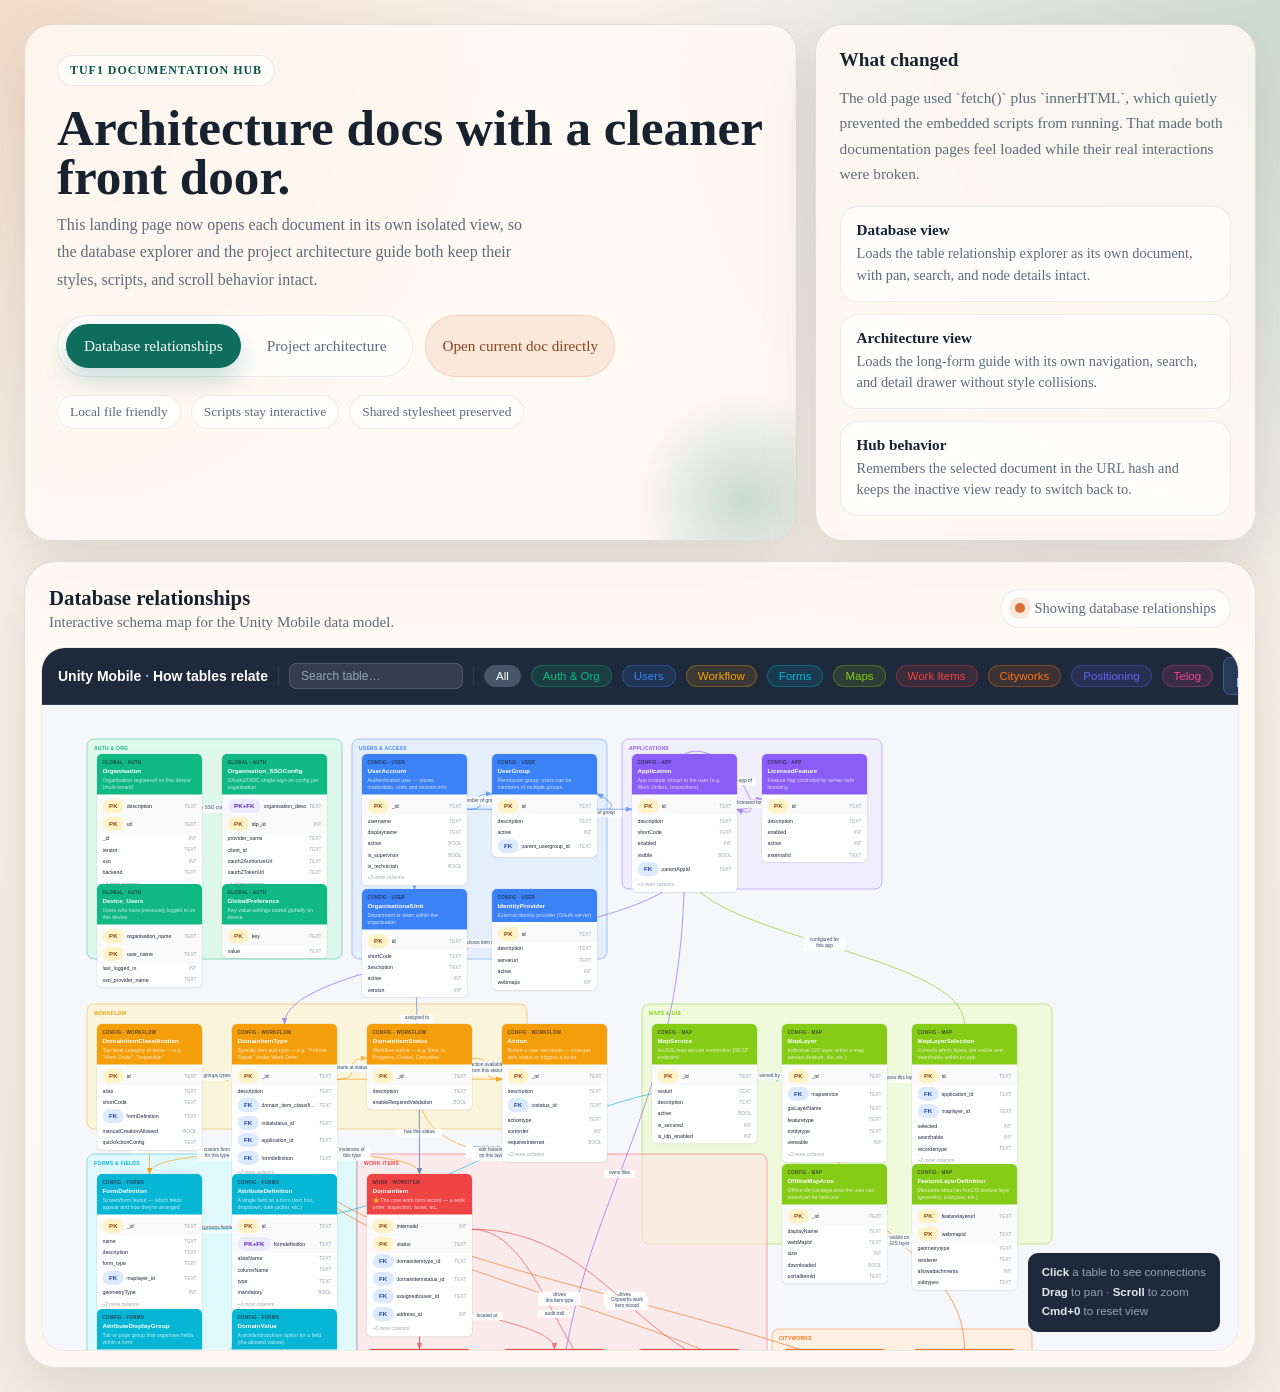
<file: index.html>
<!DOCTYPE html>
<html lang="en">
<head>
  <meta charset="UTF-8" />
  <meta name="viewport" content="width=device-width, initial-scale=1.0" />
  <title>TUF1 Docs Hub</title>
  <style>
    :root {
      --bg: #f4efe6;
      --panel: rgba(255, 251, 245, 0.82);
      --panel-strong: #fffaf2;
      --text: #18222f;
      --muted: #5f6b7a;
      --line: rgba(24, 34, 47, 0.12);
      --primary: #0f6d5f;
      --primary-strong: #0b5449;
      --accent: #d96f32;
      --shadow: 0 24px 60px rgba(43, 33, 24, 0.12);
      --radius-xl: 28px;
      --radius-lg: 18px;
      --radius-md: 12px;
    }

    * {
      box-sizing: border-box;
    }

    html,
    body {
      margin: 0;
      min-height: 100%;
      font-family: Georgia, "Times New Roman", serif;
      color: var(--text);
      background:
        radial-gradient(circle at top left, rgba(217, 111, 50, 0.18), transparent 30%),
        radial-gradient(circle at top right, rgba(15, 109, 95, 0.18), transparent 34%),
        linear-gradient(180deg, #f8f3eb 0%, var(--bg) 100%);
    }

    body {
      min-height: 100vh;
      padding: 24px;
    }

    .shell {
      max-width: 1500px;
      margin: 0 auto;
      display: grid;
      gap: 20px;
    }

    .hero {
      display: grid;
      grid-template-columns: minmax(0, 1.4fr) minmax(280px, 0.8fr);
      gap: 18px;
      align-items: stretch;
    }

    .hero-card,
    .meta-card,
    .viewer-card {
      border: 1px solid var(--line);
      background: var(--panel);
      backdrop-filter: blur(16px);
      box-shadow: var(--shadow);
    }

    .hero-card {
      border-radius: var(--radius-xl);
      padding: 30px 32px;
      position: relative;
      overflow: hidden;
    }

    .hero-card::after {
      content: "";
      position: absolute;
      inset: auto -60px -70px auto;
      width: 220px;
      height: 220px;
      border-radius: 50%;
      background: radial-gradient(circle, rgba(15, 109, 95, 0.22), transparent 70%);
      pointer-events: none;
    }

    .eyebrow {
      display: inline-flex;
      align-items: center;
      gap: 8px;
      padding: 7px 12px;
      border-radius: 999px;
      background: rgba(255, 255, 255, 0.66);
      border: 1px solid rgba(24, 34, 47, 0.08);
      color: var(--primary-strong);
      font-size: 12px;
      font-weight: 700;
      letter-spacing: 0.08em;
      text-transform: uppercase;
    }

    h1 {
      margin: 18px 0 10px;
      font-size: clamp(2.2rem, 4vw, 4rem);
      line-height: 0.95;
      font-weight: 700;
    }

    .hero-copy {
      max-width: 60ch;
      font-size: 1rem;
      line-height: 1.7;
      color: var(--muted);
      margin: 0 0 22px;
    }

    .actions {
      display: flex;
      flex-wrap: wrap;
      gap: 12px;
      margin-bottom: 18px;
    }

    .segmented {
      display: inline-flex;
      flex-wrap: wrap;
      gap: 8px;
      padding: 8px;
      border-radius: 999px;
      background: rgba(255, 255, 255, 0.72);
      border: 1px solid rgba(24, 34, 47, 0.08);
    }

    .view-button {
      appearance: none;
      border: 0;
      border-radius: 999px;
      padding: 12px 18px;
      min-height: 44px;
      background: transparent;
      color: var(--muted);
      font: inherit;
      font-size: 0.96rem;
      cursor: pointer;
      transition: background 0.2s ease, color 0.2s ease, transform 0.2s ease;
    }

    .view-button:hover,
    .view-button:focus-visible {
      background: rgba(15, 109, 95, 0.1);
      color: var(--primary-strong);
      outline: none;
    }

    .view-button.active {
      background: var(--primary);
      color: #fff;
      box-shadow: 0 12px 24px rgba(15, 109, 95, 0.22);
    }

    .quick-link {
      display: inline-flex;
      align-items: center;
      justify-content: center;
      min-height: 44px;
      padding: 12px 16px;
      border-radius: 999px;
      background: rgba(217, 111, 50, 0.12);
      border: 1px solid rgba(217, 111, 50, 0.18);
      color: #8a451f;
      text-decoration: none;
      font-size: 0.95rem;
    }

    .hero-notes {
      display: flex;
      flex-wrap: wrap;
      gap: 10px;
    }

    .chip {
      padding: 8px 12px;
      border-radius: 999px;
      background: rgba(255, 255, 255, 0.78);
      border: 1px solid rgba(24, 34, 47, 0.08);
      color: var(--muted);
      font-size: 0.84rem;
    }

    .meta-card {
      border-radius: var(--radius-xl);
      padding: 24px;
      display: grid;
      gap: 14px;
      align-content: start;
    }

    .meta-card h2 {
      margin: 0;
      font-size: 1.2rem;
    }

    .meta-card p {
      margin: 0;
      color: var(--muted);
      line-height: 1.65;
      font-size: 0.96rem;
    }

    .meta-list {
      display: grid;
      gap: 12px;
      margin-top: 6px;
    }

    .meta-item {
      padding: 14px 16px;
      border-radius: var(--radius-lg);
      background: rgba(255, 255, 255, 0.74);
      border: 1px solid rgba(24, 34, 47, 0.08);
    }

    .meta-item strong {
      display: block;
      margin-bottom: 4px;
      font-size: 0.95rem;
    }

    .meta-item span {
      color: var(--muted);
      font-size: 0.9rem;
      line-height: 1.5;
    }

    .viewer-card {
      border-radius: 32px;
      padding: 16px;
    }

    .viewer-topbar {
      display: flex;
      flex-wrap: wrap;
      gap: 12px;
      align-items: center;
      justify-content: space-between;
      padding: 8px 8px 16px;
    }

    .viewer-copy {
      min-width: 0;
    }

    .viewer-title {
      margin: 0 0 4px;
      font-size: 1.3rem;
    }

    .viewer-subtitle {
      margin: 0;
      color: var(--muted);
      font-size: 0.94rem;
    }

    .viewer-status {
      display: inline-flex;
      align-items: center;
      gap: 10px;
      padding: 10px 14px;
      border-radius: 999px;
      background: rgba(255, 255, 255, 0.78);
      border: 1px solid rgba(24, 34, 47, 0.08);
      color: var(--muted);
      font-size: 0.9rem;
    }

    .viewer-status::before {
      content: "";
      width: 10px;
      height: 10px;
      border-radius: 50%;
      background: var(--accent);
      box-shadow: 0 0 0 6px rgba(217, 111, 50, 0.15);
    }

    .frame-stack {
      position: relative;
      border-radius: 24px;
      overflow: hidden;
      background: var(--panel-strong);
      border: 1px solid rgba(24, 34, 47, 0.08);
      min-height: min(78vh, 940px);
    }

    .doc-frame {
      width: 100%;
      height: min(78vh, 940px);
      border: 0;
      display: none;
      background: #fff;
    }

    .doc-frame.active {
      display: block;
    }

    .loading {
      position: absolute;
      inset: 0;
      display: grid;
      place-items: center;
      background:
        linear-gradient(180deg, rgba(255, 250, 242, 0.96), rgba(255, 250, 242, 0.88));
      color: var(--muted);
      font-size: 0.95rem;
      letter-spacing: 0.03em;
      transition: opacity 0.25s ease, visibility 0.25s ease;
      z-index: 2;
    }

    .loading.hidden {
      opacity: 0;
      visibility: hidden;
      pointer-events: none;
    }

    .loading span {
      display: inline-flex;
      align-items: center;
      gap: 12px;
      padding: 14px 18px;
      border-radius: 999px;
      background: rgba(255, 255, 255, 0.85);
      border: 1px solid rgba(24, 34, 47, 0.08);
    }

    .loading span::before {
      content: "";
      width: 16px;
      height: 16px;
      border-radius: 50%;
      border: 2px solid rgba(15, 109, 95, 0.22);
      border-top-color: var(--primary);
      animation: spin 0.85s linear infinite;
    }

    @keyframes spin {
      to {
        transform: rotate(360deg);
      }
    }

    @media (max-width: 980px) {
      body {
        padding: 14px;
      }

      .hero {
        grid-template-columns: 1fr;
      }

      .hero-card,
      .meta-card,
      .viewer-card {
        border-radius: 24px;
      }

      .frame-stack,
      .doc-frame {
        min-height: 72vh;
        height: 72vh;
      }
    }

    @media (max-width: 640px) {
      .hero-card,
      .meta-card,
      .viewer-card {
        padding-left: 18px;
        padding-right: 18px;
      }

      .hero-card {
        padding-top: 22px;
        padding-bottom: 22px;
      }

      h1 {
        line-height: 1.02;
      }

      .viewer-topbar {
        padding-left: 0;
        padding-right: 0;
      }
    }
  </style>
</head>
<body>
  <main class="shell">
    <section class="hero">
      <article class="hero-card">
        <div class="eyebrow">TUF1 Documentation Hub</div>
        <h1>Architecture docs with a cleaner front door.</h1>
        <p class="hero-copy">
          This landing page now opens each document in its own isolated view, so the database explorer and the project
          architecture guide both keep their styles, scripts, and scroll behavior intact.
        </p>
        <div class="actions">
          <div class="segmented" role="tablist" aria-label="Documentation views">
            <button class="view-button active" type="button" data-view="database" role="tab" aria-selected="true">
              Database relationships
            </button>
            <button class="view-button" type="button" data-view="architecture" role="tab" aria-selected="false">
              Project architecture
            </button>
          </div>
          <a class="quick-link" id="openCurrentDoc" href="db_arch.html" target="_blank" rel="noopener noreferrer">
            Open current doc directly
          </a>
        </div>
        <div class="hero-notes">
          <span class="chip">Local file friendly</span>
          <span class="chip">Scripts stay interactive</span>
          <span class="chip">Shared stylesheet preserved</span>
        </div>
      </article>

      <aside class="meta-card">
        <h2>What changed</h2>
        <p>
          The old page used `fetch()` plus `innerHTML`, which quietly prevented the embedded scripts from running. That
          made both documentation pages feel loaded while their real interactions were broken.
        </p>
        <div class="meta-list">
          <div class="meta-item">
            <strong>Database view</strong>
            <span>Loads the table relationship explorer as its own document, with pan, search, and node details intact.</span>
          </div>
          <div class="meta-item">
            <strong>Architecture view</strong>
            <span>Loads the long-form guide with its own navigation, search, and detail drawer without style collisions.</span>
          </div>
          <div class="meta-item">
            <strong>Hub behavior</strong>
            <span>Remembers the selected document in the URL hash and keeps the inactive view ready to switch back to.</span>
          </div>
        </div>
      </aside>
    </section>

    <section class="viewer-card">
      <div class="viewer-topbar">
        <div class="viewer-copy">
          <h2 class="viewer-title" id="viewerTitle">Database relationships</h2>
          <p class="viewer-subtitle" id="viewerSubtitle">Interactive schema map for the Unity Mobile data model.</p>
        </div>
        <div class="viewer-status" id="viewerStatus">Ready</div>
      </div>

      <div class="frame-stack">
        <div class="loading" id="loadingState">
          <span>Loading document</span>
        </div>
        <iframe
          class="doc-frame active"
          id="frame-database"
          title="Database relationships documentation"
          src="db_arch.html"
        ></iframe>
        <iframe
          class="doc-frame"
          id="frame-architecture"
          title="Project architecture documentation"
          data-src="project_arch.html"
        ></iframe>
      </div>
    </section>
  </main>

  <script>
    const views = {
      database: {
        id: "database",
        title: "Database relationships",
        subtitle: "Interactive schema map for the Unity Mobile data model.",
        src: "db_arch.html"
      },
      architecture: {
        id: "architecture",
        title: "Project architecture",
        subtitle: "Long-form system guide with sections, search, and module detail panels.",
        src: "project_arch.html"
      }
    };

    const buttons = Array.from(document.querySelectorAll(".view-button"));
    const frames = {
      database: document.getElementById("frame-database"),
      architecture: document.getElementById("frame-architecture")
    };

    const loadingState = document.getElementById("loadingState");
    const viewerTitle = document.getElementById("viewerTitle");
    const viewerSubtitle = document.getElementById("viewerSubtitle");
    const viewerStatus = document.getElementById("viewerStatus");
    const openCurrentDoc = document.getElementById("openCurrentDoc");
    const loadedViews = new Set();

    function getRequestedView() {
      const hash = window.location.hash.replace("#", "");
      return views[hash] ? hash : "database";
    }

    function showLoading(message) {
      viewerStatus.textContent = message;
      loadingState.classList.remove("hidden");
    }

    function hideLoading(message) {
      viewerStatus.textContent = message;
      loadingState.classList.add("hidden");
    }

    function ensureFrameLoaded(viewId) {
      const frame = frames[viewId];
      const src = frame.getAttribute("data-src");
      if (src) {
        frame.src = src;
        frame.removeAttribute("data-src");
      }
    }

    function activateView(viewId, updateHash = true) {
      const view = views[viewId] || views.database;
      ensureFrameLoaded(view.id);

      buttons.forEach((button) => {
        const isActive = button.dataset.view === view.id;
        button.classList.toggle("active", isActive);
        button.setAttribute("aria-selected", String(isActive));
      });

      Object.entries(frames).forEach(([id, frame]) => {
        frame.classList.toggle("active", id === view.id);
      });

      viewerTitle.textContent = view.title;
      viewerSubtitle.textContent = view.subtitle;
      openCurrentDoc.href = view.src;

      if (loadedViews.has(view.id)) {
        hideLoading("Showing " + view.title.toLowerCase());
      } else {
        showLoading("Opening " + view.title.toLowerCase());
      }

      if (updateHash && window.location.hash !== "#" + view.id) {
        window.location.hash = view.id;
      }
    }

    buttons.forEach((button) => {
      button.addEventListener("click", () => activateView(button.dataset.view));
    });

    Object.entries(frames).forEach(([id, frame]) => {
      frame.addEventListener("load", () => {
        loadedViews.add(id);
        if (!frame.classList.contains("active")) {
          return;
        }
        hideLoading("Showing " + views[id].title.toLowerCase());
      });
    });

    window.addEventListener("hashchange", () => {
      activateView(getRequestedView(), false);
    });

    activateView(getRequestedView(), false);
  </script>
</body>
</html>
</file>
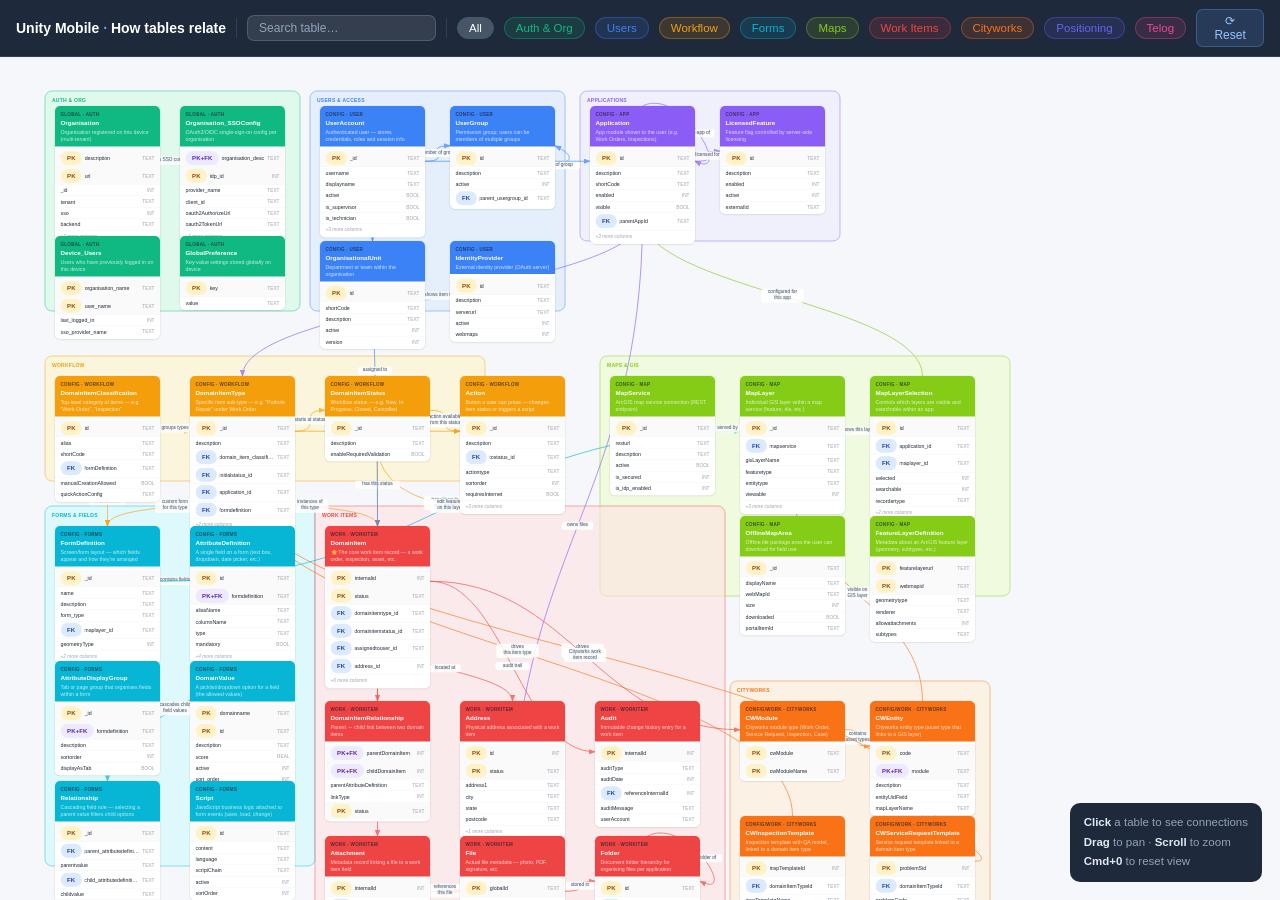
<file: db_arch.html>
<!DOCTYPE html>
<html lang="en">
<head>
  <meta charset="UTF-8" />
  <meta name="viewport" content="width=device-width, initial-scale=1.0" />
  <title>Unity Mobile - Database Relationships</title>
  <link rel="stylesheet" href="styles.css" />
  <style>
    body {
      overflow: hidden;
      height: 100vh;
    }
  </style>
</head>
<body>
<div>

  <div id="toolbar">
    <h1>Unity Mobile <span>·</span> How tables relate</h1>
    <div class="sep"></div>
    <input id="search" placeholder="Search table…" autocomplete="off" />
    <div class="sep"></div>
    <button class="filter-btn active" data-area="all">All</button>
    <button class="filter-btn" data-area="auth" style="--c:#10b981">Auth &amp; Org</button>
    <button class="filter-btn" data-area="user" style="--c:#3b82f6">Users</button>
    <button class="filter-btn" data-area="workflow" style="--c:#f59e0b">Workflow</button>
    <button class="filter-btn" data-area="forms" style="--c:#06b6d4">Forms</button>
    <button class="filter-btn" data-area="map" style="--c:#84cc16">Maps</button>
    <button class="filter-btn" data-area="workitem" style="--c:#ef4444">Work Items</button>
    <button class="filter-btn" data-area="cityworks" style="--c:#f97316">Cityworks</button>
    <button class="filter-btn" data-area="positioning" style="--c:#6366f1">Positioning</button>
    <button class="filter-btn" data-area="telog" style="--c:#ec4899">Telog</button>
    <button id="btn-reset">⟳ Reset</button>
  </div>

  <div id="canvas-outer">
    <div id="canvas">
      <svg id="arrows-svg"></svg>
    </div>
  </div>

  <div id="info-panel">
    <button id="close-panel">✕</button>
    <h2 id="ip-name"></h2>
    <div class="ip-db" id="ip-db"></div>
    <div class="ip-desc" id="ip-desc"></div>
    <div class="ip-section">Columns</div>
    <div id="ip-cols"></div>
    <div class="ip-section">Relationships</div>
    <div id="ip-rels"></div>
  </div>

  <div id="tooltip"></div>

  <script>
    // ═══════════════════════════════════════════════════════════
    // AREA CONFIG
    // ═══════════════════════════════════════════════════════════
    const AREAS = {
      auth: { label: 'Auth & Org', color: '#10b981', light: '#d1fae5', db: 'global' },
      user: { label: 'Users & Access', color: '#3b82f6', light: '#dbeafe', db: 'config' },
      app: { label: 'Applications', color: '#8b5cf6', light: '#ede9fe', db: 'config' },
      workflow: { label: 'Workflow', color: '#f59e0b', light: '#fef3c7', db: 'config' },
      forms: { label: 'Forms & Fields', color: '#06b6d4', light: '#cffafe', db: 'config' },
      map: { label: 'Maps & GIS', color: '#84cc16', light: '#ecfccb', db: 'config' },
      workitem: { label: 'Work Items', color: '#ef4444', light: '#fee2e2', db: 'work' },
      cityworks: { label: 'Cityworks', color: '#f97316', light: '#ffedd5', db: 'config/work' },
      positioning: { label: 'Positioning', color: '#6366f1', light: '#e0e7ff', db: 'tpsdk' },
      telog: { label: 'Telog Sensors', color: '#ec4899', light: '#fce7f3', db: 'work' },
    };

    // ═══════════════════════════════════════════════════════════
    // NODES (id, area, x, y = top-left corner, cols, desc)
    // ═══════════════════════════════════════════════════════════
    // col format: [name, type, flag]  flag: 'PK' | 'FK' | 'PK+FK' | ''
    const N = (id, area, x, y, desc, cols) => ({ id, area, x, y, desc, cols });
    const nodes = [

      // ── AUTH & ORG (top-left) ──────────────────────────────
      N('Organisation', 'auth', 30, 80,
        'Organisation registered on this device (multi-tenant)',
        [['description', 'TEXT', 'PK'], ['url', 'TEXT', 'PK'], ['_id', 'INT', ''], ['tenant', 'TEXT', ''], ['sso', 'INT', ''], ['backend', 'TEXT', ''], ['organisationId', 'TEXT', ''], ['gisUrl', 'TEXT', '']]),

      N('Organisation_SSOConfig', 'auth', 280, 80,
        'OAuth2/OIDC single-sign-on config per organisation',
        [['organisation_desc', 'TEXT', 'PK+FK'], ['idp_id', 'INT', 'PK'], ['provider_name', 'TEXT', ''], ['client_id', 'TEXT', ''], ['oauth2AuthorizeUrl', 'TEXT', ''], ['oauth2TokenUrl', 'TEXT', ''], ['scope', 'TEXT', '']]),

      N('Device_Users', 'auth', 30, 340,
        'Users who have previously logged in on this device',
        [['organisation_name', 'TEXT', 'PK'], ['user_name', 'TEXT', 'PK'], ['last_logged_in', 'INT', ''], ['sso_provider_name', 'TEXT', '']]),

      N('GlobalPreference', 'auth', 280, 340,
        'Key-value settings stored globally on device',
        [['key', 'TEXT', 'PK'], ['value', 'TEXT', '']]),

      // ── USERS & ACCESS (top-center) ────────────────────────
      N('UserAccount', 'user', 560, 80,
        'Authenticated user — stores credentials, roles and session info',
        [['_id', 'TEXT', 'PK'], ['username', 'TEXT', ''], ['displayname', 'TEXT', ''], ['active', 'BOOL', ''], ['is_supervisor', 'BOOL', ''], ['is_technician', 'BOOL', ''], ['is_rtu_manager', 'BOOL', ''], ['mfaRequired', 'BOOL', ''], ['sessionTimeout', 'INT', '']]),

      N('UserGroup', 'user', 820, 80,
        'Permission group; users can be members of multiple groups',
        [['id', 'TEXT', 'PK'], ['description', 'TEXT', ''], ['active', 'INT', ''], ['parent_usergroup_id', 'TEXT', 'FK']]),

      N('OrganisationalUnit', 'user', 560, 350,
        'Department or team within the organisation',
        [['id', 'TEXT', 'PK'], ['shortCode', 'TEXT', ''], ['description', 'TEXT', ''], ['active', 'INT', ''], ['version', 'INT', '']]),

      N('IdentityProvider', 'user', 820, 350,
        'External identity provider (OAuth server)',
        [['id', 'TEXT', 'PK'], ['description', 'TEXT', ''], ['serverurl', 'TEXT', ''], ['active', 'INT', ''], ['webmaps', 'INT', '']]),

      // ── APPLICATIONS (top-right) ───────────────────────────
      N('Application', 'app', 1100, 80,
        'App module shown to the user (e.g. Work Orders, Inspections)',
        [['id', 'TEXT', 'PK'], ['description', 'TEXT', ''], ['shortCode', 'TEXT', ''], ['enabled', 'INT', ''], ['visible', 'BOOL', ''], ['parentAppId', 'TEXT', 'FK'], ['formDefinitionId', 'TEXT', 'FK'], ['sync_status', 'TEXT', ''], ['lastOpened', 'TEXT', '']]),

      N('LicensedFeature', 'app', 1360, 80,
        'Feature flag controlled by server-side licensing',
        [['id', 'TEXT', 'PK'], ['description', 'TEXT', ''], ['enabled', 'INT', ''], ['active', 'INT', ''], ['externalId', 'TEXT', '']]),

      // ── WORKFLOW ENGINE (middle band) ──────────────────────
      N('DomainItemClassification', 'workflow', 30, 620,
        'Top-level category of items — e.g. "Work Order", "Inspection"',
        [['id', 'TEXT', 'PK'], ['alias', 'TEXT', ''], ['shortCode', 'TEXT', ''], ['formDefinition', 'TEXT', 'FK'], ['manualCreationAllowed', 'BOOL', ''], ['quickActionConfig', 'TEXT', '']]),

      N('DomainItemType', 'workflow', 300, 620,
        'Specific item sub-type — e.g. "Pothole Repair" under Work Order',
        [['_id', 'TEXT', 'PK'], ['description', 'TEXT', ''], ['domain_item_classification_id', 'TEXT', 'FK'], ['initialstatus_id', 'TEXT', 'FK'], ['application_id', 'TEXT', 'FK'], ['formdefinition', 'TEXT', 'FK'], ['internal_name', 'TEXT', ''], ['can_create_new', 'BOOL', '']]),

      N('DomainItemStatus', 'workflow', 570, 620,
        'Workflow status — e.g. New, In Progress, Closed, Cancelled',
        [['_id', 'TEXT', 'PK'], ['description', 'TEXT', ''], ['enableRequiredValidation', 'BOOL', '']]),

      N('Action', 'workflow', 840, 620,
        'Button a user can press — changes item status or triggers a script',
        [['_id', 'TEXT', 'PK'], ['description', 'TEXT', ''], ['tostatus_id', 'TEXT', 'FK'], ['actiontype', 'TEXT', ''], ['sortorder', 'INT', ''], ['requiresInternet', 'BOOL', ''], ['requiresSignature', 'BOOL', ''], ['skipValidation', 'BOOL', ''], ['canApplyOnCreate', 'BOOL', '']]),

      // ── FORMS & FIELDS (left band) ─────────────────────────
      N('FormDefinition', 'forms', 30, 920,
        'Screen/form layout — which fields appear and how they\'re arranged',
        [['_id', 'TEXT', 'PK'], ['name', 'TEXT', ''], ['description', 'TEXT', ''], ['form_type', 'TEXT', ''], ['maplayer_id', 'TEXT', 'FK'], ['geometryType', 'INT', ''], ['scoring_enabled', 'INT', ''], ['attachment_config', 'TEXT', '']]),

      N('AttributeDefinition', 'forms', 300, 920,
        'A single field on a form (text box, dropdown, date picker, etc.)',
        [['id', 'TEXT', 'PK'], ['formdefinition', 'TEXT', 'PK+FK'], ['aliasName', 'TEXT', ''], ['columnName', 'TEXT', ''], ['type', 'TEXT', ''], ['mandatory', 'BOOL', ''], ['editable', 'BOOL', ''], ['sortOrder', 'INT', ''], ['referenceDataTable', 'TEXT', 'FK'], ['config', 'TEXT', '']]),

      N('AttributeDisplayGroup', 'forms', 30, 1190,
        'Tab or page group that organises fields within a form',
        [['_id', 'TEXT', 'PK'], ['formdefinition', 'TEXT', 'PK+FK'], ['description', 'TEXT', ''], ['sortorder', 'INT', ''], ['displayAsTab', 'BOOL', '']]),

      N('DomainValue', 'forms', 300, 1190,
        'A picklist/dropdown option for a field (the allowed values)',
        [['domainname', 'TEXT', 'PK'], ['id', 'TEXT', 'PK'], ['description', 'TEXT', ''], ['score', 'REAL', ''], ['active', 'INT', ''], ['sort_order', 'INT', '']]),

      N('Relationship', 'forms', 30, 1430,
        'Cascading field rule — selecting a parent value filters child options',
        [['_id', 'TEXT', 'PK'], ['parent_attributedefinition_id', 'TEXT', 'FK'], ['parentvalue', 'TEXT', ''], ['child_attributedefinition_id', 'TEXT', 'FK'], ['childvalue', 'TEXT', ''], ['defaultvalue', 'TEXT', '']]),

      N('Script', 'forms', 300, 1430,
        'JavaScript business logic attached to form events (save, load, change)',
        [['id', 'TEXT', 'PK'], ['content', 'TEXT', ''], ['language', 'TEXT', ''], ['scriptChain', 'TEXT', ''], ['active', 'INT', ''], ['sortOrder', 'INT', '']]),

      // ── MAPS & GIS (right band) ────────────────────────────
      N('MapService', 'map', 1140, 620,
        'ArcGIS map service connection (REST endpoint)',
        [['_id', 'TEXT', 'PK'], ['resturl', 'TEXT', ''], ['description', 'TEXT', ''], ['active', 'BOOL', ''], ['is_secured', 'INT', ''], ['is_idp_enabled', 'INT', '']]),

      N('MapLayer', 'map', 1400, 620,
        'Individual GIS layer within a map service (feature, tile, etc.)',
        [['_id', 'TEXT', 'PK'], ['mapservice', 'TEXT', 'FK'], ['gisLayerName', 'TEXT', ''], ['featuretype', 'TEXT', ''], ['entitytype', 'TEXT', ''], ['viewable', 'INT', ''], ['webmapid', 'TEXT', ''], ['hasSubtypes', 'BOOL', ''], ['layertype', 'TEXT', '']]),

      N('MapLayerSelection', 'map', 1660, 620,
        'Controls which layers are visible and searchable within an app',
        [['id', 'TEXT', 'PK'], ['application_id', 'TEXT', 'FK'], ['maplayer_id', 'TEXT', 'FK'], ['selected', 'INT', ''], ['searchable', 'INT', ''], ['recordertype', 'TEXT', ''], ['downloadinterval', 'INT', ''], ['opacity', 'REAL', '']]),

      N('OfflineMapArea', 'map', 1400, 900,
        'Offline tile package area the user can download for field use',
        [['_id', 'TEXT', 'PK'], ['displayName', 'TEXT', ''], ['webMapId', 'TEXT', ''], ['size', 'INT', ''], ['downloaded', 'BOOL', ''], ['portalItemId', 'TEXT', '']]),

      N('FeatureLayerDefinition', 'map', 1660, 900,
        'Metadata about an ArcGIS feature layer (geometry, subtypes, etc.)',
        [['featurelayerurl', 'TEXT', 'PK'], ['webmapid', 'TEXT', 'PK'], ['geometrytype', 'TEXT', ''], ['renderer', 'TEXT', ''], ['allowattachments', 'INT', ''], ['subtypes', 'TEXT', '']]),

      // ── WORK ITEMS — the runtime data (center-bottom) ──────
      N('DomainItem', 'workitem', 570, 920,
        '⭐ The core work item record — a work order, inspection, asset, etc.',
        [['internalid', 'INT', 'PK'], ['status', 'TEXT', 'PK'], ['domainitemtype_id', 'TEXT', 'FK'], ['domainitemstatus_id', 'TEXT', 'FK'], ['assignedtouser_id', 'TEXT', 'FK'], ['address_id', 'INT', 'FK'], ['server_id', 'TEXT', ''], ['is_new', 'BOOL', ''], ['values_json', 'JSON', ''], ['relateditemtype', 'TEXT', ''], ['sync_status', 'TEXT', ''], ['guid', 'TEXT', '']]),

      N('DomainItemRelationship', 'workitem', 570, 1270,
        'Parent ↔ child link between two domain items',
        [['parentDomainItem', 'INT', 'PK+FK'], ['childDomainItem', 'INT', 'PK+FK'], ['parentAttributeDefinition', 'TEXT', ''], ['linkType', 'INT', ''], ['status', 'TEXT', 'PK']]),

      N('Address', 'workitem', 840, 1270,
        'Physical address associated with a work item',
        [['id', 'INT', 'PK'], ['status', 'TEXT', 'PK'], ['address1', 'TEXT', ''], ['city', 'TEXT', ''], ['state', 'TEXT', ''], ['postcode', 'TEXT', ''], ['server_id', 'TEXT', '']]),

      N('Audit', 'workitem', 1110, 1270,
        'Immutable change history entry for a work item',
        [['internalId', 'INT', 'PK'], ['auditType', 'TEXT', ''], ['auditDate', 'INT', ''], ['referenceInternalId', 'INT', 'FK'], ['auditMessage', 'TEXT', ''], ['userAccount', 'TEXT', '']]),

      N('Attachment', 'workitem', 570, 1540,
        'Metadata record linking a file to a work item field',
        [['internalId', 'INT', 'PK'], ['fileGlobalId', 'TEXT', 'FK'], ['status', 'TEXT', 'PK'], ['relatedItemInternalId', 'INT', 'FK'], ['secondaryRelatedItemInternalId', 'INT', 'FK'], ['attributeDefinitionId', 'TEXT', 'FK'], ['active', 'INT', ''], ['description', 'TEXT', '']]),

      N('File', 'workitem', 840, 1540,
        'Actual file metadata — photo, PDF, signature, etc.',
        [['globalId', 'TEXT', 'PK'], ['name', 'TEXT', ''], ['filename', 'TEXT', ''], ['contentType', 'TEXT', ''], ['size', 'INT', ''], ['downloaded', 'INT', ''], ['uploaded', 'INT', ''], ['folderId', 'TEXT', 'FK'], ['applicationId', 'TEXT', 'FK'], ['lastModifiedDate', 'INT', '']]),

      N('Folder', 'workitem', 1110, 1540,
        'Document folder hierarchy for organising files per application',
        [['id', 'TEXT', 'PK'], ['applicationId', 'TEXT', 'FK'], ['name', 'TEXT', ''], ['parentFolderId', 'TEXT', 'FK'], ['canUpload', 'INT', '']]),

      // ── CITYWORKS INTEGRATION ──────────────────────────────
      N('CWModule', 'cityworks', 1400, 1270,
        'Cityworks module type (Work Order, Service Request, Inspection, Case)',
        [['cwModule', 'TEXT', 'PK'], ['cwModuleName', 'TEXT', 'PK']]),

      N('CWEntity', 'cityworks', 1660, 1270,
        'Cityworks entity type (asset type that links to a GIS layer)',
        [['code', 'TEXT', 'PK'], ['module', 'TEXT', 'PK+FK'], ['description', 'TEXT', ''], ['entityUidField', 'TEXT', ''], ['mapLayerName', 'TEXT', '']]),

      N('CWInspectionTemplate', 'cityworks', 1400, 1500,
        'Inspection template with QA model, linked to a domain item type',
        [['inspTemplateId', 'INT', 'PK'], ['domainItemTypeId', 'TEXT', 'FK'], ['inspTemplateName', 'TEXT', ''], ['isActive', 'INT', ''], ['qaModel', 'INT', ''], ['priority', 'TEXT', '']]),

      N('CWServiceRequestTemplate', 'cityworks', 1660, 1500,
        'Service request template linked to a domain item type',
        [['problemSid', 'INT', 'PK'], ['domainItemTypeId', 'TEXT', 'FK'], ['problemCode', 'TEXT', ''], ['priority', 'TEXT', ''], ['applyToEntity', 'TEXT', 'FK']]),

      N('CWSavedQueries', 'cityworks', 1400, 1730,
        'Saved Cityworks search query the user can run',
        [['createdBySid', 'INT', 'PK'], ['id', 'INT', 'PK'], ['name', 'TEXT', ''], ['queryType', 'TEXT', ''], ['isDownloaded', 'INT', ''], ['query', 'TEXT', '']]),

      // ── POSITIONING / GNSS ────────────────────────────────
      N('NtripServer', 'positioning', 30, 1720,
        'NTRIP caster server that streams GNSS correction data',
        [['id', 'TEXT', 'PK'], ['url', 'TEXT', ''], ['port', 'INT', ''], ['userName', 'TEXT', ''], ['correctionDatum', 'TEXT', ''], ['active', 'INT', '']]),

      N('NtripSource', 'positioning', 280, 1720,
        'Mount point / stream source on an NTRIP server',
        [['id', 'TEXT', 'PK'], ['ntripServer', 'TEXT', 'FK'], ['source', 'TEXT', ''], ['description', 'TEXT', ''], ['active', 'INT', '']]),

      N('Device', 'positioning', 30, 1960,
        'Paired GNSS hardware device (Bluetooth/USB)',
        [['address', 'TEXT', 'PK'], ['name', 'TEXT', ''], ['lastConnected', 'INT', '']]),

      N('PositioningConfig', 'positioning', 280, 1960,
        'Named positioning profile (accuracy settings, correction source)',
        [['id', 'TEXT', 'PK'], ['description', 'TEXT', ''], ['connectionType', 'INT', ''], ['primaryType', 'TEXT', ''], ['ntripServer', 'TEXT', 'FK'], ['ntripSource', 'TEXT', 'FK'], ['antennaHeight', 'REAL', ''], ['active', 'INT', '']]),

      // ── TELOG SENSORS ─────────────────────────────────────
      N('TelogSiteType', 'telog', 580, 1720,
        'Classification of a Telog monitoring site (water, gas, etc.)',
        [['name', 'TEXT', 'PK'], ['description', 'TEXT', ''], ['isCore', 'INT', ''], ['isDefault', 'INT', '']]),

      N('TelogMeasurementType', 'telog', 830, 1720,
        'Category of sensor measurement (pressure, flow, level…)',
        [['id', 'INT', 'PK'], ['classId', 'INT', ''], ['isHidden', 'INT', '']]),

      N('TelogMeasurementUnit', 'telog', 1080, 1720,
        'Unit of measurement (m³/h, bar, mm, etc.)',
        [['id', 'INT', 'PK'], ['shortName', 'TEXT', ''], ['longName', 'TEXT', ''], ['conversion', 'REAL', ''], ['isDefault', 'INT', '']]),

      N('TelogMeasurement', 'telog', 580, 1960,
        'A sensor measurement registered on a monitoring site',
        [['id', 'INT', 'PK'], ['name', 'TEXT', ''], ['siteId', 'INT', ''], ['typeId', 'INT', 'FK'], ['unitId', 'INT', 'FK'], ['isHidden', 'INT', ''], ['isVirtual', 'INT', '']]),

      N('TelogSensorChannel', 'telog', 830, 1960,
        'Physical sensor channel configuration (slope, offset, enabled)',
        [['recId', 'TEXT', 'PK'], ['channelIndex', 'INT', 'PK'], ['channelName', 'TEXT', ''], ['measurementId', 'INT', 'FK'], ['enabled', 'INT', ''], ['chnlType', 'INT', ''], ['displaySlope', 'REAL', ''], ['displayOffset', 'REAL', '']]),
    ];

    // ═══════════════════════════════════════════════════════════
    // LINKS (relationships between tables)
    // Each link: { from, to, fromSide, toSide, label, via }
    // 'via' = brief plain-English explanation of the column join
    // ═══════════════════════════════════════════════════════════
    const links = [
      // AUTH & ORG
      {
        from: 'Organisation', to: 'Organisation_SSOConfig', fromSide: 'right', toSide: 'left',
        label: 'has SSO config', via: 'description → organisation_desc'
      },
      {
        from: 'Organisation', to: 'Device_Users', fromSide: 'bottom', toSide: 'top',
        label: 'device tracks users', via: '(implicit: organisation_name)'
      },

      // USERS
      {
        from: 'UserAccount', to: 'OrganisationalUnit', fromSide: 'bottom', toSide: 'top',
        label: 'belongs to dept', via: 'via UserAccount_OrganisationalUnit'
      },
      {
        from: 'UserAccount', to: 'UserGroup', fromSide: 'right', toSide: 'left',
        label: 'member of group', via: 'via UserAccount_UserGroup'
      },
      {
        from: 'UserGroup', to: 'UserGroup', fromSide: 'bottom', toSide: 'right',
        label: 'child of group', via: 'parent_usergroup_id → id'
      },

      // USERS → APPLICATIONS
      {
        from: 'UserAccount', to: 'Application', fromSide: 'right', toSide: 'left',
        label: 'has access to', via: 'via UserAccount_Application'
      },

      // APPLICATIONS
      {
        from: 'Application', to: 'Application', fromSide: 'top', toSide: 'right',
        label: 'sub-app of', via: 'parentAppId → id'
      },
      {
        from: 'Application', to: 'LicensedFeature', fromSide: 'right', toSide: 'left',
        label: 'licensed for', via: 'via UserAccount_LicensedFeature'
      },

      // APPLICATION → WORKFLOW
      {
        from: 'Application', to: 'DomainItemType', fromSide: 'bottom', toSide: 'top',
        label: 'shows item types', via: 'via Application_DomainItemType'
      },

      // WORKFLOW CORE
      {
        from: 'DomainItemClassification', to: 'DomainItemType', fromSide: 'right', toSide: 'left',
        label: 'groups types', via: 'id → domain_item_classification_id'
      },
      {
        from: 'DomainItemType', to: 'DomainItemStatus', fromSide: 'right', toSide: 'left',
        label: 'starts at status', via: 'initialstatus_id → _id'
      },
      {
        from: 'DomainItemType', to: 'Action', fromSide: 'right', toSide: 'left',
        label: 'allowed actions', via: 'via DomainItemType_Action'
      },
      {
        from: 'DomainItemStatus', to: 'Action', fromSide: 'right', toSide: 'left',
        label: 'action available\nfrom this status', via: 'DomainItemType_Action.fromstatus_id'
      },
      {
        from: 'Action', to: 'DomainItemStatus', fromSide: 'bottom', toSide: 'bottom',
        label: 'transitions to\nnew status', via: 'tostatus_id → _id'
      },

      // WORKFLOW → FORMS
      {
        from: 'DomainItemClassification', to: 'FormDefinition', fromSide: 'bottom', toSide: 'top',
        label: 'default form', via: 'formDefinition → _id'
      },
      {
        from: 'DomainItemType', to: 'FormDefinition', fromSide: 'bottom', toSide: 'top',
        label: 'custom form\nfor this type', via: 'formdefinition → _id'
      },

      // FORMS → FIELDS
      {
        from: 'FormDefinition', to: 'AttributeDefinition', fromSide: 'right', toSide: 'left',
        label: 'contains fields', via: '_id → formdefinition'
      },
      {
        from: 'FormDefinition', to: 'AttributeDisplayGroup', fromSide: 'bottom', toSide: 'top',
        label: 'tab/page groups', via: '_id → formdefinition'
      },
      {
        from: 'AttributeDefinition', to: 'DomainValue', fromSide: 'bottom', toSide: 'top',
        label: 'picklist values', via: 'referenceDataTable → domainname'
      },
      {
        from: 'AttributeDefinition', to: 'Relationship', fromSide: 'bottom', toSide: 'top',
        label: 'cascades child\nfield values', via: 'id → parent_attributedefinition_id'
      },
      {
        from: 'AttributeDefinition', to: 'Script', fromSide: 'bottom', toSide: 'top',
        label: 'field-level script', via: 'script → id'
      },

      // FORMS → MAPS
      {
        from: 'FormDefinition', to: 'MapLayer', fromSide: 'right', toSide: 'left',
        label: 'edit features\non this layer', via: 'maplayer_id → _id'
      },

      // MAPS
      {
        from: 'MapLayer', to: 'MapService', fromSide: 'left', toSide: 'right',
        label: 'served by', via: 'mapservice → _id'
      },
      {
        from: 'MapLayerSelection', to: 'MapLayer', fromSide: 'left', toSide: 'right',
        label: 'shows this layer', via: 'maplayer_id → _id'
      },
      {
        from: 'MapLayerSelection', to: 'Application', fromSide: 'top', toSide: 'bottom',
        label: 'configured for\nthis app', via: 'application_id → id'
      },

      // APPLICATION → WORK ITEMS
      {
        from: 'Application', to: 'File', fromSide: 'bottom', toSide: 'top',
        label: 'owns files', via: 'id → applicationId'
      },

      // WORK ITEMS CORE
      {
        from: 'DomainItemType', to: 'DomainItem', fromSide: 'bottom', toSide: 'top',
        label: 'instances of\nthis type', via: '_id → domainitemtype_id'
      },
      {
        from: 'DomainItemStatus', to: 'DomainItem', fromSide: 'bottom', toSide: 'top',
        label: 'has this status', via: '_id → domainitemstatus_id'
      },
      {
        from: 'UserAccount', to: 'DomainItem', fromSide: 'bottom', toSide: 'top',
        label: 'assigned to', via: '_id → assignedtouser_id'
      },
      {
        from: 'DomainItem', to: 'Address', fromSide: 'bottom', toSide: 'top',
        label: 'located at', via: 'address_id → id'
      },
      {
        from: 'DomainItem', to: 'DomainItemRelationship', fromSide: 'bottom', toSide: 'top',
        label: 'parent or child\nof another item', via: 'internalid → parentDomainItem / childDomainItem'
      },
      {
        from: 'DomainItem', to: 'Audit', fromSide: 'right', toSide: 'left',
        label: 'audit trail', via: 'internalid → referenceInternalId'
      },

      // ATTACHMENTS
      {
        from: 'DomainItem', to: 'Attachment', fromSide: 'bottom', toSide: 'top',
        label: 'has attachments\n(photos, docs)', via: 'internalid → relatedItemInternalId'
      },
      {
        from: 'Attachment', to: 'File', fromSide: 'right', toSide: 'left',
        label: 'references\nthis file', via: 'fileGlobalId → globalId'
      },
      {
        from: 'File', to: 'Folder', fromSide: 'right', toSide: 'left',
        label: 'stored in', via: 'folderId → id'
      },
      {
        from: 'Folder', to: 'Folder', fromSide: 'top', toSide: 'right',
        label: 'subfolder of', via: 'parentFolderId → id'
      },

      // CITYWORKS
      {
        from: 'CWModule', to: 'CWEntity', fromSide: 'right', toSide: 'left',
        label: 'contains\nasset types', via: 'cwModule → module'
      },
      {
        from: 'CWEntity', to: 'MapLayer', fromSide: 'top', toSide: 'bottom',
        label: 'visible on\nGIS layer', via: 'mapLayerName via CWAssetAliases'
      },
      {
        from: 'CWInspectionTemplate', to: 'DomainItemType', fromSide: 'top', toSide: 'bottom',
        label: 'drives\nthis item type', via: 'domainItemTypeId → _id'
      },
      {
        from: 'CWServiceRequestTemplate', to: 'DomainItemType', fromSide: 'top', toSide: 'bottom',
        label: 'drives\nthis item type', via: 'domainItemTypeId → _id'
      },
      {
        from: 'CWServiceRequestTemplate', to: 'CWEntity', fromSide: 'right', toSide: 'bottom',
        label: 'applied to\nentity type', via: 'applyToEntity → code'
      },
      {
        from: 'DomainItem', to: 'CWModule', fromSide: 'right', toSide: 'left',
        label: 'Cityworks work\nitem record', via: 'relateditemtype (WO/SR/Inspection/Case)'
      },

      // POSITIONING
      {
        from: 'NtripSource', to: 'NtripServer', fromSide: 'left', toSide: 'bottom',
        label: 'stream from', via: 'ntripServer → id'
      },
      {
        from: 'PositioningConfig', to: 'NtripServer', fromSide: 'top', toSide: 'bottom',
        label: 'uses server', via: 'ntripServer → id'
      },
      {
        from: 'PositioningConfig', to: 'NtripSource', fromSide: 'left', toSide: 'bottom',
        label: 'uses source', via: 'ntripSource → id'
      },
      {
        from: 'Device', to: 'PositioningConfig', fromSide: 'right', toSide: 'left',
        label: 'configured\nwith profile', via: 'via PositioningConfigDevice'
      },

      // TELOG
      {
        from: 'TelogMeasurement', to: 'TelogMeasurementType', fromSide: 'right', toSide: 'left',
        label: 'measurement type', via: 'typeId → id'
      },
      {
        from: 'TelogMeasurement', to: 'TelogMeasurementUnit', fromSide: 'right', toSide: 'right',
        label: 'measured in', via: 'unitId → id'
      },
      {
        from: 'TelogSensorChannel', to: 'TelogMeasurement', fromSide: 'left', toSide: 'bottom',
        label: 'captures', via: 'measurementId → id'
      },
    ];

    // ═══════════════════════════════════════════════════════════
    // ZONE BACKGROUND RECTS (x, y, w, h, area)
    // ═══════════════════════════════════════════════════════════
    const zones = [
      { area: 'auth', x: 10, y: 50, w: 510, h: 440 },
      { area: 'user', x: 540, y: 50, w: 510, h: 440 },
      { area: 'app', x: 1080, y: 50, w: 520, h: 300 },
      { area: 'workflow', x: 10, y: 580, w: 880, h: 250 },
      { area: 'forms', x: 10, y: 880, w: 540, h: 720 },
      { area: 'map', x: 1120, y: 580, w: 820, h: 480 },
      { area: 'workitem', x: 550, y: 880, w: 820, h: 1000 },
      { area: 'cityworks', x: 1380, y: 1230, w: 520, h: 720 },
      { area: 'positioning', x: 10, y: 1680, w: 510, h: 440 },
      { area: 'telog', x: 560, y: 1680, w: 770, h: 440 },
    ];

    // ═══════════════════════════════════════════════════════════
    // CARD HEIGHT CALCULATION
    // ═══════════════════════════════════════════════════════════
    const CARD_W = 210;
    const CARD_HEAD_H = 65;
    const COL_ROW_H = 22;
    const MAX_COLS = 6;
    const FOOTER_H = 18;

    function cardHeight(node) {
      const visible = Math.min(node.cols.length, MAX_COLS);
      const hasMore = node.cols.length > MAX_COLS;
      return CARD_HEAD_H + visible * COL_ROW_H + (hasMore ? FOOTER_H : 0) + 6;
    }

    // Card center point
    function cardCenter(node) {
      return { x: node.x + CARD_W / 2, y: node.y + cardHeight(node) / 2 };
    }

    // Edge midpoint based on side
    function edgePoint(node, side) {
      const h = cardHeight(node);
      const x = node.x, y = node.y;
      if (side === 'left') return { x: x, y: y + h / 2 };
      if (side === 'right') return { x: x + CARD_W, y: y + h / 2 };
      if (side === 'top') return { x: x + CARD_W / 2, y: y };
      if (side === 'bottom') return { x: x + CARD_W / 2, y: y + h };
      return { x: x + CARD_W / 2, y: y + h / 2 };
    }

    // ═══════════════════════════════════════════════════════════
    // BUILD NODE MAP
    // ═══════════════════════════════════════════════════════════
    const nodeMap = {};
    nodes.forEach(n => nodeMap[n.id] = n);

    // ═══════════════════════════════════════════════════════════
    // RENDER ZONES
    // ═══════════════════════════════════════════════════════════
    const svg = document.getElementById('arrows-svg');
    svg.setAttribute('width', '2600');
    svg.setAttribute('height', '2400');

    // Defs
    const defs = document.createElementNS('http://www.w3.org/2000/svg', 'defs');
    svg.appendChild(defs);

    // Arrowhead markers per area color
    Object.entries(AREAS).forEach(([area, cfg]) => {
      const m = document.createElementNS('http://www.w3.org/2000/svg', 'marker');
      m.setAttribute('id', `arr-${area}`);
      m.setAttribute('markerWidth', '8'); m.setAttribute('markerHeight', '6');
      m.setAttribute('refX', '7'); m.setAttribute('refY', '3');
      m.setAttribute('orient', 'auto');
      const p = document.createElementNS('http://www.w3.org/2000/svg', 'polygon');
      p.setAttribute('points', '0 0, 8 3, 0 6');
      p.setAttribute('fill', cfg.color);
      m.appendChild(p);
      defs.appendChild(m);
    });

    // Zone backgrounds
    zones.forEach(z => {
      const cfg = AREAS[z.area];
      const rect = document.createElementNS('http://www.w3.org/2000/svg', 'rect');
      rect.setAttribute('x', z.x); rect.setAttribute('y', z.y);
      rect.setAttribute('width', z.w); rect.setAttribute('height', z.h);
      rect.setAttribute('rx', '14'); rect.setAttribute('fill', cfg.light);
      rect.setAttribute('stroke', cfg.color);
      rect.setAttribute('stroke-width', '1.5');
      rect.setAttribute('opacity', '0.6');
      svg.appendChild(rect);

      // Zone label
      const txt = document.createElementNS('http://www.w3.org/2000/svg', 'text');
      txt.setAttribute('x', z.x + 14); txt.setAttribute('y', z.y + 22);
      txt.setAttribute('font-size', '10'); txt.setAttribute('font-weight', '800');
      txt.setAttribute('fill', cfg.color); txt.setAttribute('letter-spacing', '0.5');
      txt.setAttribute('text-transform', 'uppercase');
      txt.textContent = cfg.label.toUpperCase();
      svg.appendChild(txt);
    });

    // ═══════════════════════════════════════════════════════════
    // RENDER CARDS
    // ═══════════════════════════════════════════════════════════
    const canvas = document.getElementById('canvas');

    nodes.forEach(node => {
      const cfg = AREAS[node.area];
      const h = cardHeight(node);

      const div = document.createElement('div');
      div.className = 'tcard';
      div.id = `card-${node.id}`;
      div.dataset.id = node.id;
      div.dataset.area = node.area;
      div.style.left = node.x + 'px';
      div.style.top = node.y + 'px';

      // Header
      const head = document.createElement('div');
      head.className = 'card-head';
      head.style.background = cfg.color;

      const dbTag = document.createElement('div');
      dbTag.className = 'card-db-tag';
      dbTag.textContent = cfg.db + ' · ' + node.area;
      head.appendChild(dbTag);

      const title = document.createElement('div');
      title.className = 'card-title';
      title.textContent = node.id;
      head.appendChild(title);

      const desc = document.createElement('div');
      desc.className = 'card-desc';
      desc.textContent = node.desc;
      head.appendChild(desc);

      div.appendChild(head);

      // Body
      const body = document.createElement('div');
      body.className = 'card-body';

      const visible = Math.min(node.cols.length, MAX_COLS);
      for (let i = 0; i < visible; i++) {
        const [name, type, flag] = node.cols[i];
        const row = document.createElement('div');
        row.className = 'col-row' + (flag.includes('PK') ? ' pk-row' : '');

        if (flag) {
          const badge = document.createElement('span');
          badge.className = 'badge ' + (flag === 'PK+FK' ? 'pkfk' : flag === 'PK' ? 'pk' : 'fk');
          badge.textContent = flag;
          row.appendChild(badge);
        }

        const nm = document.createElement('span');
        nm.className = 'col-name';
        nm.textContent = name;
        row.appendChild(nm);

        const tp = document.createElement('span');
        tp.className = 'col-type';
        tp.textContent = type;
        row.appendChild(tp);

        body.appendChild(row);
      }

      if (node.cols.length > MAX_COLS) {
        const more = document.createElement('div');
        more.className = 'more-cols';
        more.textContent = `+${node.cols.length - MAX_COLS} more columns`;
        body.appendChild(more);
      }

      div.appendChild(body);
      canvas.appendChild(div);

      // Click handler
      div.addEventListener('click', () => selectNode(node.id));
    });

    // ═══════════════════════════════════════════════════════════
    // RENDER ARROWS
    // ═══════════════════════════════════════════════════════════
    const arrowGroups = [];

    links.forEach((lnk, i) => {
      const src = nodeMap[lnk.from];
      const tgt = nodeMap[lnk.to];
      if (!src || !tgt) return;

      const cfg = AREAS[src.area];
      const p1 = edgePoint(src, lnk.fromSide);
      const p2 = edgePoint(tgt, lnk.toSide);

      // Bezier control points
      const dx = p2.x - p1.x;
      const dy = p2.y - p1.y;
      let c1x, c1y, c2x, c2y;

      if (lnk.fromSide === 'right' && lnk.toSide === 'left') {
        const off = Math.max(60, Math.abs(dx) * 0.45);
        c1x = p1.x + off; c1y = p1.y;
        c2x = p2.x - off; c2y = p2.y;
      } else if (lnk.fromSide === 'left' && lnk.toSide === 'right') {
        const off = Math.max(60, Math.abs(dx) * 0.45);
        c1x = p1.x - off; c1y = p1.y;
        c2x = p2.x + off; c2y = p2.y;
      } else if (lnk.fromSide === 'bottom' && lnk.toSide === 'top') {
        const off = Math.max(50, Math.abs(dy) * 0.45);
        c1x = p1.x; c1y = p1.y + off;
        c2x = p2.x; c2y = p2.y - off;
      } else if (lnk.fromSide === 'top' && lnk.toSide === 'bottom') {
        const off = Math.max(50, Math.abs(dy) * 0.45);
        c1x = p1.x; c1y = p1.y - off;
        c2x = p2.x; c2y = p2.y + off;
      } else if (lnk.fromSide === 'bottom' && lnk.toSide === 'bottom') {
        // Loop going down
        const maxY = Math.max(p1.y, p2.y) + 60;
        c1x = p1.x; c1y = maxY;
        c2x = p2.x; c2y = maxY;
      } else if (lnk.fromSide === 'top' && lnk.toSide === 'right') {
        c1x = p1.x; c1y = p1.y - 60;
        c2x = p2.x + 60; c2y = p2.y;
      } else if (lnk.fromSide === 'bottom' && lnk.toSide === 'right') {
        c1x = p1.x; c1y = p1.y + 60;
        c2x = p2.x + 60; c2y = p2.y;
      } else if (lnk.fromSide === 'left' && lnk.toSide === 'bottom') {
        c1x = p1.x - 60; c1y = p1.y;
        c2x = p2.x; c2y = p2.y + 60;
      } else if (lnk.fromSide === 'right' && lnk.toSide === 'bottom') {
        c1x = p1.x + 60; c1y = p1.y;
        c2x = p2.x; c2y = p2.y + 60;
      } else if (lnk.fromSide === 'top' && lnk.toSide === 'left') {
        c1x = p1.x; c1y = p1.y - 60;
        c2x = p2.x - 60; c2y = p2.y;
      } else {
        const off = Math.max(50, Math.max(Math.abs(dx), Math.abs(dy)) * 0.4);
        c1x = p1.x + (dx > 0 ? off : -off);
        c1y = p1.y + (dy > 0 ? off : -off);
        c2x = p2.x - (dx > 0 ? off : -off);
        c2y = p2.y - (dy > 0 ? off : -off);
      }

      // Self-reference (same node)
      if (lnk.from === lnk.to) {
        c1x = p1.x + 80; c1y = p1.y - 40;
        c2x = p2.x + 80; c2y = p2.y + 40;
      }

      const d = `M${p1.x},${p1.y} C${c1x},${c1y} ${c2x},${c2y} ${p2.x},${p2.y}`;

      // Group
      const g = document.createElementNS('http://www.w3.org/2000/svg', 'g');
      g.className.baseVal = 'arrow-wrap';
      g.dataset.from = lnk.from;
      g.dataset.to = lnk.to;

      // Path
      const path = document.createElementNS('http://www.w3.org/2000/svg', 'path');
      path.setAttribute('d', d);
      path.setAttribute('class', 'arrow-path');
      path.setAttribute('stroke', cfg.color);
      path.setAttribute('marker-end', `url(#arr-${src.area})`);
      g.appendChild(path);

      // Label at midpoint of bezier
      const mt = 0.5;
      const mx = (1 - mt) ** 3 * p1.x + 3 * (1 - mt) ** 2 * mt * c1x + 3 * (1 - mt) * mt ** 2 * c2x + mt ** 3 * p2.x;
      const my = (1 - mt) ** 3 * p1.y + 3 * (1 - mt) ** 2 * mt * c1y + 3 * (1 - mt) * mt ** 2 * c2y + mt ** 3 * p2.y;

      const labelLines = lnk.label.split('\n');
      const labelG = document.createElementNS('http://www.w3.org/2000/svg', 'g');

      // Label background
      const bg = document.createElementNS('http://www.w3.org/2000/svg', 'rect');
      bg.setAttribute('rx', '4');
      bg.setAttribute('fill', 'white');
      bg.setAttribute('opacity', '0.85');
      labelG.appendChild(bg);

      const txt = document.createElementNS('http://www.w3.org/2000/svg', 'text');
      txt.setAttribute('class', 'arrow-label');
      txt.setAttribute('text-anchor', 'middle');

      labelLines.forEach((line, li) => {
        const ts = document.createElementNS('http://www.w3.org/2000/svg', 'tspan');
        ts.setAttribute('x', mx);
        ts.setAttribute('dy', li === 0 ? '0' : '12');
        ts.textContent = line;
        txt.appendChild(ts);
      });

      const lineH = 12;
      const approxW = Math.max(...labelLines.map(l => l.length)) * 5.5 + 8;
      const approxH = labelLines.length * lineH + 4;
      txt.setAttribute('x', mx);
      txt.setAttribute('y', my - (labelLines.length > 1 ? (labelLines.length - 1) * 6 : 0));

      bg.setAttribute('x', mx - approxW / 2);
      bg.setAttribute('y', my - (labelLines.length > 1 ? (labelLines.length - 1) * 6 : 0) - 9);
      bg.setAttribute('width', approxW);
      bg.setAttribute('height', approxH);

      labelG.appendChild(txt);
      g.appendChild(labelG);

      svg.appendChild(g);

      arrowGroups.push({ g, from: lnk.from, to: lnk.to, via: lnk.via, label: lnk.label });
    });

    // ═══════════════════════════════════════════════════════════
    // PAN / ZOOM
    // ═══════════════════════════════════════════════════════════
    const outer = document.getElementById('canvas-outer');
    let scale = 0.5, tx = 40, ty = 20;
    let dragging = false, lastX, lastY;

    function applyTransform() {
      canvas.style.transform = `translate(${tx}px,${ty}px) scale(${scale})`;
    }
    applyTransform();

    outer.addEventListener('wheel', e => {
      e.preventDefault();
      const rect = outer.getBoundingClientRect();
      const cx = e.clientX - rect.left;
      const cy = e.clientY - rect.top;
      const delta = e.deltaY < 0 ? 1.12 : 0.89;
      const newScale = Math.min(2, Math.max(0.15, scale * delta));
      tx = cx - (cx - tx) * newScale / scale;
      ty = cy - (cy - ty) * newScale / scale;
      scale = newScale;
      applyTransform();
    }, { passive: false });

    outer.addEventListener('mousedown', e => {
      if (e.target.closest('.tcard')) return;
      dragging = true; lastX = e.clientX; lastY = e.clientY;
    });
    window.addEventListener('mousemove', e => {
      if (!dragging) return;
      tx += e.clientX - lastX; ty += e.clientY - lastY;
      lastX = e.clientX; lastY = e.clientY;
      applyTransform();
    });
    window.addEventListener('mouseup', () => dragging = false);

    // Touch
    outer.addEventListener('touchstart', e => {
      if (e.touches.length === 1) { lastX = e.touches[0].clientX; lastY = e.touches[0].clientY; dragging = true; }
    }, { passive: true });
    outer.addEventListener('touchmove', e => {
      if (dragging && e.touches.length === 1) {
        tx += e.touches[0].clientX - lastX; ty += e.touches[0].clientY - lastY;
        lastX = e.touches[0].clientX; lastY = e.touches[0].clientY;
        applyTransform();
      }
    }, { passive: true });
    outer.addEventListener('touchend', () => dragging = false);

    // ═══════════════════════════════════════════════════════════
    // SELECTION & HIGHLIGHT
    // ═══════════════════════════════════════════════════════════
    let selectedId = null;

    function selectNode(id) {
      if (selectedId === id) { clearSelection(); return; }
      selectedId = id;

      // Find connected nodes
      const connected = new Set([id]);
      arrowGroups.forEach(ag => {
        if (ag.from === id || ag.to === id) {
          connected.add(ag.from);
          connected.add(ag.to);
        }
      });

      // Apply classes to cards
      document.querySelectorAll('.tcard').forEach(el => {
        const eid = el.dataset.id;
        el.classList.toggle('selected', eid === id);
        el.classList.toggle('highlighted', connected.has(eid) && eid !== id);
        el.classList.toggle('faded', !connected.has(eid));
        el.style.boxShadow = eid === id
          ? `0 0 0 3px ${AREAS[nodeMap[eid].area].color}, 0 6px 24px rgba(0,0,0,0.2)`
          : connected.has(eid)
            ? `0 0 0 2px ${AREAS[nodeMap[eid].area].color}88, 0 4px 16px rgba(0,0,0,0.12)`
            : '';
      });

      // Apply classes to arrows
      arrowGroups.forEach(ag => {
        const isConnected = ag.from === id || ag.to === id;
        ag.g.classList.toggle('highlighted', isConnected);
        ag.g.classList.toggle('faded', !isConnected);
      });

      // Show info panel
      showInfoPanel(id, connected);
    }

    function clearSelection() {
      selectedId = null;
      document.querySelectorAll('.tcard').forEach(el => {
        el.classList.remove('selected', 'highlighted', 'faded');
        el.style.boxShadow = '';
      });
      arrowGroups.forEach(ag => ag.g.classList.remove('highlighted', 'faded'));
      document.getElementById('info-panel').classList.remove('open');
    }

    function showInfoPanel(id, connected) {
      const node = nodeMap[id];
      const cfg = AREAS[node.area];

      document.getElementById('ip-name').textContent = id;
      document.getElementById('ip-name').style.color = cfg.color;
      document.getElementById('ip-db').textContent = cfg.db + ' database  ·  ' + cfg.label;
      document.getElementById('ip-desc').textContent = node.desc;

      // Columns
      const colsDiv = document.getElementById('ip-cols');
      colsDiv.innerHTML = '';
      node.cols.forEach(([name, type, flag]) => {
        const row = document.createElement('div');
        row.className = 'ip-col';
        if (flag) {
          const b = document.createElement('span');
          b.className = 'badge ' + (flag === 'PK+FK' ? 'pkfk' : flag === 'PK' ? 'pk' : 'fk');
          b.textContent = flag;
          row.appendChild(b);
        }
        const nm = document.createElement('span'); nm.className = 'ip-col-name'; nm.textContent = name;
        const tp = document.createElement('span'); tp.className = 'ip-col-type'; tp.textContent = type;
        row.appendChild(nm); row.appendChild(tp);
        colsDiv.appendChild(row);
      });

      // Relationships
      const relsDiv = document.getElementById('ip-rels');
      relsDiv.innerHTML = '';
      arrowGroups.forEach(ag => {
        if (ag.from !== id && ag.to !== id) return;
        const isOut = ag.from === id;
        const otherTable = isOut ? ag.to : ag.from;
        const otherCfg = AREAS[nodeMap[otherTable].area];
        const rel = document.createElement('div');
        rel.className = 'ip-rel';
        rel.style.borderLeft = `3px solid ${otherCfg.color}`;
        rel.style.paddingLeft = '10px';
        rel.style.marginLeft = '6px';
        rel.innerHTML = `
      <div class="ip-rel-dir" style="color:${otherCfg.color}">${isOut ? '→ outgoing' : '← incoming'}</div>
      <div class="ip-rel-table" style="color:${otherCfg.color}">${otherTable}</div>
      <div style="color:#374151;font-size:11.5px">${ag.label.replace('\n', ' ')}</div>
      <div class="ip-rel-via">${ag.via}</div>
    `;
        rel.style.cursor = 'pointer';
        rel.addEventListener('click', () => selectNode(otherTable));
        relsDiv.appendChild(rel);
      });

      document.getElementById('info-panel').classList.add('open');
    }

    document.getElementById('close-panel').addEventListener('click', clearSelection);

    // Click on canvas to deselect
    outer.addEventListener('click', e => {
      if (!e.target.closest('.tcard') && !e.target.closest('#info-panel')) clearSelection();
    });

    // ═══════════════════════════════════════════════════════════
    // SEARCH
    // ═══════════════════════════════════════════════════════════
    document.getElementById('search').addEventListener('input', function () {
      const q = this.value.toLowerCase().trim();
      if (!q) { clearSelection(); return; }
      const match = nodes.find(n => n.id.toLowerCase().startsWith(q) || n.desc.toLowerCase().includes(q));
      if (match) {
        selectNode(match.id);
        // Pan to node
        const h = cardHeight(match);
        const cx = outer.offsetWidth / 2;
        const cy = outer.offsetHeight / 2;
        tx = cx - (match.x + CARD_W / 2) * scale;
        ty = cy - (match.y + h / 2) * scale;
        applyTransform();
      }
    });

    // ═══════════════════════════════════════════════════════════
    // FILTER BY AREA
    // ═══════════════════════════════════════════════════════════
    let activeArea = 'all';

    document.querySelectorAll('.filter-btn').forEach(btn => {
      const c = AREAS[btn.dataset.area];
      if (c) {
        btn.style.background = c.color + '22';
        btn.style.color = c.color;
        btn.style.borderColor = c.color + '55';
      }
      if (btn.dataset.area === 'all') {
        btn.style.background = '#475569';
        btn.style.color = '#fff';
        btn.style.borderColor = '#475569';
      }

      btn.addEventListener('click', () => {
        activeArea = btn.dataset.area;
        document.querySelectorAll('.filter-btn').forEach(b => b.classList.remove('active'));
        btn.classList.add('active');
        clearSelection();
        applyAreaFilter();
      });
    });

    function applyAreaFilter() {
      document.querySelectorAll('.tcard').forEach(el => {
        const inArea = activeArea === 'all' || el.dataset.area === activeArea;
        el.style.opacity = inArea ? '1' : '0.08';
      });
      arrowGroups.forEach(ag => {
        const srcArea = nodeMap[ag.from]?.area;
        const tgtArea = nodeMap[ag.to]?.area;
        const visible = activeArea === 'all' || srcArea === activeArea || tgtArea === activeArea;
        ag.g.style.opacity = visible ? '1' : '0.04';
      });
      // Zone backgrounds
      document.querySelectorAll('.zone-bg rect').forEach(el => {
        el.style.opacity = activeArea === 'all' || el.dataset.area === activeArea ? '0.6' : '0.1';
      });
    }

    // ═══════════════════════════════════════════════════════════
    // RESET
    // ═══════════════════════════════════════════════════════════
    document.getElementById('btn-reset').addEventListener('click', () => {
      clearSelection();
      document.getElementById('search').value = '';
      activeArea = 'all';
      document.querySelectorAll('.filter-btn').forEach(b => b.classList.remove('active'));
      document.querySelector('.filter-btn[data-area="all"]').classList.add('active');
      applyAreaFilter();
      scale = 0.5; tx = 40; ty = 20;
      applyTransform();
    });

    // ═══════════════════════════════════════════════════════════
    // KEYBOARD SHORTCUTS
    // ═══════════════════════════════════════════════════════════
    window.addEventListener('keydown', e => {
      if (e.key === 'Escape') clearSelection();
      if ((e.metaKey || e.ctrlKey) && e.key === '=') { scale = Math.min(2, scale * 1.15); applyTransform(); e.preventDefault(); }
      if ((e.metaKey || e.ctrlKey) && e.key === '-') { scale = Math.max(0.15, scale / 1.15); applyTransform(); e.preventDefault(); }
      if ((e.metaKey || e.ctrlKey) && e.key === '0') { scale = 0.5; tx = 40; ty = 20; applyTransform(); e.preventDefault(); }
    });

    // Hint on first load
    setTimeout(() => {
      const h = document.createElement('div');
      h.style.cssText = 'position:fixed;bottom:18px;right:18px;background:#1e293b;color:#94a3b8;padding:10px 14px;border-radius:10px;font-size:11.5px;z-index:300;line-height:1.7;pointer-events:none;transition:opacity 1s';
      h.innerHTML = '<b style="color:#e2e8f0">Click</b> a table to see connections<br><b style="color:#e2e8f0">Drag</b> to pan · <b style="color:#e2e8f0">Scroll</b> to zoom<br><b style="color:#e2e8f0">Cmd+0</b> to reset view';
      document.body.appendChild(h);
      setTimeout(() => h.style.opacity = '0', 5000);
      setTimeout(() => h.remove(), 6000);
    }, 200);
  </script>
</div>
</body>
</html>
</file>
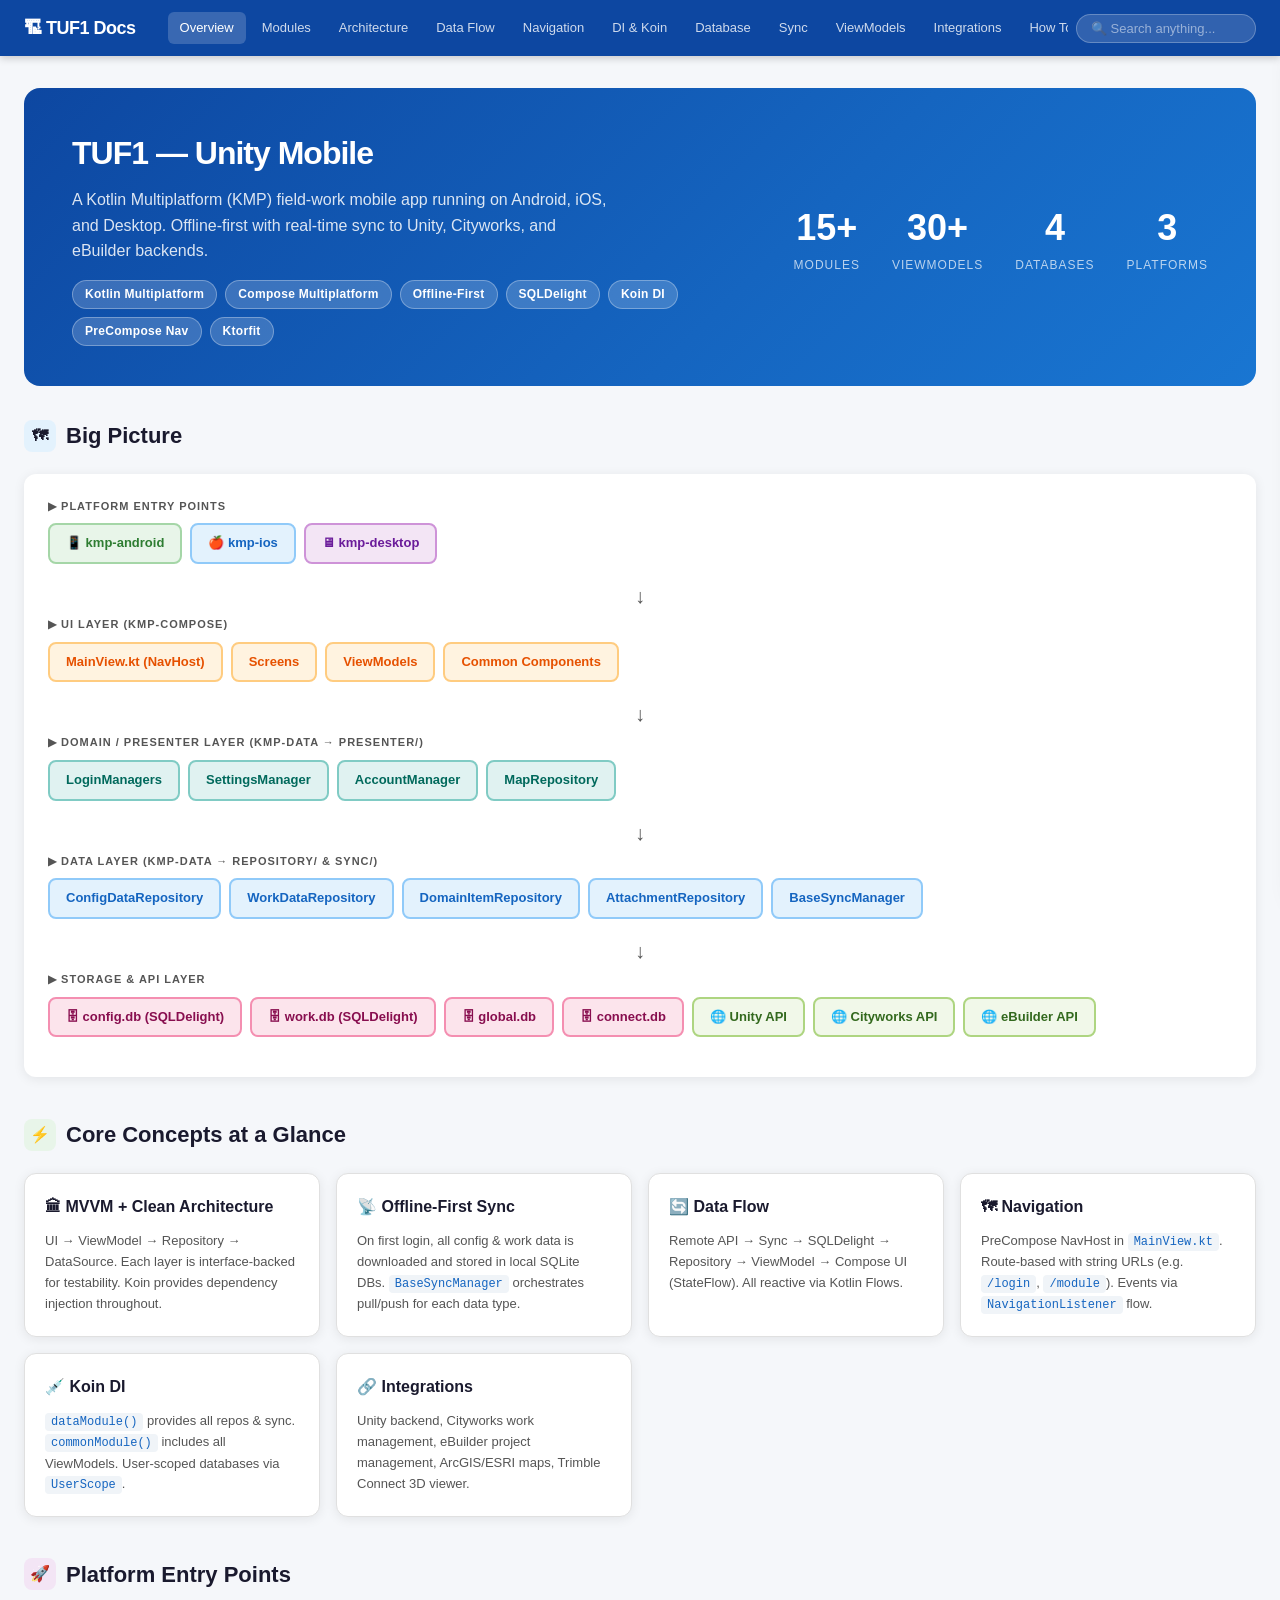
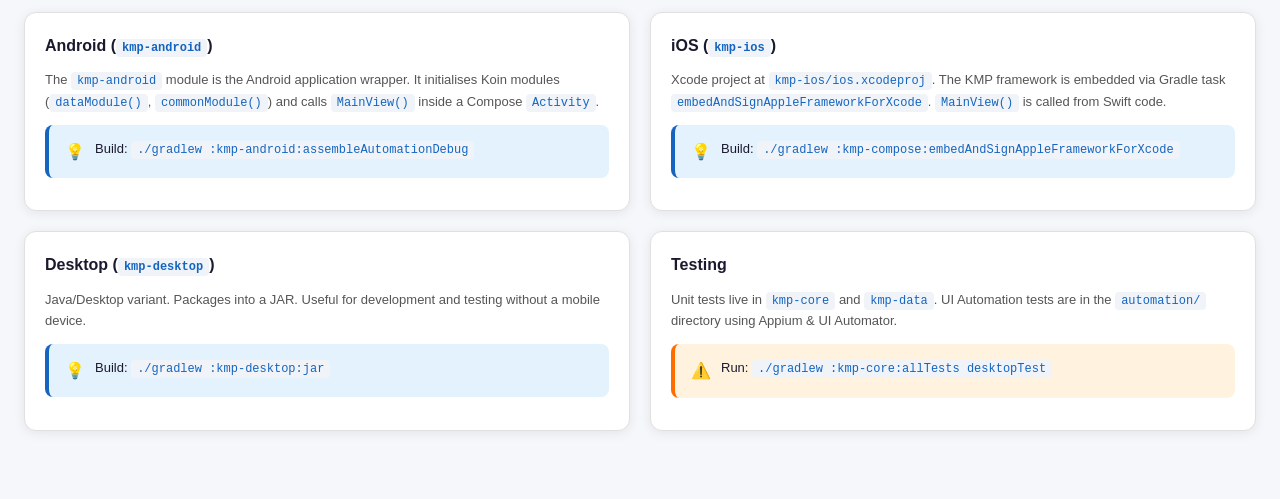
<file: project_arch.html>
<!DOCTYPE html>
<html lang="en">
<head>
  <meta charset="UTF-8" />
  <meta name="viewport" content="width=device-width, initial-scale=1.0" />
  <title>TUF1 Docs - Project Architecture</title>
  <link rel="stylesheet" href="styles.css" />
  <style>
    body {
      overflow: auto;
      min-height: 100vh;
      height: auto;
    }
  </style>
</head>
<body>
<div>

  <nav>
    <span class="brand">🏗 TUF1 Docs</span>
    <div class="nav-links">
      <a href="#" class="active" onclick="showPage('overview',this)">Overview</a>
      <a href="#" onclick="showPage('modules',this)">Modules</a>
      <a href="#" onclick="showPage('architecture',this)">Architecture</a>
      <a href="#" onclick="showPage('dataflow',this)">Data Flow</a>
      <a href="#" onclick="showPage('navigation',this)">Navigation</a>
      <a href="#" onclick="showPage('di',this)">DI & Koin</a>
      <a href="#" onclick="showPage('database',this)">Database</a>
      <a href="#" onclick="showPage('sync',this)">Sync</a>
      <a href="#" onclick="showPage('viewmodels',this)">ViewModels</a>
      <a href="#" onclick="showPage('integrations',this)">Integrations</a>
      <a href="#" onclick="showPage('howto',this)">How To</a>
      <a href="#" onclick="showPage('ui',this)">UI Rendering</a>
      <a href="#" onclick="showPage('workflow',this)">Workflow</a>
      <a href="#" onclick="showPage('permissions',this)">Permissions</a>
      <a href="#" onclick="showPage('platform',this)">expect/actual</a>
      <a href="#" onclick="showPage('configcache',this)">ConfigCache</a>
      <a href="#" onclick="showPage('network',this)">Network</a>
      <a href="#" onclick="showPage('typeviews',this)">TypeViews</a>
      <a href="#" onclick="showPage('onboarding',this)">Onboarding</a>
      <a href="#" onclick="showPage('glossary',this)">Glossary</a>
    </div>
    <div class="search-wrap">
      <input type="text" placeholder="🔍 Search anything..." id="searchInput" oninput="doSearch(this.value)"
        onblur="setTimeout(()=>document.getElementById('searchResults').classList.remove('show'),200)">
      <div class="search-results" id="searchResults"></div>
    </div>
  </nav>

  <!-- ==================== OVERVIEW ==================== -->
  <div class="page active" id="page-overview">
    <div class="hero">
      <div class="hero-text">
        <h1>TUF1 — Unity Mobile</h1>
        <p>A Kotlin Multiplatform (KMP) field-work mobile app running on Android, iOS, and Desktop. Offline-first with
          real-time sync to Unity, Cityworks, and eBuilder backends.</p>
        <div class="hero-badges">
          <span class="badge">Kotlin Multiplatform</span>
          <span class="badge">Compose Multiplatform</span>
          <span class="badge">Offline-First</span>
          <span class="badge">SQLDelight</span>
          <span class="badge">Koin DI</span>
          <span class="badge">PreCompose Nav</span>
          <span class="badge">Ktorfit</span>
        </div>
      </div>
      <div class="hero-stats">
        <div class="stat">
          <div class="num">15+</div>
          <div class="label">Modules</div>
        </div>
        <div class="stat">
          <div class="num">30+</div>
          <div class="label">ViewModels</div>
        </div>
        <div class="stat">
          <div class="num">4</div>
          <div class="label">Databases</div>
        </div>
        <div class="stat">
          <div class="num">3</div>
          <div class="label">Platforms</div>
        </div>
      </div>
    </div>

    <section>
      <h2><span class="icon" style="background:#E3F2FD">🗺</span> Big Picture</h2>
      <div class="arch-diagram">
        <!-- Layer: Platforms -->
        <div class="arch-layer">
          <div class="arch-layer-label">▶ Platform Entry Points</div>
          <div class="arch-boxes">
            <div class="arch-box" style="background:#E8F5E9;color:#2E7D32;border-color:#A5D6A7"
              onclick="showPage('modules',document.querySelector(\" [onclick*='modules' ]\"))">📱 kmp-android</div>
            <div class="arch-box" style="background:#E3F2FD;color:#1565C0;border-color:#90CAF9"
              onclick="showPage('modules',document.querySelector(\" [onclick*='modules' ]\"))">🍎 kmp-ios</div>
            <div class="arch-box" style="background:#F3E5F5;color:#6A1B9A;border-color:#CE93D8"
              onclick="showPage('modules',document.querySelector(\" [onclick*='modules' ]\"))">🖥 kmp-desktop</div>
          </div>
        </div>
        <div class="arch-arrow">↓</div>

        <!-- Layer: UI -->
        <div class="arch-layer">
          <div class="arch-layer-label">▶ UI Layer (kmp-compose)</div>
          <div class="arch-boxes">
            <div class="arch-box" style="background:#FFF3E0;color:#E65100;border-color:#FFCC80">MainView.kt (NavHost)
            </div>
            <div class="arch-box" style="background:#FFF3E0;color:#E65100;border-color:#FFCC80">Screens</div>
            <div class="arch-box" style="background:#FFF3E0;color:#E65100;border-color:#FFCC80">ViewModels</div>
            <div class="arch-box" style="background:#FFF3E0;color:#E65100;border-color:#FFCC80">Common Components</div>
          </div>
        </div>
        <div class="arch-arrow">↓</div>

        <!-- Layer: Domain -->
        <div class="arch-layer">
          <div class="arch-layer-label">▶ Domain / Presenter Layer (kmp-data → presenter/)</div>
          <div class="arch-boxes">
            <div class="arch-box" style="background:#E0F2F1;color:#00695C;border-color:#80CBC4">LoginManagers</div>
            <div class="arch-box" style="background:#E0F2F1;color:#00695C;border-color:#80CBC4">SettingsManager</div>
            <div class="arch-box" style="background:#E0F2F1;color:#00695C;border-color:#80CBC4">AccountManager</div>
            <div class="arch-box" style="background:#E0F2F1;color:#00695C;border-color:#80CBC4">MapRepository</div>
          </div>
        </div>
        <div class="arch-arrow">↓</div>

        <!-- Layer: Data -->
        <div class="arch-layer">
          <div class="arch-layer-label">▶ Data Layer (kmp-data → repository/ & sync/)</div>
          <div class="arch-boxes">
            <div class="arch-box" style="background:#E3F2FD;color:#1565C0;border-color:#90CAF9">ConfigDataRepository
            </div>
            <div class="arch-box" style="background:#E3F2FD;color:#1565C0;border-color:#90CAF9">WorkDataRepository</div>
            <div class="arch-box" style="background:#E3F2FD;color:#1565C0;border-color:#90CAF9">DomainItemRepository
            </div>
            <div class="arch-box" style="background:#E3F2FD;color:#1565C0;border-color:#90CAF9">AttachmentRepository
            </div>
            <div class="arch-box" style="background:#E3F2FD;color:#1565C0;border-color:#90CAF9">BaseSyncManager</div>
          </div>
        </div>
        <div class="arch-arrow">↓</div>

        <!-- Layer: Storage + API -->
        <div class="arch-layer">
          <div class="arch-layer-label">▶ Storage & API Layer</div>
          <div class="arch-boxes">
            <div class="arch-box" style="background:#FCE4EC;color:#880E4F;border-color:#F48FB1">🗄 config.db
              (SQLDelight)</div>
            <div class="arch-box" style="background:#FCE4EC;color:#880E4F;border-color:#F48FB1">🗄 work.db (SQLDelight)
            </div>
            <div class="arch-box" style="background:#FCE4EC;color:#880E4F;border-color:#F48FB1">🗄 global.db</div>
            <div class="arch-box" style="background:#FCE4EC;color:#880E4F;border-color:#F48FB1">🗄 connect.db</div>
            <div class="arch-box" style="background:#F1F8E9;color:#33691E;border-color:#AED581">🌐 Unity API</div>
            <div class="arch-box" style="background:#F1F8E9;color:#33691E;border-color:#AED581">🌐 Cityworks API</div>
            <div class="arch-box" style="background:#F1F8E9;color:#33691E;border-color:#AED581">🌐 eBuilder API</div>
          </div>
        </div>
      </div>
    </section>

    <section>
      <h2><span class="icon" style="background:#E8F5E9">⚡</span> Core Concepts at a Glance</h2>
      <div class="card-grid card-grid-3">
        <div class="card clickable"
          onclick="showPage('architecture',document.querySelector('[onclick*=architecture]'))">
          <h3>🏛 MVVM + Clean Architecture</h3>
          <p style="font-size:13px;color:var(--text-muted);margin-top:6px">UI → ViewModel → Repository → DataSource.
            Each layer is interface-backed for testability. Koin provides dependency injection throughout.</p>
        </div>
        <div class="card clickable" onclick="showPage('sync',document.querySelector('[onclick*=sync]'))">
          <h3>📡 Offline-First Sync</h3>
          <p style="font-size:13px;color:var(--text-muted);margin-top:6px">On first login, all config & work data is
            downloaded and stored in local SQLite DBs. <code>BaseSyncManager</code> orchestrates pull/push for each data
            type.</p>
        </div>
        <div class="card clickable" onclick="showPage('dataflow',document.querySelector('[onclick*=dataflow]'))">
          <h3>🔄 Data Flow</h3>
          <p style="font-size:13px;color:var(--text-muted);margin-top:6px">Remote API → Sync → SQLDelight → Repository →
            ViewModel → Compose UI (StateFlow). All reactive via Kotlin Flows.</p>
        </div>
        <div class="card clickable" onclick="showPage('navigation',document.querySelector('[onclick*=navigation]'))">
          <h3>🗺 Navigation</h3>
          <p style="font-size:13px;color:var(--text-muted);margin-top:6px">PreCompose NavHost in
            <code>MainView.kt</code>. Route-based with string URLs (e.g. <code>/login</code>, <code>/module</code>).
            Events via <code>NavigationListener</code> flow.
          </p>
        </div>
        <div class="card clickable" onclick="showPage('di',document.querySelector('[onclick*=di]'))">
          <h3>💉 Koin DI</h3>
          <p style="font-size:13px;color:var(--text-muted);margin-top:6px"><code>dataModule()</code> provides all repos
            & sync. <code>commonModule()</code> includes all ViewModels. User-scoped databases via
            <code>UserScope</code>.
          </p>
        </div>
        <div class="card clickable"
          onclick="showPage('integrations',document.querySelector('[onclick*=integrations]'))">
          <h3>🔗 Integrations</h3>
          <p style="font-size:13px;color:var(--text-muted);margin-top:6px">Unity backend, Cityworks work management,
            eBuilder project management, ArcGIS/ESRI maps, Trimble Connect 3D viewer.</p>
        </div>
      </div>
    </section>

    <section>
      <h2><span class="icon" style="background:#F3E5F5">🚀</span> Platform Entry Points</h2>
      <div class="two-col">
        <div class="card">
          <h3>Android (<code>kmp-android</code>)</h3>
          <p style="font-size:13px;color:var(--text-muted);margin-top:8px">The <code>kmp-android</code> module is the
            Android application wrapper. It initialises Koin modules (<code>dataModule()</code>,
            <code>commonModule()</code>) and calls <code>MainView()</code> inside a Compose <code>Activity</code>.
          </p>
          <div class="callout callout-blue" style="margin-top:12px"><span class="callout-icon">💡</span><span>Build:
              <code>./gradlew :kmp-android:assembleAutomationDebug</code></span></div>
        </div>
        <div class="card">
          <h3>iOS (<code>kmp-ios</code>)</h3>
          <p style="font-size:13px;color:var(--text-muted);margin-top:8px">Xcode project at
            <code>kmp-ios/ios.xcodeproj</code>. The KMP framework is embedded via Gradle task
            <code>embedAndSignAppleFrameworkForXcode</code>. <code>MainView()</code> is called from Swift code.
          </p>
          <div class="callout callout-blue" style="margin-top:12px"><span class="callout-icon">💡</span><span>Build:
              <code>./gradlew :kmp-compose:embedAndSignAppleFrameworkForXcode</code></span></div>
        </div>
        <div class="card">
          <h3>Desktop (<code>kmp-desktop</code>)</h3>
          <p style="font-size:13px;color:var(--text-muted);margin-top:8px">Java/Desktop variant. Packages into a JAR.
            Useful for development and testing without a mobile device.</p>
          <div class="callout callout-blue" style="margin-top:12px"><span class="callout-icon">💡</span><span>Build:
              <code>./gradlew :kmp-desktop:jar</code></span></div>
        </div>
        <div class="card">
          <h3>Testing</h3>
          <p style="font-size:13px;color:var(--text-muted);margin-top:8px">Unit tests live in <code>kmp-core</code> and
            <code>kmp-data</code>. UI Automation tests are in the <code>automation/</code> directory using Appium & UI
            Automator.
          </p>
          <div class="callout callout-orange" style="margin-top:12px"><span class="callout-icon">⚠️</span><span>Run:
              <code>./gradlew :kmp-core:allTests desktopTest</code></span></div>
        </div>
      </div>
    </section>
  </div>

  <!-- ==================== MODULES ==================== -->
  <div class="page" id="page-modules">
    <h2><span class="icon" style="background:#E8F5E9">📦</span> Modules Reference</h2>
    <div class="callout callout-blue"><span class="callout-icon">💡</span><span>Click any module card to see details in
        the side panel. Each <code>kmp-*</code> folder is a Gradle module with its own
        <code>build.gradle.kts</code>.</span></div>
    <br>

    <h3>🏛 Core Infrastructure</h3>
    <div class="card-grid card-grid-3" style="margin-bottom:24px">
      <div class="card module-card clickable" style="border-color:#1565C0" onclick="openDetail('kmp-core')">
        <div class="mod-header">
          <span class="mod-icon">⚙️</span>
          <div>
            <div class="mod-name">kmp-core</div>
            <div class="mod-role" style="color:#1565C0">Foundation</div>
          </div>
        </div>
        <p>Shared base types, result wrappers (DataResult, ListResult, UnitResult), analytics interface, error codes,
          and string utilities. Used by every other module.</p>
        <div class="mod-tags"><span class="mod-tag">BaseResult</span><span class="mod-tag">Analytics</span><span
            class="mod-tag">ErrorCodes</span></div>
      </div>
      <div class="card module-card clickable" style="border-color:#6A1B9A" onclick="openDetail('kmp-shared-resources')">
        <div class="mod-header">
          <span class="mod-icon">🌐</span>
          <div>
            <div class="mod-name">kmp-shared-resources</div>
            <div class="mod-role" style="color:#6A1B9A">Localisation</div>
          </div>
        </div>
        <p>Shared strings, images, and other resources across platforms. Uses moko-resources to generate type-safe
          accessors (<code>SharedRes.strings.*</code>).</p>
        <div class="mod-tags"><span class="mod-tag">Strings</span><span class="mod-tag">moko-resources</span></div>
      </div>
      <div class="card module-card clickable" style="border-color:#00695C" onclick="openDetail('kmp-oauth')">
        <div class="mod-header">
          <span class="mod-icon">🔐</span>
          <div>
            <div class="mod-name">kmp-oauth</div>
            <div class="mod-role" style="color:#00695C">Auth</div>
          </div>
        </div>
        <p>OAuth 2.0 token management. Provides <code>OAuthProgress</code> flow for emitting auth events (token refresh,
          logout). Used by all login managers.</p>
        <div class="mod-tags"><span class="mod-tag">OAuth2</span><span class="mod-tag">Token</span><span
            class="mod-tag">OAuthEvents</span></div>
      </div>
    </div>

    <h3>🖥 UI Layer</h3>
    <div class="card-grid card-grid-3" style="margin-bottom:24px">
      <div class="card module-card clickable" style="border-color:#FF6D00" onclick="openDetail('kmp-compose')">
        <div class="mod-header">
          <span class="mod-icon">🎨</span>
          <div>
            <div class="mod-name">kmp-compose</div>
            <div class="mod-role" style="color:#FF6D00">UI (Shared)</div>
          </div>
        </div>
        <p>All Compose Multiplatform screens, ViewModels, common components, navigation (NavHost), and the DI
          <code>commonModule()</code>. This is where all user-facing UI lives.
        </p>
        <div class="mod-tags"><span class="mod-tag">Screens</span><span class="mod-tag">ViewModels</span><span
            class="mod-tag">NavHost</span><span class="mod-tag">Compose</span></div>
      </div>
    </div>

    <h3>📊 Data Layer</h3>
    <div class="card-grid card-grid-3" style="margin-bottom:24px">
      <div class="card module-card clickable" style="border-color:#1565C0" onclick="openDetail('kmp-data')">
        <div class="mod-header">
          <span class="mod-icon">🗄</span>
          <div>
            <div class="mod-name">kmp-data</div>
            <div class="mod-role" style="color:#1565C0">Data Layer</div>
          </div>
        </div>
        <p>The largest module. Contains repositories, sync managers, presenter classes, API models, SQLDelight schemas
          (config.db, work.db, etc.), and the main Koin <code>dataModule()</code>.</p>
        <div class="mod-tags"><span class="mod-tag">Repositories</span><span class="mod-tag">Sync</span><span
            class="mod-tag">SQLDelight</span><span class="mod-tag">Presenters</span></div>
      </div>
      <div class="card module-card clickable" style="border-color:#2E7D32" onclick="openDetail('kmp-location')">
        <div class="mod-header">
          <span class="mod-icon">📍</span>
          <div>
            <div class="mod-name">kmp-location</div>
            <div class="mod-role" style="color:#2E7D32">Location</div>
          </div>
        </div>
        <p>Cross-platform GPS location services. Provides <code>UnityLocationManager</code> and integrations with
          platform location APIs and TMM (Trimble Mobile Manager).</p>
        <div class="mod-tags"><span class="mod-tag">GPS</span><span class="mod-tag">TMMClient</span><span
            class="mod-tag">LocationFlow</span></div>
      </div>
      <div class="card module-card clickable" style="border-color:#C62828" onclick="openDetail('kmp-permissions')">
        <div class="mod-header">
          <span class="mod-icon">🛡</span>
          <div>
            <div class="mod-name">kmp-permissions</div>
            <div class="mod-role" style="color:#C62828">Permissions</div>
          </div>
        </div>
        <p>Multiplatform permissions controller for runtime permissions (location, camera, etc). Provides a
          <code>PermissionsController</code> abstraction for Compose.
        </p>
        <div class="mod-tags"><span class="mod-tag">Runtime Permissions</span><span class="mod-tag">Camera</span></div>
      </div>
      <div class="card module-card clickable" style="border-color:#6A1B9A" onclick="openDetail('kmp-scripting')">
        <div class="mod-header">
          <span class="mod-icon">📜</span>
          <div>
            <div class="mod-name">kmp-scripting</div>
            <div class="mod-role" style="color:#6A1B9A">JS Engine</div>
          </div>
        </div>
        <p>JavaScript scripting engine (<code>PlatformScriptEngine</code>) used to execute dynamic business logic
          scripts attached to domain item forms. Powers the <code>LazyScriptManager</code>.</p>
        <div class="mod-tags"><span class="mod-tag">JavaScript</span><span class="mod-tag">ScriptEngine</span></div>
      </div>
      <div class="card module-card clickable" style="border-color:#00695C" onclick="openDetail('kmp-webview')">
        <div class="mod-header">
          <span class="mod-icon">🌍</span>
          <div>
            <div class="mod-name">kmp-webview</div>
            <div class="mod-role" style="color:#00695C">WebView</div>
          </div>
        </div>
        <p>Multiplatform WebView wrapper used for rendering embedded web content, eBuilder websites, and Trimble Connect
          3D viewer.</p>
        <div class="mod-tags"><span class="mod-tag">WebView</span><span class="mod-tag">Browser</span></div>
      </div>
      <div class="card module-card clickable" style="border-color:#FF6D00"
        onclick="openDetail('kmp-maintain-field-conditions')">
        <div class="mod-header">
          <span class="mod-icon">🔧</span>
          <div>
            <div class="mod-name">kmp-maintain-field-conditions</div>
            <div class="mod-role" style="color:#FF6D00">Feature</div>
          </div>
        </div>
        <p>Specialised module for field condition management workflows. Contains domain-specific logic for inspecting
          and maintaining field conditions.</p>
        <div class="mod-tags"><span class="mod-tag">Field Conditions</span><span class="mod-tag">Inspections</span>
        </div>
      </div>
    </div>

    <h3>🔗 Integration APIs</h3>
    <div class="card-grid card-grid-4">
      <div class="card module-card clickable" style="border-color:#1565C0" onclick="openDetail('kmp-cityworks-api')">
        <div class="mod-header">
          <span class="mod-icon">🏙</span>
          <div>
            <div class="mod-name">kmp-cityworks-api</div>
            <div class="mod-role" style="color:#1565C0">Cityworks</div>
          </div>
        </div>
        <p>Ktorfit API interfaces for Cityworks REST services (work orders, inspections, service requests, cases).</p>
      </div>
      <div class="card module-card clickable" style="border-color:#2E7D32" onclick="openDetail('kmp-ebuilder-api')">
        <div class="mod-header">
          <span class="mod-icon">🏗</span>
          <div>
            <div class="mod-name">kmp-ebuilder-api</div>
            <div class="mod-role" style="color:#2E7D32">eBuilder</div>
          </div>
        </div>
        <p>Ktorfit API interfaces for Trimble eBuilder (project management, workflows, documents).</p>
      </div>
      <div class="card module-card clickable" style="border-color:#6A1B9A" onclick="openDetail('kmp-ebuilder-gis-api')">
        <div class="mod-header">
          <span class="mod-icon">🗺</span>
          <div>
            <div class="mod-name">kmp-ebuilder-gis-api</div>
            <div class="mod-role" style="color:#6A1B9A">eBuilder GIS</div>
          </div>
        </div>
        <p>GIS-specific API interfaces for eBuilder geographic data and map layers.</p>
      </div>
      <div class="card module-card clickable" style="border-color:#C62828" onclick="openDetail('kmp-esrieditorapi')">
        <div class="mod-header">
          <span class="mod-icon">🌐</span>
          <div>
            <div class="mod-name">kmp-esrieditorapi</div>
            <div class="mod-role" style="color:#C62828">ArcGIS</div>
          </div>
        </div>
        <p>ESRI ArcGIS editor API integration for geometry editing, feature layer management, and GIS operations.</p>
      </div>
    </div>
  </div>

  <!-- ==================== ARCHITECTURE ==================== -->
  <div class="page" id="page-architecture">
    <h2><span class="icon" style="background:#E3F2FD">🏛</span> Architecture Patterns</h2>

    <section>
      <h3>MVVM + Clean Architecture</h3>
      <div class="card" style="margin-bottom:20px">
        <div class="flow">
          <div class="flow-step">
            <div class="flow-box" style="background:#FFF3E0;color:#E65100">🖥 Compose UI</div>
            <div class="flow-label">Renders state<br>Emits events</div>
          </div>
          <div class="flow-arrow">→</div>
          <div class="flow-step">
            <div class="flow-box" style="background:#FCE4EC;color:#880E4F">🧠 ViewModel</div>
            <div class="flow-label">Holds StateFlow<br>Calls use-cases</div>
          </div>
          <div class="flow-arrow">→</div>
          <div class="flow-step">
            <div class="flow-box" style="background:#E8F5E9;color:#2E7D32">🏛 Presenter/<br>Manager</div>
            <div class="flow-label">Orchestrates<br>business logic</div>
          </div>
          <div class="flow-arrow">→</div>
          <div class="flow-step">
            <div class="flow-box" style="background:#E3F2FD;color:#1565C0">📦 Repository</div>
            <div class="flow-label">Abstracts<br>data access</div>
          </div>
          <div class="flow-arrow">→</div>
          <div class="flow-step">
            <div class="flow-box" style="background:#F3E5F5;color:#6A1B9A">🗄 SQLDelight<br>/ API</div>
            <div class="flow-label">Local DB<br>or Remote</div>
          </div>
        </div>
      </div>

      <div class="two-col">
        <div>
          <h4>Interface-Backed Design</h4>
          <p style="font-size:13px;color:var(--text-muted);margin-bottom:12px">Every significant class implements an
            interface. This enables testing and platform-specific implementations.</p>
          <pre><span class="comment">// Pattern everywhere in the codebase</span>
<span class="keyword">interface</span> <span class="type">DomainItemRepositoryInterface</span> {
    <span class="keyword">suspend fun</span> <span class="fn">getDomainItem</span>(id: Long): DomainItem?
    <span class="keyword">fun</span> <span class="fn">observeDomainItems</span>(): Flow&lt;List&lt;DomainItem&gt;&gt;
}

<span class="keyword">class</span> <span class="type">DomainItemRepository</span>(
    <span class="keyword">private val</span> workDb: WorkDatabase,
    <span class="comment">// ...other deps injected by Koin</span>
) : DomainItemRepositoryInterface { ... }

<span class="comment">// In DI module:</span>
single&lt;DomainItemRepositoryInterface&gt; {
    DomainItemRepository(get(), get(), ...)
}</pre>
        </div>
        <div>
          <h4>ViewModel Pattern</h4>
          <p style="font-size:13px;color:var(--text-muted);margin-bottom:12px">ViewModels use
            <code>viewModelScope</code> from PreCompose and expose UI state via <code>StateFlow</code>.
          </p>
          <pre><span class="keyword">class</span> <span class="type">DomainItemViewModel</span>(
    <span class="keyword">private val</span> domainItemRepository: DomainItemRepositoryInterface,
    <span class="keyword">private val</span> configCache: ConfigCacheInterface,
    <span class="comment">// ...many more deps</span>
) : ViewModel() {
    <span class="keyword">private val</span> _uiState = MutableStateFlow(UiState())
    <span class="keyword">val</span> uiState = _uiState.asStateFlow()

    <span class="keyword">init</span> {
        viewModelScope.launch {
            domainItemRepository
                .observeDomainItem(id)
                .collect { _uiState.update { ... } }
        }
    }
}</pre>
        </div>
      </div>
    </section>

    <section>
      <h3>Scoped Databases with UserScope</h3>
      <div class="card">
        <p style="font-size:13px;color:var(--text-muted);margin-bottom:16px">Databases that require a logged-in user
          (config.db, work.db, connect.db) are created inside a Koin <code>UserScope</code>. This ensures they are tied
          to the user session lifecycle.</p>
        <div class="flow">
          <div class="flow-step">
            <div class="flow-box" style="background:#E8F5E9;color:#2E7D32">User Logs In</div>
          </div>
          <div class="flow-arrow">→</div>
          <div class="flow-step">
            <div class="flow-box" style="background:#E3F2FD;color:#1565C0">UserScope Created</div>
          </div>
          <div class="flow-arrow">→</div>
          <div class="flow-step">
            <div class="flow-box" style="background:#F3E5F5;color:#6A1B9A">config.db opened<br>(user directory)</div>
          </div>
          <div class="flow-arrow">+</div>
          <div class="flow-step">
            <div class="flow-box" style="background:#F3E5F5;color:#6A1B9A">work.db opened<br>(user directory)</div>
          </div>
          <div class="flow-arrow">→</div>
          <div class="flow-step">
            <div class="flow-box" style="background:#FFF3E0;color:#E65100">Sync starts</div>
          </div>
        </div>
        <div class="callout callout-green" style="margin-top:16px">
          <span class="callout-icon">✅</span>
          <span>Each database is stored in the user's own directory so multiple users can have independent data on the
            same device.</span>
        </div>
      </div>
    </section>

    <section>
      <h3>Command Pattern</h3>
      <p style="font-size:13px;color:var(--text-muted);margin-bottom:12px">Complex operations like Login, Sync, and map
        download are encapsulated as Commands with interfaces — injected via Koin into ViewModels.</p>
      <div class="card-grid card-grid-4">
        <div class="card"><code>LoginCommand</code><br><span style="font-size:12px;color:var(--text-muted)">Orchestrates
            Unity/CW/EB login</span></div>
        <div class="card"><code>CancelSyncCommand</code><br><span style="font-size:12px;color:var(--text-muted)">Cancels
            in-progress sync</span></div>
        <div class="card"><code>DownloadMapDataCommand</code><br><span
            style="font-size:12px;color:var(--text-muted)">Fetches offline map tiles</span></div>
        <div class="card"><code>ExecuteDomainItemActionCommand</code><br><span
            style="font-size:12px;color:var(--text-muted)">Handles workflow actions</span></div>
        <div class="card"><code>ValidateMFACommand</code><br><span
            style="font-size:12px;color:var(--text-muted)">Multi-factor authentication</span></div>
        <div class="card"><code>AcceptAgreementsCommand</code><br><span
            style="font-size:12px;color:var(--text-muted)">EULA acceptance flow</span></div>
        <div class="card"><code>OfflineMapDownloadCommand</code><br><span
            style="font-size:12px;color:var(--text-muted)">Handles offline map download</span></div>
        <div class="card"><code>FetchWorkflowTypesToStartCommand</code><br><span
            style="font-size:12px;color:var(--text-muted)">Loads available workflows</span></div>
      </div>
    </section>
  </div>

  <!-- ==================== DATA FLOW ==================== -->
  <div class="page" id="page-dataflow">
    <h2><span class="icon" style="background:#E0F2F1">🔄</span> Data Flow</h2>

    <section>
      <div class="tabs">
        <div class="tab active" onclick="switchTab(this,'flow-login')">Login Flow</div>
        <div class="tab" onclick="switchTab(this,'flow-sync')">Sync Flow</div>
        <div class="tab" onclick="switchTab(this,'flow-domainitem')">Domain Item CRUD</div>
        <div class="tab" onclick="switchTab(this,'flow-map')">Map / GIS Flow</div>
      </div>

      <div class="tab-content active" id="flow-login">
        <div class="card" style="margin-bottom:16px">
          <h3>Login Flow – Step by Step</h3>
          <div class="timeline" style="margin-top:16px">
            <div class="tl-item">
              <div class="tl-dot" style="border-color:#FF6D00;background:#FFF3E0"></div>
              <div class="tl-title">1. User enters credentials on <code>LoginScreen</code></div>
              <div class="tl-desc">LoginView renders UI state from <code>LoginViewModel.uiState</code>. User taps
                "Login" → emits <code>LoginEvent</code>.</div>
            </div>
            <div class="tl-item">
              <div class="tl-dot" style="border-color:#1565C0;background:#E3F2FD"></div>
              <div class="tl-title">2. <code>LoginViewModel</code> calls <code>LoginCommand</code></div>
              <div class="tl-desc"><code>LoginCommand</code> determines the login strategy (Unity vs Cityworks vs
                eBuilder) based on organisation SSO config.</div>
            </div>
            <div class="tl-item">
              <div class="tl-dot" style="border-color:#2E7D32;background:#E8F5E9"></div>
              <div class="tl-title">3. LoginManager authenticates</div>
              <div class="tl-desc"><code>UnityLoginManager</code>, <code>CwLoginManager</code>, or
                <code>EbLoginManager</code> calls the appropriate API, obtains OAuth tokens, and stores them.
              </div>
            </div>
            <div class="tl-item">
              <div class="tl-dot" style="border-color:#6A1B9A;background:#F3E5F5"></div>
              <div class="tl-title">4. Koin <code>UserScope</code> is created</div>
              <div class="tl-desc">Scoped databases (<code>config.db</code>, <code>work.db</code>,
                <code>connect.db</code>) are initialised in the user's directory.
              </div>
            </div>
            <div class="tl-item">
              <div class="tl-dot" style="border-color:#00695C;background:#E0F2F1"></div>
              <div class="tl-title">5. <code>BaseSyncManager</code> starts initial sync</div>
              <div class="tl-desc">Downloads config data (form definitions, attribute definitions, domain item types,
                map layers) and work data (domain items) from the APIs.</div>
            </div>
            <div class="tl-item">
              <div class="tl-dot" style="border-color:#FF6D00;background:#FFF3E0"></div>
              <div class="tl-title">6. Navigate to <code>AppChooserScreen</code> or <code>ModuleScreen</code></div>
              <div class="tl-desc"><code>NavigationListener.navigationFlow</code> emits a <code>NavigateEvent</code>.
                MainView's NavHost handles the navigation.</div>
            </div>
          </div>
        </div>
      </div>

      <div class="tab-content" id="flow-sync">
        <div class="card" style="margin-bottom:16px">
          <h3>Sync Architecture</h3>
          <p style="font-size:13px;color:var(--text-muted);margin-bottom:16px">The sync system is responsible for
            keeping local SQLite databases in sync with remote servers. It runs at login and can be triggered manually.
          </p>
          <div class="flow" style="flex-direction:column;align-items:flex-start;gap:8px">
            <div
              style="display:flex;align-items:center;gap:12px;padding:12px;background:#E3F2FD;border-radius:8px;width:100%">
              <span style="font-size:20px">🎯</span>
              <div><strong>BaseSyncManager</strong> (SyncInterface)<br><span
                  style="font-size:12px;color:var(--text-muted)">Orchestrates all sync operations. Emits SyncProgress
                  events via SyncProgress.syncEventFlow</span></div>
            </div>
            <div style="display:grid;grid-template-columns:1fr 1fr 1fr;gap:8px;width:100%">
              <div style="padding:12px;background:#E8F5E9;border-radius:8px;font-size:13px"><strong>Config
                  Sync</strong><br>Form definitions, attribute definitions, domain types, map layers, templates</div>
              <div style="padding:12px;background:#FFF3E0;border-radius:8px;font-size:13px"><strong>Work
                  Sync</strong><br>Domain items (work orders, inspections, service requests, cases) per backend</div>
              <div style="padding:12px;background:#F3E5F5;border-radius:8px;font-size:13px"><strong>Asset
                  Sync</strong><br>Attachments, documents, geodatabase, map tile packages</div>
            </div>
            <div style="display:grid;grid-template-columns:1fr 1fr 1fr;gap:8px;width:100%">
              <div style="padding:8px;background:#F5F5F5;border-radius:8px;font-size:12px;text-align:center">
                <strong>Cityworks Sync</strong><br>WorkOrderSync, InspectionSync, ServiceRequestSync, CaseSync
              </div>
              <div style="padding:8px;background:#F5F5F5;border-radius:8px;font-size:12px;text-align:center">
                <strong>eBuilder Sync</strong><br>EbuilderDataRepository, EBuilderProjectRepository,
                EBuilderWorkflowRepository
              </div>
              <div style="padding:8px;background:#F5F5F5;border-radius:8px;font-size:12px;text-align:center">
                <strong>Unity Sync</strong><br>DomainItemTypeSync, UserAccountSync, DomainItemClassificationsSync
              </div>
            </div>
          </div>
          <div class="callout callout-blue" style="margin-top:16px">
            <span class="callout-icon">💡</span>
            <span>Auto-sync is cancelled when the user navigates away from a whitelisted set of screens (defined in
              <code>whitelistedScreens</code> in MainView.kt).</span>
          </div>
        </div>
      </div>

      <div class="tab-content" id="flow-domainitem">
        <div class="card">
          <h3>Domain Item CRUD Flow</h3>
          <p style="font-size:13px;color:var(--text-muted);margin-bottom:16px">A "Domain Item" is the central data
            entity — it represents a Work Order, Inspection, Service Request, Case, or SmartForm record.</p>
          <div class="two-col">
            <div>
              <h4>Read (viewing an item)</h4>
              <div class="timeline">
                <div class="tl-item">
                  <div class="tl-dot" style="border-color:#1565C0;background:#E3F2FD"></div>
                  <div class="tl-title">Navigate to <code>DomainItemScreen</code></div>
                  <div class="tl-desc">Pass <code>internalId</code> or <code>isCreate=true</code> via route query
                    params.</div>
                </div>
                <div class="tl-item">
                  <div class="tl-dot" style="border-color:#2E7D32;background:#E8F5E9"></div>
                  <div class="tl-title">Koin creates <code>DomainItemViewModel</code></div>
                  <div class="tl-desc">Factory injection with params. ViewModel loads item from
                    <code>DomainItemRepository</code>.
                  </div>
                </div>
                <div class="tl-item">
                  <div class="tl-dot" style="border-color:#6A1B9A;background:#F3E5F5"></div>
                  <div class="tl-title">Repository queries SQLDelight <code>work.db</code></div>
                  <div class="tl-desc">Returns domain item with all attribute values from <code>DomainItem</code> table.
                  </div>
                </div>
                <div class="tl-item">
                  <div class="tl-dot" style="border-color:#FF6D00;background:#FFF3E0"></div>
                  <div class="tl-title">UI renders via <code>AttributesEditor</code></div>
                  <div class="tl-desc">Each field renders the appropriate TypeView (TypeViewString, TypeViewDate, etc.).
                  </div>
                </div>
              </div>
            </div>
            <div>
              <h4>Save / Submit</h4>
              <div class="timeline">
                <div class="tl-item">
                  <div class="tl-dot" style="border-color:#FF6D00;background:#FFF3E0"></div>
                  <div class="tl-title">User modifies field value</div>
                  <div class="tl-desc">TypeView emits change → ViewModel updates state.</div>
                </div>
                <div class="tl-item">
                  <div class="tl-dot" style="border-color:#1565C0;background:#E3F2FD"></div>
                  <div class="tl-title">User taps "Save" or "Submit"</div>
                  <div class="tl-desc">ViewModel calls <code>DomainItemRepository.saveDomainItem()</code>.</div>
                </div>
                <div class="tl-item">
                  <div class="tl-dot" style="border-color:#2E7D32;background:#E8F5E9"></div>
                  <div class="tl-title">Saved to local <code>work.db</code></div>
                  <div class="tl-desc">Marked as a local draft. Immediately available offline.</div>
                </div>
                <div class="tl-item">
                  <div class="tl-dot" style="border-color:#6A1B9A;background:#F3E5F5"></div>
                  <div class="tl-title">Push sync to remote</div>
                  <div class="tl-desc"><code>SubmitInstanceOperation</code> → appropriate Push (WorkOrderPush,
                    InspectionPush, etc.) → remote API.</div>
                </div>
              </div>
            </div>
          </div>
        </div>
      </div>

      <div class="tab-content" id="flow-map">
        <div class="card">
          <h3>Map / GIS Flow</h3>
          <div class="three-col" style="margin-top:12px">
            <div class="card" style="border:1px solid var(--border)">
              <h4>ArcGIS Layer Display</h4>
              <p style="font-size:12px;color:var(--text-muted)"><code>MapViewModel</code> loads map layers from
                <code>MapRepository</code> which reads from <code>config.db</code>. The ESRI SDK renders layers.
                <code>ArcGISApiImpl</code> handles GIS operations.
              </p>
            </div>
            <div class="card" style="border:1px solid var(--border)">
              <h4>GIS Feature Inspect</h4>
              <p style="font-size:12px;color:var(--text-muted)">Tap on map → identify feature → show
                <code>GISFeatureItemScreen</code> with <code>GISFeatureItemViewModel</code>. Can link to / create domain
                items.
              </p>
            </div>
            <div class="card" style="border:1px solid var(--border)">
              <h4>Geometry Collection</h4>
              <p style="font-size:12px;color:var(--text-muted)">Domain items with geometry fields navigate to
                <code>StandAloneMapScreen</code> or <code>StandAloneMapDrawingScreen</code>. Result returned via
                <code>navigator.goBackWith(result)</code>.
              </p>
            </div>
          </div>
        </div>
      </div>
    </section>
  </div>

  <!-- ==================== NAVIGATION ==================== -->
  <div class="page" id="page-navigation">
    <h2><span class="icon" style="background:#FFF3E0">🗺</span> Navigation</h2>

    <section>
      <div class="callout callout-blue"><span class="callout-icon">💡</span><span>Navigation uses <strong>PreCompose
            NavHost</strong>. All routes are defined as string constants on companion objects of each Screen class. The
          entire NavHost lives in <code>MainView.kt</code>.</span></div>
      <br>

      <div class="arch-diagram">
        <h4 style="margin-bottom:12px">Navigation Graph</h4>
        <div style="display:grid;grid-template-columns:auto auto auto;gap:8px;align-items:start">
          <!-- Login -->
          <div style="grid-column:2">
            <div class="arch-box"
              style="background:#FCE4EC;color:#880E4F;border-color:#F48FB1;display:block;text-align:center">
              📱 <strong>/login</strong><br><small>LoginScreen (initial route)</small>
            </div>
          </div>
          <div style="grid-column:2" class="arch-arrow">↓ <small style="font-size:10px">on auth success</small></div>

          <!-- App Chooser + Module -->
          <div style="grid-column:1;display:flex;flex-direction:column;gap:8px">
            <div class="arch-box"
              style="background:#E8F5E9;color:#2E7D32;border-color:#A5D6A7;display:block;text-align:center">
              📋 <strong>/appChooser</strong><br><small>AppChooserScreen</small>
            </div>
          </div>
          <div style="grid-column:2" class="arch-arrow">↓</div>
          <div style="grid-column:3;display:flex;flex-direction:column;gap:8px">
            <div class="arch-box"
              style="background:#E3F2FD;color:#1565C0;border-color:#90CAF9;display:block;text-align:center">
              🔖 <strong>/projectList</strong><br><small>ProjectListScreen</small>
            </div>
          </div>

          <!-- Module (main) -->
          <div style="grid-column:2">
            <div class="arch-box"
              style="background:#FFF3E0;color:#E65100;border-color:#FFCC80;display:block;text-align:center;padding:16px">
              🏠 <strong>/module</strong><br><small>ModuleScreen (main working area)</small><br>
              <small style="display:block;margin-top:6px;color:#999">Bottom nav: Activities / Map / Documents</small>
            </div>
          </div>
        </div>

        <br>
        <h4 style="margin-bottom:12px">From ModuleScreen, you can navigate to:</h4>
        <div class="card-grid card-grid-4">
          <div style="background:var(--primary-light);border-radius:8px;padding:10px;font-size:12px">
            <strong>/domainItem</strong><br>View/Edit work records
          </div>
          <div style="background:var(--green-light);border-radius:8px;padding:10px;font-size:12px">
            <strong>/standAloneMap</strong><br>Location picker map
          </div>
          <div style="background:var(--purple-light);border-radius:8px;padding:10px;font-size:12px">
            <strong>/gisFeatureItem</strong><br>GIS feature details
          </div>
          <div style="background:var(--accent-light);border-radius:8px;padding:10px;font-size:12px">
            <strong>/documentProperties</strong><br>File/photo properties
          </div>
          <div style="background:var(--teal-light);border-radius:8px;padding:10px;font-size:12px">
            <strong>/advanceLocateMap</strong><br>Navigate to location
          </div>
          <div style="background:var(--red-light);border-radius:8px;padding:10px;font-size:12px">
            <strong>/gisFeatureCreate</strong><br>Create new GIS feature
          </div>
          <div style="background:var(--primary-light);border-radius:8px;padding:10px;font-size:12px">
            <strong>/projectDetails</strong><br>eBuilder project detail
          </div>
          <div style="background:var(--green-light);border-radius:8px;padding:10px;font-size:12px">
            <strong>/viewsList</strong><br>Trimble Connect 3D
          </div>
        </div>
      </div>
    </section>

    <section>
      <h3>All Routes Reference</h3>
      <div class="card">
        <table>
          <thead>
            <tr>
              <th>Route</th>
              <th>Screen Class</th>
              <th>Purpose</th>
              <th>Key VM</th>
            </tr>
          </thead>
          <tbody>
            <tr>
              <td><code>/login</code></td>
              <td>LoginScreen</td>
              <td>Authentication / login form</td>
              <td>LoginViewModel</td>
            </tr>
            <tr>
              <td><code>/home</code></td>
              <td>HomeScreen</td>
              <td>Developer demo screen with sprint features</td>
              <td>—</td>
            </tr>
            <tr>
              <td><code>/appChooser</code></td>
              <td>AppChooserScreen</td>
              <td>Choose integration (Unity/CW/EB)</td>
              <td>AppChooserViewModel</td>
            </tr>
            <tr>
              <td><code>/appChooserFromList</code></td>
              <td>AppChooserFromListScreen</td>
              <td>App chooser from a list</td>
              <td>—</td>
            </tr>
            <tr>
              <td><code>/projectList</code></td>
              <td>ProjectListScreen</td>
              <td>List of projects (eBuilder)</td>
              <td>ProjectListViewModel</td>
            </tr>
            <tr>
              <td><code>/projectDetails</code></td>
              <td>ProjectDetailsScreen</td>
              <td>eBuilder project detail + sync</td>
              <td>ProjectDetailsViewModel</td>
            </tr>
            <tr>
              <td><code>/module</code></td>
              <td>ModuleScreen</td>
              <td>Main working screen (activity list + map)</td>
              <td>ModuleViewModel</td>
            </tr>
            <tr>
              <td><code>/domainItem</code></td>
              <td>DomainItemScreen</td>
              <td>View/create/edit a domain item</td>
              <td>DomainItemViewModel</td>
            </tr>
            <tr>
              <td><code>/settings</code></td>
              <td>SettingsScreen</td>
              <td>App settings</td>
              <td>SettingsViewModel</td>
            </tr>
            <tr>
              <td><code>/syncSummary</code></td>
              <td>SyncSummaryScreen</td>
              <td>Sync result summary</td>
              <td>—</td>
            </tr>
            <tr>
              <td><code>/attachments</code></td>
              <td>AttachmentsScreen</td>
              <td>File attachments list</td>
              <td>—</td>
            </tr>
            <tr>
              <td><code>/standAloneMap</code></td>
              <td>StandAloneMapScreen</td>
              <td>Map for location selection</td>
              <td>MapViewModel</td>
            </tr>
            <tr>
              <td><code>/standAloneMapDrawing</code></td>
              <td>StandAloneMapDrawingScreen</td>
              <td>Draw geometry on map</td>
              <td>MapViewModel</td>
            </tr>
            <tr>
              <td><code>/domainItemMap</code></td>
              <td>DomainItemMapScreen</td>
              <td>Map showing domain item location</td>
              <td>MapViewModel</td>
            </tr>
            <tr>
              <td><code>/applicationMap</code></td>
              <td>ApplicationMapScreen</td>
              <td>Full app map screen</td>
              <td>MapViewModel</td>
            </tr>
            <tr>
              <td><code>/gisFeatureItem</code></td>
              <td>GISFeatureItemScreen</td>
              <td>GIS feature attribute view</td>
              <td>GISFeatureItemViewModel</td>
            </tr>
            <tr>
              <td><code>/gisFeatureCreate</code></td>
              <td>GISFeatureCreateScreen</td>
              <td>Create a new GIS feature</td>
              <td>GISFeatureCreateViewModel</td>
            </tr>
            <tr>
              <td><code>/gisFeatureEdit</code></td>
              <td>GISFeatureEditScreen</td>
              <td>Edit an existing GIS feature</td>
              <td>GISFeatureEditViewModel</td>
            </tr>
            <tr>
              <td><code>/signatureCapture</code></td>
              <td>SignatureCaptureScreen</td>
              <td>Capture a signature</td>
              <td>—</td>
            </tr>
            <tr>
              <td><code>/altImageMarkup</code></td>
              <td>AltImageMarkupScreen</td>
              <td>Image annotation/markup</td>
              <td>AltImageMarkupViewModel</td>
            </tr>
            <tr>
              <td><code>/documentProperties</code></td>
              <td>DocumentPropertiesView</td>
              <td>Edit document/photo properties</td>
              <td>DocumentPropertiesViewModel</td>
            </tr>
            <tr>
              <td><code>/viewsList</code></td>
              <td>ViewsListScreen</td>
              <td>Trimble Connect 3D model views</td>
              <td>ViewsListViewModel</td>
            </tr>
            <tr>
              <td><code>/tc3dViewer</code></td>
              <td>TC3DViewerWebViewScreen</td>
              <td>Trimble Connect WebView</td>
              <td>TC3DViewerWebViewViewModel</td>
            </tr>
            <tr>
              <td><code>/modelAttributes</code></td>
              <td>ModelAttributesScreen</td>
              <td>3D model attribute view</td>
              <td>ModelAttributesViewModel</td>
            </tr>
          </tbody>
        </table>
      </div>
    </section>

    <section>
      <h3>Navigation Patterns</h3>
      <div class="two-col">
        <div class="card">
          <h4>Global Navigation Events</h4>
          <p style="font-size:13px;color:var(--text-muted);margin-bottom:12px">For navigation triggered from non-Compose
            code (e.g., after login), use the global <code>NavigationListener</code> flow:</p>
          <pre><span class="comment">// From any class (e.g., LoginManager)</span>
NavigationListener.navigate(HomeScreen.route)

<span class="comment">// In MainView.kt — listening:</span>
NavigationListener.navigationFlow.collect {
    navigator.navigate(it.route)
}</pre>
        </div>
        <div class="card">
          <h4>Result-Based Navigation</h4>
          <p style="font-size:13px;color:var(--text-muted);margin-bottom:12px">Some screens return data to callers
            (e.g., picking a geometry on a map):</p>
          <pre><span class="comment">// Caller navigates and waits</span>
<span class="keyword">val</span> result = navigator.navigateForResult(route)

<span class="comment">// Destination pops with result</span>
navigator.goBackWith(geometryResult)</pre>
        </div>
      </div>
    </section>
  </div>

  <!-- ==================== DI ==================== -->
  <div class="page" id="page-di">
    <h2><span class="icon" style="background:#E8F5E9">💉</span> Dependency Injection (Koin)</h2>

    <section>
      <div class="callout callout-blue"><span class="callout-icon">💡</span><span>The project uses <strong>Koin</strong>
          for dependency injection. There are two main module functions: <code>dataModule()</code> (in kmp-data) and
          <code>commonModule()</code> (in kmp-compose). Platform-specific code is handled via
          <code>platformCoreModule</code>.</span></div>
      <br>

      <div class="two-col">
        <div class="card">
          <h3><code>dataModule()</code></h3>
          <p style="font-size:13px;color:var(--text-muted);margin-bottom:12px">Defined in
            <code>kmp-data/src/commonMain/.../di/DataModule.kt</code>
          </p>
          <p style="font-size:13px;color:var(--text-muted);margin-bottom:8px">Provides <strong>singletons</strong> for:
          </p>
          <ul style="font-size:13px;color:var(--text-muted);padding-left:20px;line-height:2">
            <li>All Repositories (ConfigData, WorkData, DomainItem, Attachment…)</li>
            <li>All Sync managers (BaseSyncManager, WorkOrderSync…)</li>
            <li>Login Managers (UnityLoginManager, CwLoginManager…)</li>
            <li>API Services (UnityService, CityworksService…)</li>
            <li>Location (UnityLocationManager, TMMClient)</li>
            <li>Global & Connect databases</li>
          </ul>
          <p style="font-size:13px;color:var(--text-muted);margin-top:8px">And <strong>scoped</strong> (UserScope) for:
          </p>
          <ul style="font-size:13px;color:var(--text-muted);padding-left:20px;line-height:2">
            <li><code>ConfigDatabase</code> (config.db per user)</li>
            <li><code>WorkDatabase</code> (work.db per user)</li>
            <li><code>ConnectDatabase</code> (connect.db per user)</li>
            <li>SmartForms services</li>
          </ul>
        </div>
        <div class="card">
          <h3><code>commonModule()</code></h3>
          <p style="font-size:13px;color:var(--text-muted);margin-bottom:12px">Defined in
            <code>kmp-compose/src/commonMain/.../di/CommonModule.kt</code>
          </p>
          <p style="font-size:13px;color:var(--text-muted);margin-bottom:8px">Includes <code>dataModule()</code> and
            adds:</p>
          <ul style="font-size:13px;color:var(--text-muted);padding-left:20px;line-height:2">
            <li>All ViewModels (<strong>factory</strong> — new instance each time)</li>
            <li>Commands (LoginCommand, CancelSyncCommand…) — <strong>single</strong></li>
            <li>Delegates (AlertDialogDelegate, BarcodeDelegate…)</li>
            <li>Shared helpers (GISFeatureHelper, SearchManager…)</li>
            <li>Script engine (LazyScriptManager, PlatformScriptEngine)</li>
            <li>UserPreferences (PrefUtils global/user)</li>
          </ul>
        </div>
      </div>
    </section>

    <section>
      <h3>Koin Scopes Explained</h3>
      <div class="card">
        <table>
          <thead>
            <tr>
              <th>Scope Type</th>
              <th>Koin Keyword</th>
              <th>Lifecycle</th>
              <th>Examples</th>
            </tr>
          </thead>
          <tbody>
            <tr>
              <td><span class="chip chip-blue">Singleton</span></td>
              <td><code>single { }</code></td>
              <td>Lives for app lifetime</td>
              <td>UnityService, BaseSyncManager, GlobalDataRepository</td>
            </tr>
            <tr>
              <td><span class="chip chip-orange">Factory</span></td>
              <td><code>factory { }</code></td>
              <td>New instance every time</td>
              <td>LoginViewModel, DomainItemViewModel, ModuleViewModel</td>
            </tr>
            <tr>
              <td><span class="chip chip-green">UserScoped</span></td>
              <td><code>scope&lt;UserScope&gt; { scoped { } }</code></td>
              <td>User session lifetime</td>
              <td>ConfigDatabase, WorkDatabase, SmartFormsService</td>
            </tr>
            <tr>
              <td><span class="chip chip-purple">Platform</span></td>
              <td><code>platformCoreModule</code></td>
              <td>Singleton, platform-specific</td>
              <td>DriverFactory, ConnectivityUtil, PermissionsController</td>
            </tr>
          </tbody>
        </table>
      </div>
    </section>

    <section>
      <h3>How ViewModels Get Their Dependencies</h3>
      <div class="card">
        <p style="font-size:13px;color:var(--text-muted);margin-bottom:12px">In Compose screens, use
          <code>koinViewModel()</code> from PreCompose-Koin. For VMs needing constructor params, use
          <code>parametersOf()</code>:
        </p>
        <pre><span class="comment">// Simple ViewModel - no params</span>
<span class="keyword">val</span> settingsVM = koinViewModel(SettingsViewModel::class)

<span class="comment">// ViewModel with runtime params (from nav route)</span>
<span class="keyword">val</span> domainItemVM = koinViewModel(DomainItemViewModel::class) {
    parametersOf(isCreate, internalId, dataString, parentId)
}

<span class="comment">// In commonModule.kt, factory receives params:</span>
factory { params ->
    DomainItemViewModel(
        isCreate = params[0],
        domainItemInternalId = params[1],
        <span class="comment">// repos injected automatically with get()</span>
        domainItemRepository = get(),
        configCache = get(),
        ...
    )
}</pre>
      </div>
    </section>
  </div>

  <!-- ==================== DATABASE ==================== -->
  <div class="page" id="page-database">
    <h2><span class="icon" style="background:#FCE4EC">🗄</span> Database (SQLDelight)</h2>

    <section>
      <div class="callout callout-blue"><span class="callout-icon">💡</span><span>The project uses
          <strong>SQLDelight</strong> to generate type-safe Kotlin APIs from SQL queries in <code>.sq</code> files.
          There are 4 databases total.</span></div>
      <br>

      <div class="card-grid card-grid-2">
        <div class="card" style="border-left:4px solid #C62828">
          <h3>🗄 global.db</h3>
          <p style="font-size:13px;color:var(--text-muted);margin-top:6px">Shared across all users. Stores app-wide data
            that doesn't belong to a specific user session.</p>
          <div class="mod-tags" style="margin-top:10px"><span class="mod-tag">App-wide</span><span class="mod-tag">No
              user scope</span></div>
        </div>
        <div class="card" style="border-left:4px solid #1565C0">
          <h3>🗄 config.db</h3>
          <p style="font-size:13px;color:var(--text-muted);margin-top:6px"><strong>User-scoped.</strong> Stores all
            configuration downloaded at login: form definitions, attribute definitions, domain item types, map layers,
            templates, categories, scripts, tasks, etc.</p>
          <div class="mod-tags" style="margin-top:10px"><span class="mod-tag">FormDefinition</span><span
              class="mod-tag">AttributeDefinition</span><span class="mod-tag">DomainItemType</span><span
              class="mod-tag">MapLayer</span><span class="mod-tag">Scripts</span></div>
        </div>
        <div class="card" style="border-left:4px solid #2E7D32">
          <h3>🗄 work.db</h3>
          <p style="font-size:13px;color:var(--text-muted);margin-top:6px"><strong>User-scoped.</strong> Stores all work
            data: domain items (work orders, inspections, etc.), attachments, relationships between items. This is the
            primary operational database.</p>
          <div class="mod-tags" style="margin-top:10px"><span class="mod-tag">DomainItem</span><span
              class="mod-tag">Attachments</span><span class="mod-tag">Relationships</span><span
              class="mod-tag">Drafts</span></div>
        </div>
        <div class="card" style="border-left:4px solid #6A1B9A">
          <h3>🗄 connect.db</h3>
          <p style="font-size:13px;color:var(--text-muted);margin-top:6px"><strong>User-scoped.</strong> Stores Trimble
            Connect integration data (files, folders, models). Also includes a <code>config-temp.db</code> used during
            sync to stage new config before swapping.</p>
          <div class="mod-tags" style="margin-top:10px"><span class="mod-tag">Trimble Connect</span><span
              class="mod-tag">Files</span><span class="mod-tag">3D Models</span></div>
        </div>
      </div>
    </section>

    <section>
      <h3>config.db Schema Overview</h3>
      <div class="card">
        <p style="font-size:13px;color:var(--text-muted);margin-bottom:12px">SQL schema files are in
          <code>kmp-data/src/commonMain/sqldelight/com/trimble/config/tables/</code>
        </p>
        <table>
          <thead>
            <tr>
              <th>Table Group</th>
              <th>Tables</th>
              <th>Purpose</th>
            </tr>
          </thead>
          <tbody>
            <tr>
              <td><span class="chip chip-blue">Forms</span></td>
              <td>FormDefinition, AttributeDefinition, AttributeDisplayGroup, DomainValue</td>
              <td>Defines the structure of domain item forms (fields, labels, types)</td>
            </tr>
            <tr>
              <td><span class="chip chip-green">Classification</span></td>
              <td>Category, CategoryValue, CodedDomainValue</td>
              <td>Lookup values (coded domains, categories) for dropdown fields</td>
            </tr>
            <tr>
              <td><span class="chip chip-orange">Bootstrap</span></td>
              <td>Config_Sync, GlobalParameter, LicensedFeature, IdentityProvider, Unity_Subscriptions</td>
              <td>App configuration, licensing, sync state tracking</td>
            </tr>
            <tr>
              <td><span class="chip chip-purple">Cityworks</span></td>
              <td>CWInspectionTemplate, CWServiceRequestTemplate, CityworksTemplateQuestions, DomainItemTypeHierarchy,
                Material</td>
              <td>Cityworks-specific config (templates, question templates)</td>
            </tr>
            <tr>
              <td><span class="chip chip-teal">Map</span></td>
              <td>Map layer configs</td>
              <td>Map layer definitions and configurations</td>
            </tr>
            <tr>
              <td><span class="chip chip-red">Scripts</span></td>
              <td>Script definitions</td>
              <td>JavaScript scripts attached to form definitions</td>
            </tr>
            <tr>
              <td><span class="chip chip-blue">Tasks</span></td>
              <td>DomainItemTask</td>
              <td>Task definitions attached to domain item types</td>
            </tr>
            <tr>
              <td><span class="chip chip-green">Artifacts</span></td>
              <td>Artifact, ArtifactType</td>
              <td>App chooser artifacts and application types</td>
            </tr>
          </tbody>
        </table>
      </div>
    </section>

    <section>
      <h3>SQLDelight WAL Mode & Migrations</h3>
      <div class="card">
        <p style="font-size:13px;color:var(--text-muted);margin-bottom:8px">All databases are opened with
          <strong>Write-Ahead Logging (WAL)</strong> for better concurrent read performance. Schema migrations are
          auto-applied by comparing the <code>PRAGMA user_version</code> against the schema version.
        </p>
        <div class="callout callout-orange">
          <span class="callout-icon">⚠️</span>
          <span><strong>Downgrade not supported.</strong> If the on-device database version is higher than the code's
            schema version, a warning is logged. Verify migrations in
            <code>kmp-data/src/commonMain/sqldelight/*/migrations/</code>.</span>
        </div>
        <br>
        <p style="font-size:13px;color:var(--text-muted)">For config changes during sync, the app writes to
          <code>config-temp.db</code> first and then swaps it atomically to avoid serving half-synced data to the UI.
        </p>
      </div>
    </section>
  </div>

  <!-- ==================== SYNC ==================== -->
  <div class="page" id="page-sync">
    <h2><span class="icon" style="background:#E0F2F1">📡</span> Sync System</h2>

    <section>
      <h3>BaseSyncManager – The Orchestrator</h3>
      <div class="card" style="margin-bottom:20px">
        <p style="font-size:13px;color:var(--text-muted);margin-bottom:12px"><code>BaseSyncManager</code> implements
          <code>SyncInterface</code> and is a Koin singleton. It coordinates all pull and push operations and emits
          progress via <code>SyncProgress.syncEventFlow</code>.
        </p>
        <pre><span class="comment">// SyncInterface key methods:</span>
<span class="keyword">interface</span> <span class="type">SyncInterface</span> {
    <span class="keyword">suspend fun</span> <span class="fn">startSync</span>(isRunSilently: Boolean)
    <span class="keyword">suspend fun</span> <span class="fn">cancelSync</span>()
    <span class="keyword">suspend fun</span> <span class="fn">pushChanges</span>()
}</pre>
      </div>

      <h3>Sync Components by Backend</h3>
      <div class="card-grid card-grid-3">
        <div class="card" style="border-left:4px solid #1565C0">
          <h4>Unity Sync</h4>
          <ul style="font-size:12px;color:var(--text-muted);padding-left:16px;line-height:2">
            <li><code>DomainItemTypeSync</code> – Sync domain item types</li>
            <li><code>DomainItemClassificationsSync</code> – Classification data</li>
            <li><code>UserAccountSync</code> – User accounts & permissions</li>
            <li><code>ApplicationSync</code> – Application/integration configs</li>
          </ul>
        </div>
        <div class="card" style="border-left:4px solid #C62828">
          <h4>Cityworks Sync</h4>
          <ul style="font-size:12px;color:var(--text-muted);padding-left:16px;line-height:2">
            <li><code>WorkOrderSync</code> / <code>WorkOrderPush</code></li>
            <li><code>InspectionSync</code> / <code>InspectionPush</code></li>
            <li><code>ServiceRequestSync</code> / <code>ServiceRequestPush</code></li>
            <li><code>CaseSync</code> / <code>CasePush</code></li>
            <li><code>AllActivitySync</code> – Unified activity feed</li>
            <li><code>CommonConfigSync</code> – Templates, materials</li>
            <li><code>CostsSync</code> – Cost line items</li>
            <li><code>CommentsSync</code> – Work item comments</li>
          </ul>
        </div>
        <div class="card" style="border-left:4px solid #2E7D32">
          <h4>eBuilder Sync</h4>
          <ul style="font-size:12px;color:var(--text-muted);padding-left:16px;line-height:2">
            <li><code>EBuilderProjectRepository</code></li>
            <li><code>EBuilderWorkflowRepository</code></li>
            <li><code>EBuilderConfigRepository</code></li>
            <li><code>EBuilderFileRepository</code></li>
            <li><code>EBuilderMapRepository</code></li>
            <li><code>SmartFormsSync</code> – SmartForms data</li>
          </ul>
        </div>
        <div class="card" style="border-left:4px solid #6A1B9A">
          <h4>Common Sync</h4>
          <ul style="font-size:12px;color:var(--text-muted);padding-left:16px;line-height:2">
            <li><code>AttachmentsSync</code> – File upload/download</li>
            <li><code>MapSync</code> – Map layer data</li>
            <li><code>GeodatabaseSyncService</code> – ArcGIS geodatabase</li>
          </ul>
        </div>
        <div class="card" style="border-left:4px solid #FF6D00">
          <h4>File Operations</h4>
          <p style="font-size:12px;color:var(--text-muted);padding-top:4px">File operations use an
            <code>OperationHandler</code> with typed operations:<br><code>FileDownloadOperation</code>,
            <code>FileUploadOperation</code>, <code>RenameFileOperation</code>,
            <code>ChangeFileDescriptionOperation</code>, <code>SubmitInstanceOperation</code>,
            <code>FetchAllInstanceDetailsOperation</code>
          </p>
        </div>
        <div class="card" style="border-left:4px solid #00695C">
          <h4>Auto-Sync Cancellation</h4>
          <p style="font-size:12px;color:var(--text-muted);padding-top:4px">Auto-sync is cancelled when the user
            navigates to a non-whitelisted screen. The whitelist is in <code>MainView.kt</code> as
            <code>whitelistedScreens</code>. Sync state is tracked via <code>SyncState.syncStatus</code>.
          </p>
        </div>
      </div>
    </section>

    <section>
      <h3>Sync State Flow</h3>
      <div class="card">
        <div class="flow">
          <div class="flow-step">
            <div class="flow-box" style="background:#E3F2FD;color:#1565C0">IDLE</div>
          </div>
          <div class="flow-arrow">→ startSync()</div>
          <div class="flow-step">
            <div class="flow-box" style="background:#FFF3E0;color:#E65100">INPROGRESS</div>
            <div class="flow-label">SyncProgress events emitted</div>
          </div>
          <div class="flow-arrow">→</div>
          <div class="flow-step">
            <div class="flow-box" style="background:#E8F5E9;color:#2E7D32">COMPLETED</div>
            <div class="flow-label">Navigate to SyncSummary</div>
          </div>
        </div>
        <div style="text-align:center;margin-top:8px;font-size:12px;color:var(--text-muted)">or</div>
        <div class="flow" style="margin-top:8px">
          <div class="flow-step">
            <div class="flow-box" style="background:#FFF3E0;color:#E65100">INPROGRESS</div>
          </div>
          <div class="flow-arrow">→ cancelSync()</div>
          <div class="flow-step">
            <div class="flow-box" style="background:#FCE4EC;color:#C62828">CANCELLED</div>
          </div>
        </div>
      </div>
    </section>
  </div>

  <!-- ==================== VIEWMODELS ==================== -->
  <div class="page" id="page-viewmodels">
    <h2><span class="icon" style="background:#F3E5F5">🧠</span> ViewModels Reference</h2>

    <div class="callout callout-blue"><span class="callout-icon">💡</span><span>All ViewModels extend PreCompose's
        <code>ViewModel</code>. They use <code>viewModelScope</code> for coroutines and expose state via
        <code>StateFlow</code> or <code>MutableStateFlow</code>. ViewModels are <strong>factory</strong> instances in
        Koin (new per screen).</span></div>
    <br>

    <div class="card-grid card-grid-2">
      <div class="card">
        <h3>🔐 LoginViewModel</h3>
        <p style="font-size:12px;color:var(--text-muted)"><strong>File:</strong>
          <code>ui/content/login/LoginViewModel.kt</code>
        </p>
        <p style="font-size:13px;margin-top:8px">Manages the entire login flow. Coordinates between
          <code>OneMobileLoginManager</code>, <code>LoginCommand</code>, <code>ValidateMFACommand</code>,
          <code>AcceptAgreementsCommand</code>, and sync triggers.
        </p>
        <div class="mod-tags"><span class="mod-tag">LoginCommand</span><span class="mod-tag">SettingsManager</span><span
            class="mod-tag">GlobalDataRepository</span></div>
      </div>
      <div class="card">
        <h3>🏠 ModuleViewModel</h3>
        <p style="font-size:12px;color:var(--text-muted)"><strong>File:</strong>
          <code>ui/content/module/ModuleViewModel.kt</code>
        </p>
        <p style="font-size:13px;margin-top:8px">The core working-screen ViewModel. Manages the list of domain items
          (activities), filters, sorts, map state, and the bottom navigation bar tabs (Activities / Map / Documents).
          Has many dependencies (25+).</p>
        <div class="mod-tags"><span class="mod-tag">CityworksDataRepository</span><span
            class="mod-tag">DomainItemRepository</span><span class="mod-tag">MapRepository</span></div>
      </div>
      <div class="card">
        <h3>📋 DomainItemViewModel</h3>
        <p style="font-size:12px;color:var(--text-muted)"><strong>File:</strong>
          <code>ui/content/domainitem/DomainItemViewModel.kt</code>
        </p>
        <p style="font-size:13px;margin-top:8px">Powers the domain item detail/edit screen. Handles field validation,
          attachment management, script execution, action triggering, and save/submit. One of the most complex
          ViewModels.</p>
        <div class="mod-tags"><span class="mod-tag">DomainItemRepository</span><span
            class="mod-tag">AttachmentRepository</span><span class="mod-tag">ScriptHelper</span><span
            class="mod-tag">WorkflowRepository</span></div>
      </div>
      <div class="card">
        <h3>🗺 MapViewModel</h3>
        <p style="font-size:12px;color:var(--text-muted)"><strong>File:</strong>
          <code>ui/content/map/MapViewModel.kt</code>
        </p>
        <p style="font-size:13px;margin-top:8px">Manages map state including layers, user location, geometry collection,
          domain item display, compass navigation, and GIS feature identification. Works with all map screen variants.
        </p>
        <div class="mod-tags"><span class="mod-tag">MapRepository</span><span
            class="mod-tag">LocationManager</span><span class="mod-tag">ArcGISApi</span></div>
      </div>
      <div class="card">
        <h3>⚙️ SettingsViewModel</h3>
        <p style="font-size:12px;color:var(--text-muted)"><strong>File:</strong>
          <code>ui/content/settings/SettingsViewModel.kt</code>
        </p>
        <p style="font-size:13px;margin-top:8px">Manages app settings (server URL, units, TMM toggle, keyboard settings,
          user timeout). Reads/writes via <code>SettingsManagerInterface</code>.</p>
        <div class="mod-tags"><span class="mod-tag">SettingsManager</span><span
            class="mod-tag">UserPreferenceRepository</span></div>
      </div>
      <div class="card">
        <h3>📁 ProjectListViewModel</h3>
        <p style="font-size:12px;color:var(--text-muted)"><strong>File:</strong>
          <code>ui/content/projectlist/ProjectListViewModel.kt</code>
        </p>
        <p style="font-size:13px;margin-top:8px">Loads and displays the list of eBuilder projects. Handles syncing
          individual projects and filtering.</p>
        <div class="mod-tags"><span class="mod-tag">ApplicationRepository</span><span class="mod-tag">ConfigCache</span>
        </div>
      </div>
      <div class="card">
        <h3>🔧 GISFeatureItemViewModel</h3>
        <p style="font-size:12px;color:var(--text-muted)"><strong>File:</strong>
          <code>ui/content/map/GISFeatureItemViewModel.kt</code>
        </p>
        <p style="font-size:13px;margin-top:8px">Manages GIS feature attributes when a map feature is tapped. Can create
          domain items linked to the feature, shows attachments, supports creating child items.</p>
        <div class="mod-tags"><span class="mod-tag">MapRepository</span><span
            class="mod-tag">GISFeatureHelper</span><span class="mod-tag">DomainItemRepository</span></div>
      </div>
      <div class="card">
        <h3>📸 AltImageMarkupViewModel</h3>
        <p style="font-size:12px;color:var(--text-muted)"><strong>File:</strong>
          <code>ui/content/imagemarkup/AltImageMarkupViewModel.kt</code>
        </p>
        <p style="font-size:13px;margin-top:8px">Handles image annotation markup — drawing shapes, text, and arrows on
          captured photos.</p>
        <div class="mod-tags"><span class="mod-tag">FileDependenciesHelper</span></div>
      </div>
      <div class="card">
        <h3>📍 LocationViewModel</h3>
        <p style="font-size:12px;color:var(--text-muted)"><strong>File:</strong>
          <code>ui/screens/LocationViewModel.kt</code>
        </p>
        <p style="font-size:13px;margin-top:8px">Global location tracking ViewModel (singleton). Manages GPS permission
          state and location updates via <code>UnityLocationManager</code>. Observes lifecycle events.</p>
        <div class="mod-tags"><span class="mod-tag">UnityLocationManager</span><span class="mod-tag">Lifecycle</span>
        </div>
      </div>
      <div class="card">
        <h3>💼 TypeView ViewModels</h3>
        <p style="font-size:12px;color:var(--text-muted)">Multiple specialized VMs</p>
        <p style="font-size:13px;margin-top:8px">Each field type in domain item forms has a dedicated ViewModel:</p>
        <ul style="font-size:12px;color:var(--text-muted);padding-left:16px;line-height:2">
          <li><code>TypeViewCommentsViewModel</code> – Comments field</li>
          <li><code>TypeViewStockItemListViewModel</code> – Stock items</li>
          <li><code>CommitmentViewModel</code> – Cost commitments</li>
          <li><code>TypeViewCaseTaskChecklistViewModel</code> – Task checklist</li>
          <li><code>ChildAttributesViewModel</code> – Child attribute list</li>
        </ul>
      </div>
    </div>
  </div>

  <!-- ==================== INTEGRATIONS ==================== -->
  <div class="page" id="page-integrations">
    <h2><span class="icon" style="background:#E8F5E9">🔗</span> External Integrations</h2>

    <div class="card-grid card-grid-2">
      <div class="card" style="border-left:4px solid #1565C0">
        <h3>🏢 Unity (Trimble Field Systems)</h3>
        <p style="font-size:13px;color:var(--text-muted);margin-top:8px">The core backend API. Provides domain item
          types, form definitions, classifications, map layers, and user management.</p>
        <div class="two-col" style="margin-top:12px;gap:8px">
          <div>
            <h4>API Client</h4><code>UnityService</code> (Ktorfit)<br><code>UnityServiceInterface</code>
          </div>
          <div>
            <h4>Auth</h4><code>UnityLoginManager</code><br><code>TokenRepository</code>, <code>UnityTokenService</code>
          </div>
        </div>
        <div class="mod-tags" style="margin-top:10px"><span class="mod-tag">JWT tokens</span><span class="mod-tag">Form
            definitions</span><span class="mod-tag">Domain items</span><span class="mod-tag">Map layers</span></div>
      </div>

      <div class="card" style="border-left:4px solid #C62828">
        <h3>🏙 Cityworks</h3>
        <p style="font-size:13px;color:var(--text-muted);margin-top:8px">Work management system. Supports Work Orders,
          Inspections, Service Requests, and Cases with full CRUD, template sync, cost tracking, and observation
          management.</p>
        <div class="two-col" style="margin-top:12px;gap:8px">
          <div>
            <h4>API Client</h4><code>CityworksService</code><br><code>kmp-cityworks-api</code>
          </div>
          <div>
            <h4>Auth</h4><code>CwLoginManager</code><br><code>CityworksTokenRepository</code>
          </div>
        </div>
        <div class="mod-tags" style="margin-top:10px"><span class="mod-tag">Work Orders</span><span
            class="mod-tag">Inspections</span><span class="mod-tag">Service Requests</span><span
            class="mod-tag">Cases</span></div>
      </div>

      <div class="card" style="border-left:4px solid #2E7D32">
        <h3>🏗 Trimble eBuilder</h3>
        <p style="font-size:13px;color:var(--text-muted);margin-top:8px">Project management system. Provides projects,
          workflows, documents, SmartForms, and GIS data. Has both regular API and GIS API.</p>
        <div class="two-col" style="margin-top:12px;gap:8px">
          <div>
            <h4>API Client</h4><code>EbuilderApi</code> + <code>EbuilderGisApi</code><br>(Ktorfit, factory instances)
          </div>
          <div>
            <h4>Auth</h4><code>EbLoginManager</code><br>OAuth-based
          </div>
        </div>
        <div class="mod-tags" style="margin-top:10px"><span class="mod-tag">Projects</span><span
            class="mod-tag">Workflows</span><span class="mod-tag">SmartForms</span><span class="mod-tag">GIS</span>
        </div>
      </div>

      <div class="card" style="border-left:4px solid #6A1B9A">
        <h3>🌐 ArcGIS / ESRI</h3>
        <p style="font-size:13px;color:var(--text-muted);margin-top:8px">GIS mapping platform for displaying and
          interacting with geographic data layers. Used for map display, feature identification, geometry editing, and
          offline geodatabases.</p>
        <div class="two-col" style="margin-top:12px;gap:8px">
          <div>
            <h4>API</h4><code>ArcGISApiImpl</code><br><code>kmp-esrieditorapi</code>
          </div>
          <div>
            <h4>Token</h4><code>ArcGisToken</code><br>via MapRepository
          </div>
        </div>
        <div class="mod-tags" style="margin-top:10px"><span class="mod-tag">Feature Layers</span><span
            class="mod-tag">Geometry</span><span class="mod-tag">Geodatabase</span><span class="mod-tag">Map
            Tiles</span></div>
      </div>

      <div class="card" style="border-left:4px solid #FF6D00">
        <h3>🔷 Trimble Connect</h3>
        <p style="font-size:13px;color:var(--text-muted);margin-top:8px">3D model viewer and project file management.
          Uses a WebView to render 3D models and allows linking 3D model objects to domain items.</p>
        <div class="two-col" style="margin-top:12px;gap:8px">
          <div>
            <h4>API</h4><code>TrimbleConnectApiService</code><br><code>TrimbleConnectRepository</code>
          </div>
          <div>
            <h4>UI</h4><code>TC3DViewerWebViewScreen</code><br><code>ViewsListScreen</code>
          </div>
        </div>
        <div class="mod-tags" style="margin-top:10px"><span class="mod-tag">3D Models</span><span
            class="mod-tag">WebView</span><span class="mod-tag">Files</span></div>
      </div>

      <div class="card" style="border-left:4px solid #00695C">
        <h3>📍 Trimble Mobile Manager (TMM)</h3>
        <p style="font-size:13px;color:var(--text-muted);margin-top:8px">High-accuracy GNSS location from Trimble
          hardware receivers. Toggled via Settings. When enabled, <code>TMMComposable</code> is rendered in MainView to
          bind the location service.</p>
        <div class="two-col" style="margin-top:12px;gap:8px">
          <div>
            <h4>Client</h4><code>TMMClient</code><br><code>TMMViewModel</code>
          </div>
          <div>
            <h4>UI</h4><code>TMMComposable</code><br>in MainView.kt
          </div>
        </div>
        <div class="mod-tags" style="margin-top:10px"><span class="mod-tag">GNSS</span><span class="mod-tag">High
            Accuracy</span><span class="mod-tag">Hardware</span></div>
      </div>
    </div>
  </div>

  <!-- ==================== HOW TO ==================== -->
  <div class="page" id="page-howto">
    <h2><span class="icon" style="background:#FFF3E0">🔍</span> How To — Common Tasks</h2>

    <div class="accordion">
      <div class="accordion-header" onclick="toggleAccordion(this)">📺 Where do I add a new screen? <span
          class="chevron">▼</span></div>
      <div class="accordion-body">
        <ol style="font-size:13px;line-height:2.2;padding-left:20px">
          <li>Create a new Kotlin file in <code>kmp-compose/src/commonMain/kotlin/.../ui/screens/MyNewScreen.kt</code>
          </li>
          <li>Define an <code>object MyNewScreen</code> with a <code>const val route = "/myNewRoute"</code></li>
          <li>Add a <code>@Composable fun Content(...)</code> method with your UI</li>
          <li>Register the route in <code>MainView.kt</code> inside the <code>NavHost</code> block:
            <code>scene(route = MyNewScreen.route) { MyNewScreen.Content(...) }</code>
          </li>
          <li>Navigate to it from other screens using <code>onNavigate(MyNewScreen.route)</code></li>
        </ol>
      </div>
    </div>

    <div class="accordion">
      <div class="accordion-header" onclick="toggleAccordion(this)">🧠 Where do I add a new ViewModel? <span
          class="chevron">▼</span></div>
      <div class="accordion-body">
        <ol style="font-size:13px;line-height:2.2;padding-left:20px">
          <li>Create <code>MyNewViewModel.kt</code> in the appropriate UI content folder</li>
          <li>Extend <code>ViewModel()</code> from PreCompose</li>
          <li>Register it in <code>CommonModule.kt</code> as a <code>factory { MyNewViewModel(get(), get()) }</code>
          </li>
          <li>In your screen, access it with <code>koinViewModel(MyNewViewModel::class)</code></li>
          <li>If it needs constructor params, use <code>factory { params -> MyNewViewModel(params[0], get()) }</code>
            and pass them via <code>parametersOf()</code></li>
        </ol>
      </div>
    </div>

    <div class="accordion">
      <div class="accordion-header" onclick="toggleAccordion(this)">📦 Where do I add a new Repository? <span
          class="chevron">▼</span></div>
      <div class="accordion-body">
        <ol style="font-size:13px;line-height:2.2;padding-left:20px">
          <li>Create <code>MyRepository.kt</code> and <code>MyRepositoryInterface.kt</code> in
            <code>kmp-data/src/commonMain/kotlin/.../data/repository/</code>
          </li>
          <li>Define the interface with your methods</li>
          <li>Implement the interface, taking needed database/service/repo deps via constructor</li>
          <li>Register in <code>DataModule.kt</code>:
            <code>single&lt;MyRepositoryInterface&gt; { MyRepository(get(), get()) }</code>
          </li>
          <li>Inject it into your ViewModel via Koin <code>get()</code></li>
        </ol>
      </div>
    </div>

    <div class="accordion">
      <div class="accordion-header" onclick="toggleAccordion(this)">🗄 Where do I add a new database table? <span
          class="chevron">▼</span></div>
      <div class="accordion-body">
        <ol style="font-size:13px;line-height:2.2;padding-left:20px">
          <li>Create a new <code>.sq</code> file in the appropriate SQLDelight folder under
            <code>kmp-data/src/commonMain/sqldelight/com/trimble/</code>
          </li>
          <li>Define your CREATE TABLE statement and queries in the <code>.sq</code> file</li>
          <li>SQLDelight will generate type-safe Kotlin code from the SQL</li>
          <li>Add a migration <code>.sqm</code> file if the table is added to an existing database</li>
          <li>Bump the database version in the SQLDelight configuration</li>
          <li>Access the generated queries via the database instance (e.g.,
            <code>workDatabase.myTableQueries.getAll()</code>)
          </li>
        </ol>
      </div>
    </div>

    <div class="accordion">
      <div class="accordion-header" onclick="toggleAccordion(this)">📡 Where do I add a new API endpoint? <span
          class="chevron">▼</span></div>
      <div class="accordion-body">
        <ol style="font-size:13px;line-height:2.2;padding-left:20px">
          <li>Find the appropriate API interface file (e.g., <code>kmp-cityworks-api</code>,
            <code>kmp-ebuilder-api</code>, or <code>kmp-data/.../unity/api/</code>)
          </li>
          <li>Add a new <code>suspend fun</code> annotated with the Ktorfit HTTP annotation (<code>@GET</code>,
            <code>@POST</code>, etc.)
          </li>
          <li>Add the response model data class if needed</li>
          <li>Call the new method from the appropriate Repository or Sync class</li>
        </ol>
      </div>
    </div>

    <div class="accordion">
      <div class="accordion-header" onclick="toggleAccordion(this)">🔍 How do I find which ViewModel powers a screen?
        <span class="chevron">▼</span>
      </div>
      <div class="accordion-body">
        <p style="font-size:13px;margin-bottom:8px">Two approaches:</p>
        <ol style="font-size:13px;line-height:2.2;padding-left:20px">
          <li><strong>By screen name:</strong> Open the Screen file (e.g., <code>DomainItemScreen.kt</code>). Look for
            <code>koinViewModel(SomeViewModel::class)</code> or check the function parameters.
          </li>
          <li><strong>By ViewModel name:</strong> Search for the ViewModel class. The <code>CommonModule.kt</code> shows
            all VMs and their dependencies.</li>
          <li><strong>Via DI:</strong> All ViewModels are registered in <code>CommonModule.kt</code> as
            <code>factory { }</code> or <code>single { }</code>. Reference this file as a map.
          </li>
        </ol>
      </div>
    </div>

    <div class="accordion">
      <div class="accordion-header" onclick="toggleAccordion(this)">🔄 How does the offline-first sync work for a new
        domain item type? <span class="chevron">▼</span></div>
      <div class="accordion-body">
        <p style="font-size:13px;margin-bottom:8px">For each new work item type (e.g., a new Cityworks integration), you
          need:</p>
        <ol style="font-size:13px;line-height:2.2;padding-left:20px">
          <li>A <strong>Pull sync</strong> class (e.g., <code>NewTypeSync</code>) extending the sync pattern — fetches
            from API and stores in SQLDelight</li>
          <li>A <strong>Push</strong> class (e.g., <code>NewTypePush</code>) — reads local drafts and POSTs to remote
          </li>
          <li>SQLDelight <code>.sq</code> file with the table definition</li>
          <li>Register both in <code>DataModule.kt</code> as singletons</li>
          <li>Add to <code>BaseSyncManager</code>'s list of sync operations</li>
          <li>A Repository to expose data to ViewModels</li>
        </ol>
      </div>
    </div>

    <div class="accordion">
      <div class="accordion-header" onclick="toggleAccordion(this)">🎨 How does the form/field rendering system work?
        <span class="chevron">▼</span>
      </div>
      <div class="accordion-body">
        <p style="font-size:13px;margin-bottom:8px">Domain items have dynamic forms defined by
          <code>FormDefinition</code> and <code>AttributeDefinition</code> stored in <code>config.db</code>.
        </p>
        <ol style="font-size:13px;line-height:2.2;padding-left:20px">
          <li><code>DomainItemViewModel</code> loads the form definition from <code>ConfigCache</code></li>
          <li>The <code>AttributesEditor</code> composable iterates over attribute definitions</li>
          <li>Each attribute has a <code>type</code> field that maps to a specific TypeView screen:</li>
        </ol>
        <div class="card-grid card-grid-4" style="margin-top:12px">
          <div style="background:var(--bg);border-radius:6px;padding:8px;font-size:12px"><strong>String</strong> →
            TypeViewStringScreen</div>
          <div style="background:var(--bg);border-radius:6px;padding:8px;font-size:12px"><strong>Integer</strong> →
            TypeViewIntegerScreen</div>
          <div style="background:var(--bg);border-radius:6px;padding:8px;font-size:12px"><strong>Double</strong> →
            TypeViewDoubleScreen</div>
          <div style="background:var(--bg);border-radius:6px;padding:8px;font-size:12px"><strong>Date</strong> →
            TypeViewDateScreen</div>
          <div style="background:var(--bg);border-radius:6px;padding:8px;font-size:12px"><strong>CodedValue</strong> →
            TypeViewCodedValueScreen</div>
          <div style="background:var(--bg);border-radius:6px;padding:8px;font-size:12px"><strong>Geometry</strong> →
            TypeViewGeometryScreen</div>
          <div style="background:var(--bg);border-radius:6px;padding:8px;font-size:12px"><strong>Assets</strong> →
            TypeViewAssetsScreen</div>
          <div style="background:var(--bg);border-radius:6px;padding:8px;font-size:12px"><strong>Comments</strong> →
            TypeViewComments</div>
        </div>
      </div>
    </div>

    <div class="accordion">
      <div class="accordion-header" onclick="toggleAccordion(this)">📍 How does location/GPS work? <span
          class="chevron">▼</span></div>
      <div class="accordion-body">
        <ol style="font-size:13px;line-height:2.2;padding-left:20px">
          <li><code>LocationViewModel</code> is a Koin singleton initialized in MainView</li>
          <li><code>BindLocationTrackerEffect</code> starts/stops GPS based on lifecycle</li>
          <li><code>UnityLocationManager</code> wraps the platform location APIs</li>
          <li>Optional: <code>TMMComposable</code> enables Trimble Mobile Manager for high-accuracy GNSS</li>
          <li>Location updates flow through <code>LocationRepository</code> → ViewModels via Kotlin Flow</li>
          <li>Permission denial is shown via a <code>PermissionDisabledSnackbar</code> in MainView</li>
        </ol>
      </div>
    </div>

    <div class="accordion">
      <div class="accordion-header" onclick="toggleAccordion(this)">📜 How does JavaScript scripting work in forms?
        <span class="chevron">▼</span>
      </div>
      <div class="accordion-body">
        <p style="font-size:13px;margin-bottom:8px">Domain item forms can have JavaScript scripts that execute when
          field values change or on load.</p>
        <ol style="font-size:13px;line-height:2.2;padding-left:20px">
          <li>Scripts are downloaded from Unity API during config sync and stored in <code>config.db</code></li>
          <li><code>LazyScriptManager</code> (Koin singleton) lazily initializes <code>PlatformScriptEngine</code></li>
          <li><code>ScriptHelper</code> in DomainItemViewModel calls <code>LazyScriptManager.execute(script)</code></li>
          <li><code>ScriptDataProvider</code> provides context (current field values, credentials) to scripts</li>
          <li><code>JavaScriptDataBuilder</code> serializes Kotlin data to JSON for the JS environment</li>
          <li>Scripts can show alerts via <code>AlertDialogDelegate</code></li>
        </ol>
      </div>
    </div>
  </div>

  <!-- ==================== UI RENDERING ==================== -->
  <div class="page" id="page-ui">
    <h2><span class="icon" style="background:#FFF3E0">🎨</span> UI Rendering</h2>

    <section>
      <h3>Compose Tree — Root to Leaf</h3>
      <div class="card" style="margin-bottom:20px">
        <p style="font-size:13px;color:var(--text-muted);margin-bottom:16px">Every pixel rendered in the app flows
          through this composable hierarchy, from platform entry point down to individual form fields.</p>
        <div
          style="font-family:monospace;font-size:13px;line-height:2;padding:16px;background:#1a1a2e;color:#e8e8f0;border-radius:10px;overflow-x:auto">
          <span style="color:#BB86FC">Android Activity / iOS UIViewController / Desktop Window</span><br>
          &nbsp;&nbsp;└─ <span style="color:#82B1FF">MainView()</span> <span style="color:#666">// root composable —
            sets up Scaffold + PreComposeApp</span><br>
          &nbsp;&nbsp;&nbsp;&nbsp;&nbsp;└─ <span style="color:#82B1FF">ModusTheme { }</span> <span style="color:#666">//
            applies Modus color palette + typography + shapes</span><br>
          &nbsp;&nbsp;&nbsp;&nbsp;&nbsp;&nbsp;&nbsp;&nbsp;&nbsp;└─ <span style="color:#82B1FF">Scaffold</span> <span
            style="color:#666">// top-level snackbar host, safe drawing insets</span><br>
          &nbsp;&nbsp;&nbsp;&nbsp;&nbsp;&nbsp;&nbsp;&nbsp;&nbsp;&nbsp;&nbsp;&nbsp;&nbsp;└─ <span
            style="color:#82B1FF">PreComposeApp { }</span> <span style="color:#666">// PreCompose lifecycle + ViewModel
            store</span><br>
          &nbsp;&nbsp;&nbsp;&nbsp;&nbsp;&nbsp;&nbsp;&nbsp;&nbsp;&nbsp;&nbsp;&nbsp;&nbsp;&nbsp;&nbsp;&nbsp;&nbsp;└─ <span
            style="color:#F48FB1">CompositionLocalProvider</span> <span style="color:#666">// isUseMetric,
            OnScreenKeyboard, SnackbarDelegate</span><br>
          &nbsp;&nbsp;&nbsp;&nbsp;&nbsp;&nbsp;&nbsp;&nbsp;&nbsp;&nbsp;&nbsp;&nbsp;&nbsp;&nbsp;&nbsp;&nbsp;&nbsp;&nbsp;&nbsp;&nbsp;&nbsp;└─
          <span style="color:#82B1FF">NavHost(navigator, initialRoute = "/login")</span><br>
          &nbsp;&nbsp;&nbsp;&nbsp;&nbsp;&nbsp;&nbsp;&nbsp;&nbsp;&nbsp;&nbsp;&nbsp;&nbsp;&nbsp;&nbsp;&nbsp;&nbsp;&nbsp;&nbsp;&nbsp;&nbsp;&nbsp;&nbsp;&nbsp;&nbsp;├─
          <span style="color:#A5D6A7">scene("/login") → LoginScreen.Content()</span><br>
          &nbsp;&nbsp;&nbsp;&nbsp;&nbsp;&nbsp;&nbsp;&nbsp;&nbsp;&nbsp;&nbsp;&nbsp;&nbsp;&nbsp;&nbsp;&nbsp;&nbsp;&nbsp;&nbsp;&nbsp;&nbsp;&nbsp;&nbsp;&nbsp;&nbsp;├─
          <span style="color:#A5D6A7">scene("/module") → ModuleScreen.Content()</span><br>
          &nbsp;&nbsp;&nbsp;&nbsp;&nbsp;&nbsp;&nbsp;&nbsp;&nbsp;&nbsp;&nbsp;&nbsp;&nbsp;&nbsp;&nbsp;&nbsp;&nbsp;&nbsp;&nbsp;&nbsp;&nbsp;&nbsp;&nbsp;&nbsp;&nbsp;├─
          <span style="color:#A5D6A7">scene("/domainItem") → DomainItemScreen.Content()</span><br>
          &nbsp;&nbsp;&nbsp;&nbsp;&nbsp;&nbsp;&nbsp;&nbsp;&nbsp;&nbsp;&nbsp;&nbsp;&nbsp;&nbsp;&nbsp;&nbsp;&nbsp;&nbsp;&nbsp;&nbsp;&nbsp;&nbsp;&nbsp;&nbsp;&nbsp;└─
          <span style="color:#A5D6A7">… 30+ more scenes</span>
        </div>
      </div>
      <div class="callout callout-blue">
        <span class="callout-icon">💡</span>
        <span><strong>Key:</strong> <code>CompositionLocalProvider</code> threads globals (metric units, keyboard state,
          snackbar) through the tree without passing them as parameters. Access anywhere with
          <code>isUseMetricValue.current</code>, <code>OnScreenKeyboardEnabled.current</code>, or
          <code>LocalSnackbarProvider.current</code>.</span>
      </div>
    </section>

    <section>
      <h3>ModusTheme — Design System</h3>
      <p style="font-size:13px;color:var(--text-muted);margin-bottom:16px">The app uses a custom <strong>Modus Design
          System</strong> built on top of Material 3. It wraps <code>MaterialTheme</code> with Trimble-specific colors,
        typography (Open Sans), and shapes. Dark/light mode is driven by a user setting — not just system preference.
      </p>
      <div class="card-grid card-grid-3">
        <div class="card">
          <h4>Colors — <code>ModusTheme.colors.*</code></h4>
          <table style="font-size:12px;margin-top:6px">
            <tr>
              <td><code>primary</code></td>
              <td>Trimble Blue <code>#0063A3</code></td>
            </tr>
            <tr>
              <td><code>surface</code></td>
              <td>White / Dark gray</td>
            </tr>
            <tr>
              <td><code>background</code></td>
              <td>Light gray <code>#F1F1F6</code></td>
            </tr>
            <tr>
              <td><code>onError</code></td>
              <td>Red <code>#DA212C</code></td>
            </tr>
            <tr>
              <td><code>onSurface</code></td>
              <td>Trimble gray <code>#252A2E</code></td>
            </tr>
          </table>
          <div style="display:flex;gap:6px;flex-wrap:wrap;margin-top:10px">
            <div style="width:24px;height:24px;border-radius:4px;background:#0063A3" title="Trimble Blue"></div>
            <div style="width:24px;height:24px;border-radius:4px;background:#252A2E" title="Trimble Gray"></div>
            <div style="width:24px;height:24px;border-radius:4px;background:#FBAD26" title="Trimble Yellow"></div>
            <div style="width:24px;height:24px;border-radius:4px;background:#DA212C" title="Red"></div>
            <div style="width:24px;height:24px;border-radius:4px;background:#1E8A44" title="Green"></div>
            <div style="width:24px;height:24px;border-radius:4px;background:#F1F1F6;border:1px solid #ddd"
              title="Background"></div>
          </div>
        </div>
        <div class="card">
          <h4>Typography — <code>ModusTheme.typography.*</code></h4>
          <table style="font-size:12px;margin-top:6px">
            <tr>
              <td><code>h1</code></td>
              <td>30sp / SemiBold</td>
            </tr>
            <tr>
              <td><code>h6</code></td>
              <td>14sp / SemiBold — field labels</td>
            </tr>
            <tr>
              <td><code>body</code></td>
              <td>14sp / Regular</td>
            </tr>
            <tr>
              <td><code>body2</code></td>
              <td>14sp — field sub-labels</td>
            </tr>
            <tr>
              <td><code>button3</code></td>
              <td>12sp / Bold — nav bar labels</td>
            </tr>
            <tr>
              <td><code>caption1</code></td>
              <td>12sp — badges</td>
            </tr>
          </table>
          <p style="font-size:11px;color:var(--text-muted);margin-top:6px">Font: <strong>Open Sans</strong> via
            <code>openSansFontFamily()</code>
          </p>
        </div>
        <div class="card">
          <h4>Shapes — <code>ModusTheme.shapes.*</code></h4>
          <table style="font-size:12px;margin-top:6px">
            <tr>
              <td><code>standardButton</code></td>
              <td>4dp rounded</td>
            </tr>
            <tr>
              <td><code>pillButton</code></td>
              <td>100dp (fully rounded)</td>
            </tr>
            <tr>
              <td><code>listCard</code></td>
              <td>2dp — subtle</td>
            </tr>
            <tr>
              <td><code>settingsItem</code></td>
              <td>8dp</td>
            </tr>
            <tr>
              <td><code>badge</code></td>
              <td>4dp</td>
            </tr>
          </table>
          <div class="callout callout-orange" style="margin-top:10px;font-size:11px;padding:8px">
            <span class="callout-icon">⚠️</span><span>Dark mode is set via <code>SettingsManager.getTheme()</code>.
              Values: "Light", "Dark", or "System".</span>
          </div>
        </div>
      </div>
      <div class="card" style="margin-top:16px">
        <h4>Activity Type Badge Colours</h4>
        <div style="display:flex;gap:10px;flex-wrap:wrap;margin-top:8px">
          <div style="display:flex;align-items:center;gap:6px;font-size:12px">
            <div style="width:16px;height:16px;border-radius:3px;background:#FBBF24"></div> Case (CWC)
          </div>
          <div style="display:flex;align-items:center;gap:6px;font-size:12px">
            <div style="width:16px;height:16px;border-radius:3px;background:#34D399"></div> Case Task (CWCT)
          </div>
          <div style="display:flex;align-items:center;gap:6px;font-size:12px">
            <div style="width:16px;height:16px;border-radius:3px;background:#F97316"></div> Case Violation (CWCV)
          </div>
          <div style="display:flex;align-items:center;gap:6px;font-size:12px">
            <div style="width:16px;height:16px;border-radius:3px;background:#DB2777"></div> Inspection (CWI)
          </div>
          <div style="display:flex;align-items:center;gap:6px;font-size:12px">
            <div style="width:16px;height:16px;border-radius:3px;background:#22D3EE"></div> Work Order (CWW)
          </div>
          <div style="display:flex;align-items:center;gap:6px;font-size:12px">
            <div style="width:16px;height:16px;border-radius:3px;background:#8B5CF6"></div> Service Request (CWSR)
          </div>
        </div>
      </div>
    </section>

    <section>
      <h3>ScreenWrapper — Consistent Screen Shell</h3>
      <p style="font-size:13px;color:var(--text-muted);margin-bottom:12px">Every screen uses <code>ScreenWrapper</code>
        for a consistent <code>TopAppBar</code> with back/close button and title. Screens that skip it pass
        <code>showAppBar = false</code> (e.g., LoginScreen).
      </p>
      <div class="two-col">
        <div class="card">
          <h4>Structure</h4>
          <pre><span class="keyword">fun</span> <span class="fn">ScreenWrapper</span>(
    title: String?,
    showAppBar: Boolean = <span class="keyword">true</span>,
    showBackButton: Boolean = <span class="keyword">true</span>,
    showCloseButton: Boolean = <span class="keyword">true</span>,
    topAppBarActions: <span class="type">@Composable RowScope.() -> Unit</span>,
    onBack: () -> Unit,
    content: <span class="type">@Composable () -> Unit</span>
) {
    Column {
        <span class="keyword">if</span> (showAppBar) TopAppBar(title, navIcon, actions)
        content()
    }
}</pre>
        </div>
        <div class="card">
          <h4>Usage examples</h4>
          <pre><span class="comment">// LoginScreen — no top bar</span>
ScreenWrapper(
    title = <span class="string">"Login"</span>,
    showAppBar = <span class="keyword">false</span>,
    onBack = { onNavigate(<span class="string">""</span>) }
) { LoginView(...) }

<span class="comment">// DomainItemScreen — with actions</span>
ScreenWrapper(
    title = domainItemTitle,
    topAppBarActions = { SaveButton(...) },
    onBack = onBack
) {
    AttributesEditor(uiState, onValueChanged)
}</pre>
        </div>
      </div>
    </section>

    <section>
      <h3>Form Rendering — The TypeView System</h3>
      <p style="font-size:13px;color:var(--text-muted);margin-bottom:16px">Domain item forms are <strong>fully
          dynamic</strong>. Fields are defined in <code>config.db</code> as <code>AttributeDefinition</code> rows and
        rendered at runtime by a factory pattern.</p>
      <div class="card" style="margin-bottom:16px">
        <h4>Rendering Pipeline</h4>
        <div class="flow">
          <div class="flow-step">
            <div class="flow-box" style="background:#E3F2FD;color:#1565C0">
              config.db<br><small>AttributeDefinition</small></div>
            <div class="flow-label">Defines field type<br>& metadata</div>
          </div>
          <div class="flow-arrow">→</div>
          <div class="flow-step">
            <div class="flow-box" style="background:#E8F5E9;color:#2E7D32">
              DomainItemViewModel<br><small>AttributesUiState</small></div>
            <div class="flow-label">Maps to UI state<br>per attribute</div>
          </div>
          <div class="flow-arrow">→</div>
          <div class="flow-step">
            <div class="flow-box" style="background:#FFF3E0;color:#E65100">AttributesEditor<br><small>LazyList of
                fields</small></div>
            <div class="flow-label">Renders visible<br>fields in order</div>
          </div>
          <div class="flow-arrow">→</div>
          <div class="flow-step">
            <div class="flow-box" style="background:#F3E5F5;color:#6A1B9A">
              TypeViewComposableFactory<br><small>.CreateTypeView()</small></div>
            <div class="flow-label">Dispatches to correct<br>TypeView composable</div>
          </div>
          <div class="flow-arrow">→</div>
          <div class="flow-step">
            <div class="flow-box" style="background:#FCE4EC;color:#880E4F">TypeView<br><small>e.g.
                TypeViewStringComposable</small></div>
            <div class="flow-label">Renders the<br>actual field UI</div>
          </div>
        </div>
      </div>

      <div class="card" style="margin-bottom:16px">
        <h4>All FieldType → TypeView Composable Mapping</h4>
        <table>
          <thead>
            <tr>
              <th>FieldType</th>
              <th>Composable</th>
              <th>Description</th>
            </tr>
          </thead>
          <tbody>
            <tr>
              <td><code>CODED_VALUE</code></td>
              <td>TypeViewCodedValueComposable</td>
              <td>Dropdown with predefined domain values</td>
            </tr>
            <tr>
              <td><code>FieldTypeString</code></td>
              <td>TypeViewStringComposable</td>
              <td>Free text input</td>
            </tr>
            <tr>
              <td><code>FieldTypeInteger</code> / <code>FieldTypeUser</code></td>
              <td>TypeViewIntegerComposable</td>
              <td>Numeric integer input</td>
            </tr>
            <tr>
              <td><code>FieldTypeDouble</code></td>
              <td>TypeViewDoubleComposable</td>
              <td>Decimal number input</td>
            </tr>
            <tr>
              <td><code>FieldTypeDate</code></td>
              <td>TypeViewDateComposable</td>
              <td>Date + time picker</td>
            </tr>
            <tr>
              <td><code>FieldTypeDateOnly</code></td>
              <td>TypeViewDateComposable (isDateOnly=true)</td>
              <td>Date-only picker</td>
            </tr>
            <tr>
              <td><code>FieldTypeBoolean</code></td>
              <td>TypeViewBooleanComposable</td>
              <td>Toggle / checkbox</td>
            </tr>
            <tr>
              <td><code>FieldTypePhotos</code></td>
              <td>TypeViewAttachmentsComposable</td>
              <td>Photo/file attachments list</td>
            </tr>
            <tr>
              <td><code>FieldTypeGeometry</code></td>
              <td>TypeViewGeometryComposable</td>
              <td>Location/geometry picker → opens map</td>
            </tr>
            <tr>
              <td><code>FieldTypePositionMetaData</code></td>
              <td>TypeViewPositionMetaDataComposable</td>
              <td>GPS coordinates display</td>
            </tr>
            <tr>
              <td><code>FieldTypeAssets</code></td>
              <td>TypeViewAssetsComposable</td>
              <td>Linked asset / GIS feature selector</td>
            </tr>
            <tr>
              <td><code>FieldTypeSignature</code> / <code>FieldTypeSignatures</code> /
                <code>FieldTypeTimestampSignature</code>
              </td>
              <td>TypeViewSignatureComposable</td>
              <td>Digital signature capture</td>
            </tr>
            <tr>
              <td><code>FieldTypeDomainItems</code></td>
              <td>TypeViewDomainItemsComposable</td>
              <td>Linked child domain items (records)</td>
            </tr>
            <tr>
              <td><code>FieldTypeComments</code></td>
              <td>TypeViewCommentsComposable</td>
              <td>Threaded comments field</td>
            </tr>
            <tr>
              <td><code>FieldTypeJson</code></td>
              <td>TypeViewJsonComposable</td>
              <td>Raw JSON display/edit</td>
            </tr>
            <tr>
              <td><code>FieldTypeStoreroomMaterials</code></td>
              <td>TypeViewStoreroomMaterialsComposable</td>
              <td>Storeroom/inventory materials list</td>
            </tr>
            <tr>
              <td><code>FieldTypeChoiceWithInput</code></td>
              <td>TypeViewChoiceListWithInputComposable</td>
              <td>Multi-choice with optional text input</td>
            </tr>
            <tr>
              <td><code>FieldTypeTasks</code></td>
              <td>TypeViewTasksComposable</td>
              <td>Task checklist</td>
            </tr>
            <tr>
              <td><code>FieldTypeCaseTaskChecklist</code></td>
              <td>TypeViewCaseTaskChecklistComposable</td>
              <td>Cityworks case task checklist</td>
            </tr>
            <tr>
              <td><code>FieldTypeExternalUrl</code></td>
              <td>TypeViewExternalUrlComposable</td>
              <td>Clickable external URL</td>
            </tr>
            <tr>
              <td><code>FieldTypeRichText</code></td>
              <td>TypeViewRichTextComposable</td>
              <td>HTML rich text (via BasicRichText)</td>
            </tr>
            <tr>
              <td><code>FieldTypeFile</code></td>
              <td>TypeViewFileComposable</td>
              <td>File picker</td>
            </tr>
            <tr>
              <td><code>FieldTypeFolder</code></td>
              <td>TypeViewFileComposable (folder mode)</td>
              <td>Folder selector</td>
            </tr>
            <tr>
              <td><code>FieldTypeCountAndTotal</code></td>
              <td>TypeViewCountTotalComposable</td>
              <td>Count + total computed field</td>
            </tr>
            <tr>
              <td><code>FieldTypeStockItemList</code></td>
              <td>TypeViewStockItemListComposable</td>
              <td>Stock items inventory list</td>
            </tr>
            <tr>
              <td><code>FieldType3DModel</code></td>
              <td>TypeView3DModelsComposable</td>
              <td>Trimble Connect 3D model viewer link</td>
            </tr>
            <tr>
              <td><code>FieldTypeCostLineItemsList</code></td>
              <td>TypeViewCostLineItemsList</td>
              <td>Cost line items (labor, material, equipment)</td>
            </tr>
            <tr>
              <td><code>FieldTypeBarcode</code></td>
              <td>TypeViewBarcodeComposable</td>
              <td>Barcode scanner input</td>
            </tr>
            <tr>
              <td><code>FieldTypeDescription</code></td>
              <td>TypeViewDescriptionComposable</td>
              <td>Read-only description label</td>
            </tr>
            <tr>
              <td><code>FieldTypeJavaScript</code></td>
              <td>TypeViewJavascriptComposable</td>
              <td>Dynamic JS-powered custom field</td>
            </tr>
            <tr>
              <td><code>FieldTypeRelatedItemAttributes</code></td>
              <td>TypeViewRelatedItemAttributes</td>
              <td>Attributes from a related domain item</td>
            </tr>
          </tbody>
        </table>
      </div>

      <div class="card">
        <h4>Field Anatomy — What Every TypeView Renders</h4>
        <p style="font-size:13px;color:var(--text-muted);margin-bottom:12px">Each TypeView composable uses shared
          components from <code>CommonFieldTypeComponents.kt</code>:</p>
        <div
          style="background:#1a1a2e;color:#e8e8f0;border-radius:10px;padding:16px;font-family:monospace;font-size:12px;line-height:2">
          Column {<br>
          &nbsp;&nbsp;<span style="color:#BB86FC">FieldLabel</span>(text, isMandatory)
          &nbsp;&nbsp;&nbsp;&nbsp;&nbsp;<span style="color:#666">// h6 text, appends " *" in red if mandatory</span><br>
          &nbsp;&nbsp;<span style="color:#BB86FC">FieldSubLabel</span>(text, isMandatory) &nbsp;&nbsp;<span
            style="color:#666">// body2, optional secondary label</span><br>
          &nbsp;&nbsp;<span style="color:#82B1FF">[Input widget]</span>
          &nbsp;&nbsp;&nbsp;&nbsp;&nbsp;&nbsp;&nbsp;&nbsp;&nbsp;&nbsp;&nbsp;&nbsp;&nbsp;&nbsp;&nbsp;&nbsp;&nbsp;&nbsp;&nbsp;&nbsp;<span
            style="color:#666">// TextField, DatePicker, Dropdown, etc.</span><br>
          &nbsp;&nbsp;<span style="color:#BB86FC">FieldErrorText</span>(errorText, state) &nbsp;&nbsp;<span
            style="color:#666">// red icon + message (validation errors)</span><br>
          &nbsp;&nbsp;<span style="color:#BB86FC">FieldWarningText</span>(warning, state) &nbsp;<span
            style="color:#666">// yellow icon + collapsible warning text</span><br>
          &nbsp;&nbsp;<span style="color:#BB86FC">FieldTypeAttachmentIcons</span>(...) &nbsp;&nbsp;&nbsp;&nbsp;<span
            style="color:#666">// per-field attach icon (observations only)</span><br>
          &nbsp;&nbsp;<span style="color:#BB86FC">Instructions</span>(html)
          &nbsp;&nbsp;&nbsp;&nbsp;&nbsp;&nbsp;&nbsp;&nbsp;&nbsp;&nbsp;&nbsp;&nbsp;&nbsp;&nbsp;&nbsp;&nbsp;&nbsp;<span
            style="color:#666">// rich HTML help text via BasicRichText</span><br>
          }
        </div>
      </div>
    </section>

    <section>
      <h3>AttributeUiState — Field State Model</h3>
      <div class="card">
        <p style="font-size:13px;color:var(--text-muted);margin-bottom:12px">Each field in a form is represented by an
          <code>AttributeUiState</code> held in <code>DomainItemViewModel</code>. <code>AttributesEditor</code> iterates
          over these and passes them to the factory.
        </p>
        <div class="card-grid card-grid-4">
          <div style="background:var(--bg);border-radius:8px;padding:10px;font-size:12px">
            <code>fieldType</code><br>Which TypeView to use
          </div>
          <div style="background:var(--bg);border-radius:8px;padding:10px;font-size:12px"><code>visible</code><br>Shown
            or hidden (scripts can toggle)</div>
          <div style="background:var(--bg);border-radius:8px;padding:10px;font-size:12px">
            <code>enabled</code><br>Editable or read-only
          </div>
          <div style="background:var(--bg);border-radius:8px;padding:10px;font-size:12px">
            <code>isMandatory</code><br>Shows red asterisk
          </div>
          <div style="background:var(--bg);border-radius:8px;padding:10px;font-size:12px"><code>value</code><br>Current
            field value</div>
          <div style="background:var(--bg);border-radius:8px;padding:10px;font-size:12px">
            <code>errorText</code><br>Validation error message
          </div>
          <div style="background:var(--bg);border-radius:8px;padding:10px;font-size:12px">
            <code>warningText</code><br>Non-blocking warning
          </div>
          <div style="background:var(--bg);border-radius:8px;padding:10px;font-size:12px">
            <code>infoMessage</code><br>Inline info icon + text
          </div>
          <div style="background:var(--bg);border-radius:8px;padding:10px;font-size:12px"><code>columnName</code><br>DB
            column / attribute ID</div>
          <div style="background:var(--bg);border-radius:8px;padding:10px;font-size:12px"><code>label</code><br>Display
            label from config</div>
          <div style="background:var(--bg);border-radius:8px;padding:10px;font-size:12px">
            <code>attachmentCount</code><br>Per-field attachment count
          </div>
          <div style="background:var(--bg);border-radius:8px;padding:10px;font-size:12px">
            <code>instructions</code><br>HTML help text string
          </div>
        </div>
        <div class="callout callout-green" style="margin-top:12px">
          <span class="callout-icon">✅</span>
          <span>When a user changes a field, the TypeView calls <code>onValueChanged(ValueChangedEvent(...))</code> →
            <code>DomainItemViewModel</code> updates only that <code>AttributeUiState</code> → Compose smart
            recomposition rerenders only the changed field. Then the JS script engine runs if a script is attached to
            that field.</span>
        </div>
      </div>
    </section>

    <section>
      <h3>ModuleScreen Layout — Main Working Screen</h3>
      <div class="card" style="margin-bottom:16px">
        <p style="font-size:13px;color:var(--text-muted);margin-bottom:16px"><code>ModuleScreen</code> is the primary
          working screen after login. It adapts its layout based on <code>WindowSizeClass</code> (phone vs tablet) and
          shows a bottom navigation bar with 4 tabs.</p>
        <div class="two-col">
          <div>
            <h4>Bottom Navigation Tabs</h4>
            <div style="display:flex;flex-direction:column;gap:8px;margin-top:8px">
              <div
                style="display:flex;align-items:center;gap:10px;padding:10px;background:var(--primary-light);border-radius:8px;font-size:13px">
                <span style="font-size:20px">📋</span>
                <div><strong>Activities</strong> — domain item list (work orders, inspections, etc.)</div>
              </div>
              <div
                style="display:flex;align-items:center;gap:10px;padding:10px;background:var(--green-light);border-radius:8px;font-size:13px">
                <span style="font-size:20px">🗺</span>
                <div><strong>Map</strong> — ArcGIS map with domain item pins and GIS layers</div>
              </div>
              <div
                style="display:flex;align-items:center;gap:10px;padding:10px;background:var(--purple-light);border-radius:8px;font-size:13px">
                <span style="font-size:20px">📁</span>
                <div><strong>Documents</strong> — file/document browser (<code>DocumentsView</code>)</div>
              </div>
              <div
                style="display:flex;align-items:center;gap:10px;padding:10px;background:var(--accent-light);border-radius:8px;font-size:13px">
                <span style="font-size:20px">⚙️</span>
                <div><strong>Settings</strong> — app settings</div>
              </div>
            </div>
          </div>
          <div>
            <h4>Adaptive Layout (WindowSizeClass)</h4>
            <div style="margin-top:4px">
              <div style="padding:12px;background:var(--bg);border-radius:8px;margin-bottom:8px;font-size:13px">
                <strong>📱 Phone (Compact width)</strong><br><span style="color:var(--text-muted)">Single panel. Bottom
                  nav bar. Activities list fills full screen. Tap item → push to DomainItemScreen.</span>
              </div>
              <div style="padding:12px;background:var(--bg);border-radius:8px;font-size:13px"><strong>📟 Tablet
                  (Medium/Expanded width)</strong><br><span style="color:var(--text-muted)"><code>ModuleSplitView</code>
                  — side-by-side. Activities list on left, domain item detail on right. Navigation rail replaces bottom
                  bar.</span></div>
            </div>
          </div>
        </div>
      </div>
    </section>

    <section>
      <h3>Common UI Components</h3>
      <div class="card-grid card-grid-3">
        <div class="card">
          <h4>BottomNavigationBar</h4>
          <p style="font-size:12px;color:var(--text-muted)">Material 3 <code>NavigationBar</code>. Items: Activities,
            Map, Documents, Settings. Filled/outlined icon variants for selected state. Uses
            <code>ModusTheme.colors.modusBottomNavigatorIndicator</code> for selection highlight.
          </p><code style="font-size:11px">ui/common/BottomNavigationBar.kt</code>
        </div>
        <div class="card">
          <h4>ExpandableList</h4>
          <p style="font-size:12px;color:var(--text-muted)">Hierarchical list for GIS feature drill-down (powered by
            <code>ExpandableListViewModel</code>). Supports multiple nesting levels when identifying features on the
            map.
          </p><code style="font-size:11px">ui/common/expandablelist/</code>
        </div>
        <div class="card">
          <h4>HorizontalTabs</h4>
          <p style="font-size:12px;color:var(--text-muted)">Tab strip inside domain item forms when a
            <code>FormDefinition</code> has multiple pages (display groups). Lets users switch between pages of fields.
          </p><code style="font-size:11px">ui/common/horizontaltabs/</code>
        </div>
        <div class="card">
          <h4>BottomSheet variants</h4>
          <p style="font-size:12px;color:var(--text-muted)">Multiple bottom sheet composables for contextual actions
            (filters, sort, action menus). <code>BottomSheetDelegateImpl</code> (Koin factory) manages state shared
            between ViewModel and UI.</p><code style="font-size:11px">ui/common/bottomsheet/</code>
        </div>
        <div class="card">
          <h4>Compass</h4>
          <p style="font-size:12px;color:var(--text-muted)">Animated compass overlay on map screens. Shows device
            heading and arrow toward a target (used in Advance Locate / navigation mode).</p><code
            style="font-size:11px">ui/common/compass/</code>
        </div>
        <div class="card">
          <h4>Dialogs</h4>
          <p style="font-size:12px;color:var(--text-muted)"><code>DialogComposable</code> renders a
            <code>DialogState</code> — handles confirmation, text info, and input dialogs.
            <code>AlertDialogDelegate</code> (Koin singleton) bridges ViewModel-triggered dialogs to UI.
          </p><code style="font-size:11px">ui/common/dialogs/</code>
        </div>
        <div class="card">
          <h4>DefaultSnackbar</h4>
          <p style="font-size:12px;color:var(--text-muted)">Global snackbar in MainView's Scaffold. Show from anywhere:
            <code>LocalSnackbarProvider.current.showSnackbar(text)</code>.
          </p><code style="font-size:11px">ui/common/SnackbarDelegate.kt</code>
        </div>
        <div class="card">
          <h4>TopAppBarStateHolder</h4>
          <p style="font-size:12px;color:var(--text-muted)">Koin singleton. ViewModels can push top bar state changes
            (back button, title) without needing direct access to the composable tree.</p><code
            style="font-size:11px">ui/common/TopAppBarStateHolder.kt</code>
        </div>
        <div class="card">
          <h4>DrawerContentView</h4>
          <p style="font-size:12px;color:var(--text-muted)">Navigation drawer with app-level links (logout, sync
            summary, settings). Used on larger screens as an alternative to bottom navigation.</p><code
            style="font-size:11px">ui/content/drawer/DrawerContentView.kt</code>
        </div>
      </div>
    </section>

    <section>
      <h3>CompositionLocals — Implicit Data Threading</h3>
      <div class="card">
        <p style="font-size:13px;color:var(--text-muted);margin-bottom:12px"><code>CompositionLocal</code> values are
          set once high in the tree and readable anywhere below — no prop-drilling needed.</p>
        <table>
          <thead>
            <tr>
              <th>CompositionLocal</th>
              <th>Type</th>
              <th>Set in</th>
              <th>Purpose</th>
            </tr>
          </thead>
          <tbody>
            <tr>
              <td><code>isUseMetricValue</code></td>
              <td><code>Boolean</code></td>
              <td>MainView</td>
              <td>Show metric or imperial units in position/distance fields</td>
            </tr>
            <tr>
              <td><code>OnScreenKeyboardEnabled</code></td>
              <td><code>Boolean</code></td>
              <td>MainView</td>
              <td>Controls soft keyboard appearance for text fields</td>
            </tr>
            <tr>
              <td><code>LocalSnackbarProvider</code></td>
              <td><code>SnackbarDelegate</code></td>
              <td>MainView</td>
              <td>Global snackbar access from any composable</td>
            </tr>
            <tr>
              <td><code>ParentAttributes</code></td>
              <td><code>Map&lt;String, AttributeUiState&gt;</code></td>
              <td>AttributesLoaded</td>
              <td>All sibling attributes available to a field (for cross-field JS logic)</td>
            </tr>
            <tr>
              <td><code>ParentItemId</code></td>
              <td><code>String</code></td>
              <td>DomainItemScreen</td>
              <td>Current domain item ID — used as ViewModel key for TypeView VMs to prevent sharing</td>
            </tr>
          </tbody>
        </table>
      </div>
    </section>

    <section>
      <h3>Value Change Flow — End to End</h3>
      <div class="card">
        <div class="flow">
          <div class="flow-step">
            <div class="flow-box" style="background:#FCE4EC;color:#880E4F">User edits a field<br><small>types in string
                input</small></div>
          </div>
          <div class="flow-arrow">→</div>
          <div class="flow-step">
            <div class="flow-box" style="background:#FFF3E0;color:#E65100">TypeView
              emits<br><small>onValueChanged(ValueChangedEvent)</small></div>
          </div>
          <div class="flow-arrow">→</div>
          <div class="flow-step">
            <div class="flow-box" style="background:#E3F2FD;color:#1565C0">DomainItemViewModel<br><small>updates
                AttributeUiState</small></div>
          </div>
          <div class="flow-arrow">→</div>
          <div class="flow-step">
            <div class="flow-box" style="background:#E8F5E9;color:#2E7D32">StateFlow emits<br><small>new
                AttributesUiState</small></div>
          </div>
          <div class="flow-arrow">→</div>
          <div class="flow-step">
            <div class="flow-box" style="background:#F3E5F5;color:#6A1B9A">Only changed field<br><small>recomposes
                (Compose)</small></div>
          </div>
          <div class="flow-arrow">→</div>
          <div class="flow-step">
            <div class="flow-box" style="background:#E0F2F1;color:#00695C">Script engine runs<br><small>if JS attached
                to field</small></div>
          </div>
        </div>
      </div>
    </section>
  </div>

  <!-- ==================== WORKFLOW / ACTION SYSTEM ==================== -->
  <div class="page" id="page-workflow">
    <h2><span class="icon" style="background:#FFE0B2">⚙</span> Workflow / Action System</h2>

    <div class="callout callout-blue">
      <span class="callout-icon">💡</span>
      <span><strong>What is an Action?</strong> An <em>action</em> is a configured operation a user can perform on a
        domain item — for example "Start Work", "Complete Inspection", "Reject", "Add Related Item". Actions are defined
        server-side, downloaded into <code>config.db</code>, and executed at runtime by
        <code>ExecuteDomainItemActionCommand</code>.</span>
    </div>

    <section class="section">
      <h3>📚 Core Concepts</h3>
      <table class="data-table">
        <thead>
          <tr>
            <th>Concept</th>
            <th>Lives In</th>
            <th>What It Does</th>
          </tr>
        </thead>
        <tbody>
          <tr>
            <td><code>Action</code> (SQLDelight row)</td>
            <td><code>config.db</code> → <code>action</code> table</td>
            <td>Server-defined action: id, label, fromStatus, toStatus, applicable types, filters</td>
          </tr>
          <tr>
            <td><code>ActionDisplayItem</code></td>
            <td><code>WorkflowRepository</code></td>
            <td>UI-friendly projection of an action</td>
          </tr>
          <tr>
            <td><code>WorkflowRepository</code></td>
            <td><code>kmp-data/workflow/</code></td>
            <td>Reads applicable actions for a given domain item type + status</td>
          </tr>
          <tr>
            <td><code>ExecuteDomainItemActionCommand</code></td>
            <td><code>kmp-compose/ui/commands/</code></td>
            <td>State machine that runs the action — creates new items, updates status, navigates</td>
          </tr>
          <tr>
            <td><code>ActionsDrillDownHelper</code></td>
            <td><code>ui/content/domainitem/</code></td>
            <td>UI helper that walks classification → type → form pickers when the action requires user input</td>
          </tr>
          <tr>
            <td><code>DomainItemType</code> / <code>Classification</code></td>
            <td><code>config.db</code></td>
            <td>Defines what types/forms an action can target</td>
          </tr>
        </tbody>
      </table>
    </section>

    <section class="section">
      <h3>🔁 Action Execution State Machine</h3>
      <p>Every action runs through this state machine inside <code>ExecuteDomainItemActionCommand.execute()</code>. The
        state machine is a <code>Flow</code> — it emits <code>ViewState</code> updates so the UI can react.</p>
      <div class="flow">
        <div class="flow-step">
          <div class="flow-box" style="background:#E3F2FD;color:#1565C0">STARTED<br><small>Validate, check unsaved
              changes</small></div>
        </div>
        <div class="flow-arrow">→</div>
        <div class="flow-step">
          <div class="flow-box" style="background:#FFF3E0;color:#E65100">DOMAIN_ITEM_CREATED<br><small>If the action
              creates a new related item, do it here</small></div>
        </div>
        <div class="flow-arrow">→</div>
        <div class="flow-step">
          <div class="flow-box" style="background:#E8F5E9;color:#2E7D32">DOMAIN_ITEM_STATUS_UPDATED<br><small>Apply
              <code>toStatusId</code> to current item</small></div>
        </div>
        <div class="flow-arrow">→</div>
        <div class="flow-step">
          <div class="flow-box" style="background:#F3E5F5;color:#6A1B9A">FINISHED<br><small>Emit final state, schedule
              sync</small></div>
        </div>
      </div>
      <div class="callout callout-yellow" style="margin-top:12px">
        <span class="callout-icon">⚠️</span>
        <span>Other terminal states: <code>ABORTED</code> (cannot run), <code>REQUIRES_INTERNET</code> (action needs
          network — see <a href="#"
            onclick="showPage('network',document.querySelector('[onclick*=network]'))">Network</a>),
          <code>CANCELLED</code> (user cancelled). The loop has a hard cap of 100 iterations as a safety net against
          bugs that would otherwise spin forever.</span>
      </div>
    </section>

    <section class="section">
      <h3>🔄 End-to-End: User Taps "Start Work"</h3>
      <div class="flow">
        <div class="flow-step">
          <div class="flow-box" style="background:#E3F2FD;color:#1565C0">User taps action<br><small>DomainItemScreen
              menu</small></div>
        </div>
        <div class="flow-arrow">↓</div>
        <div class="flow-step">
          <div class="flow-box" style="background:#FFF3E0;color:#E65100">
            DomainItemViewModel.onAction()<br><small>delegates to command</small></div>
        </div>
        <div class="flow-arrow">↓</div>
        <div class="flow-step">
          <div class="flow-box" style="background:#E8F5E9;color:#2E7D32">
            ExecuteDomainItemActionCommand<br><small>Flow&lt;ViewState&gt; emits state updates</small></div>
        </div>
        <div class="flow-arrow">↓</div>
        <div class="flow-step">
          <div class="flow-box" style="background:#F3E5F5;color:#6A1B9A">DB write<br><small>WorkDatabase: status,
              syncStatus=Unsynced</small></div>
        </div>
        <div class="flow-arrow">↓</div>
        <div class="flow-step">
          <div class="flow-box" style="background:#E0F2F1;color:#00695C">Auto-sync<br><small>BaseSyncManager picks up
              dirty rows</small></div>
        </div>
      </div>
    </section>

    <section class="section">
      <h3>📂 Where to Look</h3>
      <ul>
        <li><strong>Action definitions (DB):</strong> <code>kmp-data/.../sqldelight/.../action.sq</code></li>
        <li><strong>Repository:</strong> <code>kmp-data/.../data/repository/workflow/WorkflowRepository.kt</code></li>
        <li><strong>Command:</strong> <code>kmp-compose/.../ui/commands/ExecuteDomainItemActionCommand.kt</code></li>
        <li><strong>UI helpers:</strong> <code>kmp-compose/.../ui/content/domainitem/ActionsDrillDownHelper.kt</code>
        </li>
        <li><strong>Cache:</strong> <code>ConfigCache.actionDomainItemTypesCache</code> (see <a href="#"
            onclick="showPage('configcache',document.querySelector('[onclick*=configcache]'))">ConfigCache</a>)</li>
      </ul>
    </section>
  </div>

  <!-- ==================== PERMISSIONS FLOW ==================== -->
  <div class="page" id="page-permissions">
    <h2><span class="icon" style="background:#FFCDD2">🔐</span> Permissions Flow</h2>

    <div class="callout callout-blue">
      <span class="callout-icon">💡</span>
      <span>Runtime permissions (camera, location, gallery, BLE…) are abstracted by <strong>kmp-permissions</strong>, a
        lightly customised fork of MOKO Permissions. It uses <code>expect/actual</code> so callers ask once and the
        platform handles the prompts.</span>
    </div>

    <section class="section">
      <h3>📚 The Three Building Blocks</h3>
      <table class="data-table">
        <thead>
          <tr>
            <th>Type</th>
            <th>Source</th>
            <th>Purpose</th>
          </tr>
        </thead>
        <tbody>
          <tr>
            <td><code>Permission</code> (enum)</td>
            <td><code>kmp-permissions/commonMain</code></td>
            <td>Cross-platform permission identifier: CAMERA, LOCATION, GALLERY, RECORD_AUDIO, BLUETOOTH_*</td>
          </tr>
          <tr>
            <td><code>PermissionState</code> (enum)</td>
            <td><code>kmp-permissions/commonMain</code></td>
            <td>NotDetermined / Granted / Denied / DeniedAlways</td>
          </tr>
          <tr>
            <td><code>PermissionsController</code> (expect interface)</td>
            <td><code>kmp-permissions/commonMain</code></td>
            <td>Suspend API: <code>providePermission</code>, <code>isPermissionGranted</code>,
              <code>getPermissionState</code>, <code>openAppSettings</code>
            </td>
          </tr>
        </tbody>
      </table>
    </section>

    <section class="section">
      <h3>🔧 Platform Implementations</h3>
      <div class="grid-2">
        <div class="card">
          <h4>🤖 Android</h4>
          <p>Wraps <code>ActivityResultContracts.RequestPermission</code>. Requires a Fragment to be bound — done by
            <code>BindEffect</code> in the Compose tree.
          </p>
          <p><strong>Files:</strong> <code>kmp-permissions/androidMain/.../PermissionsController.kt</code></p>
        </div>
        <div class="card">
          <h4>🍎 iOS</h4>
          <p>Per-permission delegate classes (e.g. <code>LocationPermissionDelegate</code>,
            <code>AVCapturePermissionDelegate</code>) wrap <code>CLLocationManager</code>, <code>AVCaptureDevice</code>,
            <code>PHPhotoLibrary</code>, etc.
          </p>
          <p><strong>Files:</strong> <code>kmp-permissions/iosMain/.../ios/*.kt</code></p>
        </div>
      </div>
    </section>

    <section class="section">
      <h3>🧭 The Permission Request Flow</h3>
      <div class="flow">
        <div class="flow-step">
          <div class="flow-box" style="background:#E3F2FD;color:#1565C0">User triggers feature<br><small>e.g. Take
              Photo</small></div>
        </div>
        <div class="flow-arrow">→</div>
        <div class="flow-step">
          <div class="flow-box" style="background:#FFF3E0;color:#E65100">
            controller.getPermissionState()<br><small>NotDetermined / Granted / Denied / DeniedAlways</small></div>
        </div>
        <div class="flow-arrow">→</div>
        <div class="flow-step">
          <div class="flow-box" style="background:#E8F5E9;color:#2E7D32">controller.providePermission()<br><small>Throws
              DeniedException / DeniedAlwaysException</small></div>
        </div>
        <div class="flow-arrow">→</div>
        <div class="flow-step">
          <div class="flow-box" style="background:#F3E5F5;color:#6A1B9A">If granted → use the API<br>Else → show
            rationale + openAppSettings()</small></div>
        </div>
      </div>
    </section>

    <section class="section">
      <h3>⚠️ Common Gotchas</h3>
      <ul>
        <li><strong>BindEffect required on Android:</strong> Call <code>BindEffect(controller)</code> at the top of your
          composable tree, otherwise the controller has no Fragment to use and requests will fail silently.</li>
        <li><strong>iOS Info.plist is mandatory:</strong> Each permission requires the matching usage description
          (<code>NSCameraUsageDescription</code>, <code>NSLocationWhenInUseUsageDescription</code>, etc.) — without it
          iOS instantly denies.</li>
        <li><strong>DeniedAlways flow:</strong> On iOS users cannot re-grant inside the app. Catch
          <code>DeniedAlwaysException</code> and call <code>controller.openAppSettings()</code>.
        </li>
        <li><strong>Bluetooth on Android 12+:</strong> You need <code>BLUETOOTH_SCAN</code> +
          <code>BLUETOOTH_CONNECT</code>, not legacy <code>BLUETOOTH</code>.
        </li>
      </ul>
    </section>

    <section class="section">
      <h3>📂 Where to Look</h3>
      <ul>
        <li><strong>Common interface:</strong>
          <code>kmp-permissions/src/commonMain/kotlin/com/trimble/kmp/permissions/</code>
        </li>
        <li><strong>Compose factory:</strong> <code>rememberPermissionsControllerFactory()</code> +
          <code>BindEffect</code> in <code>kmp-permissions/.../compose/</code>
        </li>
        <li><strong>iOS delegates:</strong> <code>kmp-permissions/iosMain/.../ios/</code></li>
      </ul>
    </section>
  </div>

  <!-- ==================== EXPECT / ACTUAL ==================== -->
  <div class="page" id="page-platform">
    <h2><span class="icon" style="background:#D1C4E9">🪞</span> expect / actual — Platform-Specific Code</h2>

    <div class="callout callout-blue">
      <span class="callout-icon">💡</span>
      <span><code>expect</code>/<code>actual</code> is Kotlin Multiplatform's mechanism for declaring an API once in
        <code>commonMain</code> and providing per-platform implementations in <code>androidMain</code>,
        <code>iosMain</code>, <code>desktopMain</code>. Think of it as a compile-time interface that every target must
        satisfy.</span>
    </div>

    <section class="section">
      <h3>🧱 The Pattern</h3>
      <div class="grid-2">
        <div class="card">
          <h4>commonMain — declare</h4>
          <pre><code>expect class ConnectivityUtil {
    fun start()
    fun stop()
    val isConnected: StateFlow&lt;Boolean&gt;
}</code></pre>
        </div>
        <div class="card">
          <h4>androidMain — implement</h4>
          <pre><code>actual class ConnectivityUtil(
    private val context: Context
) {
    actual fun start() { /* ConnectivityManager */ }
    actual fun stop()  { /* unregister */ }
    actual val isConnected: StateFlow&lt;Boolean&gt; = ...
}</code></pre>
        </div>
      </div>
      <p style="margin-top:12px">You can <code>expect</code> classes, interfaces, functions, properties, top-level vals,
        and even Koin <code>Module</code> instances. Every target you compile for must provide a matching
        <code>actual</code>.
      </p>
    </section>

    <section class="section">
      <h3>📋 Major expect/actual surfaces in this project</h3>
      <table class="data-table">
        <thead>
          <tr>
            <th>Common declaration</th>
            <th>Why it must be platform-specific</th>
          </tr>
        </thead>
        <tbody>
          <tr>
            <td><code>platformCoreModule</code> (Koin <code>Module</code>)</td>
            <td>Each platform binds different SQLite drivers, file APIs, location managers, JS engines</td>
          </tr>
          <tr>
            <td><code>ConnectivityUtil</code></td>
            <td>Android = <code>ConnectivityManager</code>, iOS = <code>NWPathMonitor</code>, JVM = polling</td>
          </tr>
          <tr>
            <td><code>PermissionsController</code></td>
            <td>Android = ActivityResult, iOS = per-permission delegates</td>
          </tr>
          <tr>
            <td><code>PlatformScriptEngine</code></td>
            <td>Android = J2V8, iOS = JavaScriptCore, Desktop = GraalJS</td>
          </tr>
          <tr>
            <td><code>DriverFactory</code> (SQLDelight)</td>
            <td>Android = AndroidSqliteDriver, iOS = NativeSqliteDriver, JVM = JdbcSqliteDriver</td>
          </tr>
          <tr>
            <td><code>UnityLocationManager</code> internals</td>
            <td>Wraps platform GPS APIs</td>
          </tr>
          <tr>
            <td><code>FileUtils</code> / file paths</td>
            <td>Different sandboxing rules per OS</td>
          </tr>
          <tr>
            <td><code>BindEffect</code> (permissions)</td>
            <td>Android needs Fragment binding; iOS is a no-op</td>
          </tr>
          <tr>
            <td><code>SharedRes</code> (moko-resources)</td>
            <td>Generated per-platform with native string lookups</td>
          </tr>
        </tbody>
      </table>
    </section>

    <section class="section">
      <h3>🗺 Source-Set Layout</h3>
      <pre><code>kmp-data/src/
├── commonMain/  ← shared logic, expect declarations
├── androidMain/ ← actual for Android
├── iosMain/     ← actual for iOS (arm64 + simulator)
├── desktopMain/ ← actual for JVM / Java desktop
├── macosArm64Main/ + macosX64Main/ ← actual for macOS</code></pre>
      <p>Hierarchy: <code>commonMain</code> is shared by all; <code>iosMain</code> is shared by all iOS targets;
        <code>nativeMain</code> (when present) groups iOS + macOS.
      </p>
    </section>

    <section class="section">
      <h3>🛠 How to Add a New expect/actual API</h3>
      <ol>
        <li>In <code>commonMain</code>, declare <code>expect class Foo { fun bar(): Result }</code>.</li>
        <li>In <strong>every</strong> active target source set, add
          <code>actual class Foo { actual fun bar(): Result = ... }</code>. The compiler fails fast if any target is
          missing.
        </li>
        <li>If you depend on third-party platform APIs, add the dependency in the platform-specific source set inside
          <code>build.gradle.kts</code>.
        </li>
        <li>For DI, prefer providing the platform binding inside <code>platformCoreModule</code> rather than building a
          separate Koin module per platform.</li>
      </ol>
    </section>

    <section class="section">
      <h3>⚠️ Pitfalls</h3>
      <ul>
        <li>Don't put platform-specific imports in <code>commonMain</code> — the file won't compile for other targets.
        </li>
        <li><code>expect</code> declarations cannot have a body. Put any shared logic into a sealed parent class or a
          <code>commonMain</code> helper that the actuals delegate to.
        </li>
        <li>Android <code>actual class</code>es often need a <code>Context</code> — get it from Koin
          (<code>get&lt;Context&gt;()</code>) inside <code>platformCoreModule</code>, never via a top-level
          <code>lateinit var</code>.
        </li>
        <li>Adding a new target (e.g. wasmJs) means adding <strong>actuals for every existing expect</strong> — plan
          ahead.</li>
      </ul>
    </section>
  </div>

  <!-- ==================== CONFIGCACHE ==================== -->
  <div class="page" id="page-configcache">
    <h2><span class="icon" style="background:#C8E6C9">🧠</span> ConfigCache — Hot Path for Form Metadata</h2>

    <div class="callout callout-blue">
      <span class="callout-icon">💡</span>
      <span><code>ConfigCache</code> is an in-memory layer over <code>config.db</code>. Form metadata (attribute
        definitions, domain values, field display groups, classifications…) is read on <em>every</em> field render —
        going to SQLite each time would be wasteful, so we memoise.</span>
    </div>

    <section class="section">
      <h3>📐 The Shape of It</h3>
      <p><code>ConfigCacheInterface</code> exposes ~30 typed caches, each a <code>LoadableCache&lt;K, V&gt;</code>.
        Reads are by <code>cache[key]</code>; misses run a SQL loader and store the result.</p>
      <pre><code>val attributeDefinitionDataByIdCache: LoadableCache&lt;String, AttributeDefinitionData?&gt;
val formDefinitionAttributeDefinitionsCache: LoadableCache&lt;String, LinkedHashMap&lt;String, AttributeDefinitionData&gt;?&gt;
val domainValueByDomainNameCache: LoadableCache&lt;String, List&lt;DomainValue&gt;&gt;
val domainItemTypeCache: LoadableCache&lt;String, DomainItemType?&gt;
val mapLayerByFormDefinitionCache: LoadableCache&lt;String, MapLayerDomainModel?&gt;
val cardConfigByFormDefinitionIdCache: LoadableCache&lt;String, CardConfig?&gt;
val filterConfigCache: LoadableCache&lt;FilterKey, FilterConfig&gt;
val actionDomainItemTypesCache: LoadableCache&lt;String, List&lt;String&gt;&gt;
// …</code></pre>
    </section>

    <section class="section">
      <h3>🔁 Lifecycle</h3>
      <div class="flow">
        <div class="flow-step">
          <div class="flow-box" style="background:#E3F2FD;color:#1565C0">App start<br><small>ConfigCache injected as
              Koin <code>single</code></small></div>
        </div>
        <div class="flow-arrow">→</div>
        <div class="flow-step">
          <div class="flow-box" style="background:#FFF3E0;color:#E65100">First read<br><small>cache[key] runs SQLDelight
              loader</small></div>
        </div>
        <div class="flow-arrow">→</div>
        <div class="flow-step">
          <div class="flow-box" style="background:#E8F5E9;color:#2E7D32">Hit<br><small>Returns memoised value</small>
          </div>
        </div>
        <div class="flow-arrow">→</div>
        <div class="flow-step">
          <div class="flow-box" style="background:#F3E5F5;color:#6A1B9A">Sync writes new config<br><small>Invalidate
              caches affected</small></div>
        </div>
        <div class="flow-arrow">→</div>
        <div class="flow-step">
          <div class="flow-box" style="background:#E0F2F1;color:#00695C">User logs out<br><small>UserScope closes →
              cache GC'd</small></div>
        </div>
      </div>
    </section>

    <section class="section">
      <h3>⚡ Why It's Critical for Form Rendering</h3>
      <p>An <code>AttributesEditor</code> with 50 fields is rendered every recomposition. Without caching, that's 50+
        SQL reads per frame. With <code>ConfigCache</code>:</p>
      <ul>
        <li>Attribute definitions are loaded once per form definition.</li>
        <li>Domain values (drop-down choices) are loaded once per domain name.</li>
        <li>Display groups, card configs, filter configs are memoised by id.</li>
        <li>Cityworks-specific config (work orders, inspections, service requests) is preloaded into dedicated caches
          like <code>cityworksDomainItemTypeSourceCache</code>.</li>
      </ul>
    </section>

    <section class="section">
      <h3>🛠 Reading From the Cache</h3>
      <pre><code>class AttributesEditorPresenter(
    private val configCache: ConfigCacheInterface
) {
    fun loadForm(formDefId: String): List&lt;AttributeDefinitionData&gt; =
        configCache.formDefinitionAttributeDefinitionsCache[formDefId]
            ?.values
            ?.toList() ?: emptyList()
}</code></pre>
      <p>Calls are synchronous. The first call may block while loading from SQLite — call from a background dispatcher
        (<code>Dispatchers.IO</code>) when on the hot path.</p>
    </section>

    <section class="section">
      <h3>🧹 Invalidation</h3>
      <ul>
        <li>Sync managers call <code>configCache.invalidate*()</code> after persisting fresh config rows.</li>
        <li>Logout disposes the <code>UserScope</code>, which drops the <code>ConfigCache</code> instance entirely
          (along with <code>config.db</code>'s connection).</li>
        <li>There is a <strong>stub</strong> implementation (<code>ConfigCacheStub</code>) used in tests where we want a
          deterministic, non-loading cache.</li>
      </ul>
    </section>

    <section class="section">
      <h3>📂 Where to Look</h3>
      <ul>
        <li><code>kmp-data/.../data/cache/ConfigCache.kt</code> — interface + production impl</li>
        <li><code>kmp-data/.../data/cache/ConfigCacheStub.kt</code> — test double</li>
        <li><code>LoadableCache</code> — the small generic memoisation primitive</li>
        <li>Registration: <code>DataModule.kt</code> as <code>single&lt;ConfigCacheInterface&gt;</code></li>
      </ul>
    </section>
  </div>

  <!-- ==================== CONNECTIVITY & NETWORK ==================== -->
  <div class="page" id="page-network">
    <h2><span class="icon" style="background:#B3E5FC">📡</span> Connectivity &amp; Network</h2>

    <div class="callout callout-blue">
      <span class="callout-icon">💡</span>
      <span>This is an <strong>offline-first</strong> app. Network is a privilege, not a guarantee. Two systems power
        this: <code>ConnectivityUtil</code> (am I online right now?) and <strong>Ktorfit</strong> (declarative HTTP that
        talks to Unity / Cityworks / eBuilder / ArcGIS / Trimble Connect).</span>
    </div>

    <section class="section">
      <h3>🌐 ConnectivityUtil — The Online/Offline Sensor</h3>
      <pre><code>expect class ConnectivityUtil {
    fun start()
    fun stop()
    val isConnected: StateFlow&lt;Boolean&gt;
}
object InternetRequiredException : Exception("No internet connection available")</code></pre>
      <ul>
        <li><strong>Android:</strong> wraps <code>ConnectivityManager</code> + <code>NetworkCallback</code>.</li>
        <li><strong>iOS:</strong> wraps <code>NWPathMonitor</code>.</li>
        <li><strong>Desktop:</strong> polls via <code>InetAddress.isReachable()</code>.</li>
      </ul>
      <p>Use the <code>StateFlow</code> in a ViewModel:
        <code>connectivity.isConnected.collect { online -&gt; ... }</code>. Commands that <em>require</em> internet
        (e.g. login, on-demand fetch) throw <code>InternetRequiredException</code> when offline so callers can show a
        snackbar.
      </p>
    </section>

    <section class="section">
      <h3>🛰 Ktorfit — Declarative HTTP</h3>
      <p>The app wraps <a href="https://foso.github.io/Ktorfit/">Ktorfit</a> over Ktor. APIs are interfaces with
        annotations and Ktorfit generates the client at compile time.</p>
      <pre><code>interface UnityApi {
    @GET("workorders/{id}")
    suspend fun getWorkOrder(@Path("id") id: String): WorkOrderJson

    @POST("workorders")
    suspend fun createWorkOrder(@Body body: WorkOrderJson): WorkOrderJson
}</code></pre>
      <ul>
        <li>Each external system has its own service interface + Koin <code>single</code> binding (e.g.
          <code>UnityApi</code>, <code>CwApi</code>, <code>EBuilderApi</code>, <code>ArcGISApi</code>,
          <code>TrimbleConnectApi</code>).
        </li>
        <li>Auth tokens are added by Ktor plugins — see <code>OAuthAuthenticator</code> + <code>kmp-oauth</code>.</li>
        <li>JSON is parsed by <code>kotlinx.serialization</code> with <code>ignoreUnknownKeys = true</code>.</li>
      </ul>
    </section>

    <section class="section">
      <h3>🔁 The Pattern: Repository → API → Database</h3>
      <div class="flow">
        <div class="flow-step">
          <div class="flow-box" style="background:#E3F2FD;color:#1565C0">Repository
            call<br><small>fetchWorkOrders()</small></div>
        </div>
        <div class="flow-arrow">→</div>
        <div class="flow-step">
          <div class="flow-box" style="background:#FFF3E0;color:#E65100">Check ConnectivityUtil<br><small>If offline →
              return cached</small></div>
        </div>
        <div class="flow-arrow">→</div>
        <div class="flow-step">
          <div class="flow-box" style="background:#E8F5E9;color:#2E7D32">Ktorfit GET<br><small>OAuth token
              attached</small></div>
        </div>
        <div class="flow-arrow">→</div>
        <div class="flow-step">
          <div class="flow-box" style="background:#F3E5F5;color:#6A1B9A">Persist to SQLite<br><small>WorkDatabase /
              ConfigDatabase</small></div>
        </div>
        <div class="flow-arrow">→</div>
        <div class="flow-step">
          <div class="flow-box" style="background:#E0F2F1;color:#00695C">UI observes Flow<br><small>SQLDelight emits new
              rows</small></div>
        </div>
      </div>
    </section>

    <section class="section">
      <h3>🧯 Error Handling</h3>
      <ul>
        <li><code>InternetRequiredException</code> — wrapped at the repository boundary into a
          <code>BaseResult.Failure(NoConnectivity)</code>.
        </li>
        <li><code>HttpRequestTimeoutException</code> / <code>ConnectTimeoutException</code> — repositories surface a
          friendly <code>SnackbarType.Error</code>.</li>
        <li><code>401</code> from Unity → <code>OAuthProgress.requestRefresh()</code> kicks in; if refresh also fails,
          the user is logged out.</li>
        <li><code>5xx</code> → repository returns <code>Failure(ServerError)</code>; sync managers retry with
          exponential backoff.</li>
      </ul>
    </section>

    <section class="section">
      <h3>📂 Where to Look</h3>
      <ul>
        <li><strong>Sensor:</strong> <code>kmp-data/.../data/repository/util/ConnectivityUtil.kt</code> + per-platform
          actuals</li>
        <li><strong>API definitions:</strong> <code>kmp-data/.../unity/api/</code>, <code>.../cityworks/api/</code>,
          <code>.../ebuilder/api/</code>
        </li>
        <li><strong>Auth plugin:</strong> <code>kmp-oauth/</code> + <code>OAuthProgress</code></li>
        <li><strong>Sync managers:</strong> <code>kmp-data/.../data/sync/</code> (network → DB pipeline)</li>
      </ul>
    </section>
  </div>

  <!-- ==================== TYPEVIEWS IN DEPTH ==================== -->
  <div class="page" id="page-typeviews">
    <h2><span class="icon" style="background:#FFE0B2">🧩</span> TypeViews — In Depth</h2>

    <div class="callout callout-blue">
      <span class="callout-icon">💡</span>
      <span>A <strong>TypeView</strong> is the Compose function that renders one field of a configurable form.
        <code>TypeViewComposableFactory</code> picks the right one for each <code>AttributeUiState.fieldType</code>.
        Every TypeView lives under <code>kmp-compose/.../ui/common/typeviews/</code>.</span>
    </div>

    <section class="section">
      <h3>🗂 The TypeView Catalog</h3>
      <table class="data-table">
        <thead>
          <tr>
            <th>Folder</th>
            <th>FieldType</th>
            <th>What it renders</th>
          </tr>
        </thead>
        <tbody>
          <tr>
            <td><code>textinput/</code></td>
            <td>FieldTypeString, FieldTypeInteger, FieldTypeDouble, FieldTypeURL</td>
            <td>Single-line text / numeric / URL input with validation</td>
          </tr>
          <tr>
            <td><code>codedvalues/</code></td>
            <td>CODED_VALUE</td>
            <td>Drop-down or radio group from a domain</td>
          </tr>
          <tr>
            <td><code>date/</code></td>
            <td>FieldTypeDate, FieldTypeDateTime</td>
            <td>Material date / time pickers</td>
          </tr>
          <tr>
            <td><code>boolean/</code></td>
            <td>FieldTypeBoolean</td>
            <td>Switch / checkbox</td>
          </tr>
          <tr>
            <td><code>geometry/</code></td>
            <td>FieldTypeGeometry, FieldTypePoint</td>
            <td>Opens map for point / line / polygon capture</td>
          </tr>
          <tr>
            <td><code>attachment/</code></td>
            <td>FieldTypePhotos, FieldTypeAttachments</td>
            <td>Photo capture, gallery picker, file attachment list</td>
          </tr>
          <tr>
            <td><code>signature/</code></td>
            <td>FieldTypeSignature</td>
            <td>Canvas-based digital signature</td>
          </tr>
          <tr>
            <td><code>comments/</code></td>
            <td>FieldTypeComments</td>
            <td>Threaded comment list with reply</td>
          </tr>
          <tr>
            <td><code>relatedItem/</code></td>
            <td>FieldTypeRelatedItem(Attributes)</td>
            <td>Linked sub-item picker / inline editor</td>
          </tr>
          <tr>
            <td><code>tasks/</code></td>
            <td>FieldTypeTasks</td>
            <td>Checklist of sub-tasks (Cityworks)</td>
          </tr>
          <tr>
            <td><code>casetaskchecklist/</code></td>
            <td>FieldTypeCaseTaskChecklist</td>
            <td>Cityworks Case task tree</td>
          </tr>
          <tr>
            <td><code>asset/</code></td>
            <td>FieldTypeAsset</td>
            <td>GIS asset picker — opens map / search</td>
          </tr>
          <tr>
            <td><code>positionmetadata/</code></td>
            <td>FieldTypePositionMetadata</td>
            <td>Auto-captured GPS metadata (accuracy, fix type)</td>
          </tr>
          <tr>
            <td><code>countTotal/</code></td>
            <td>FieldTypeCountTotal</td>
            <td>Auto-summed total over a list</td>
          </tr>
          <tr>
            <td><code>costLineItemsList/</code></td>
            <td>FieldTypeCostLineItems</td>
            <td>Cityworks cost line items</td>
          </tr>
          <tr>
            <td><code>multichoicewithinput/</code></td>
            <td>FieldTypeChoiceWithInput</td>
            <td>Choice + free-text per choice (e.g. stock)</td>
          </tr>
          <tr>
            <td><code>multiattributelist/</code></td>
            <td>FieldTypeStoreroomMaterials, FieldTypeRelatedItemAttributes</td>
            <td>List with nested editable attribute pages</td>
          </tr>
          <tr>
            <td><code>stockitems/</code></td>
            <td>FieldTypeStockItems</td>
            <td>Cityworks stock items</td>
          </tr>
          <tr>
            <td><code>domainitems/</code></td>
            <td>FieldTypeDomainItems</td>
            <td>Inline list of related domain items</td>
          </tr>
          <tr>
            <td><code>formlist/</code></td>
            <td>FieldTypeFormList</td>
            <td>List of related forms</td>
          </tr>
          <tr>
            <td><code>threedmodels/</code></td>
            <td>FieldType3DModel</td>
            <td>Trimble Connect 3D model viewer launch</td>
          </tr>
          <tr>
            <td><code>javascript/</code></td>
            <td>FieldTypeJSON, FieldTypeExternalUrl</td>
            <td>JS-driven dynamic content / external page</td>
          </tr>
        </tbody>
      </table>
    </section>

    <section class="section">
      <h3>🩺 Anatomy of a TypeView</h3>
      <p>Every TypeView is a <code>@Composable</code> with the same signature:</p>
      <pre><code>@Composable
fun TypeViewXComposable(
    attributeUiState: AttributeUiState,
    onUiEvent: (AttributeEditorUiEvent) -&gt; Unit,
    onValueChanged: (AttributeEditorUiEvent.ValueChangedEvent) -&gt; Unit,
    backgroundColor: Color = ModusTheme.colors.background,
)</code></pre>
      <p>Inside, it typically renders:</p>
      <ol>
        <li><code>FieldLabel</code> — name + mandatory asterisk</li>
        <li><code>Instructions</code> — optional helper text</li>
        <li>The actual editor (TextField / Picker / Map button…)</li>
        <li><code>FieldErrorText</code> + <code>FieldWarningText</code> — validation feedback</li>
        <li><code>FieldTypeAttachmentIcons</code> — when the field can hold attachments</li>
      </ol>
    </section>

    <section class="section">
      <h3>🧐 Three TypeViews to Study Closely</h3>

      <div class="card">
        <h4>TypeViewGeometryComposable</h4>
        <p>Best example of <strong>navigateForResult</strong>. Tapping the field navigates to the map screen; the map
          returns geometry via <code>NavigationListener</code>; the TypeView updates state. Also subscribes to GPS via
          <code>LocationViewModel</code>.
        </p>
      </div>

      <div class="card" style="margin-top:12px">
        <h4>TypeViewStoreroomMaterialsComposable</h4>
        <p>The most complex TypeView. Renders a list of materials, each with its <em>own</em> nested
          <code>AttributesEditor</code> using <code>CompositionLocalProvider(ParentAttributes provides …)</code>.
          Demonstrates:
        </p>
        <ul>
          <li>Nested ViewModels (<code>StoreroomAttributesViewModel</code>, <code>ChildAttributesViewModel</code>)
            loaded with <code>koinViewModel</code> per item</li>
          <li>Bottom-sheet editing with <code>ResponsiveBottomSheetDialog</code></li>
          <li>Per-row sync status badges (Requested / Pending / Fulfilled / Rejected)</li>
          <li>JSON value parsing/serialisation via <code>parseStockFromValuesMap</code></li>
        </ul>
      </div>

      <div class="card" style="margin-top:12px">
        <h4>TypeViewSignatureComposable</h4>
        <p>Pure-Compose canvas drawing. Captures touch input into a <code>Path</code>, renders it, and emits a base64
          PNG on <code>onValueChanged</code>. Good template for building offline-first capture widgets.</p>
      </div>
    </section>

    <section class="section">
      <h3>🛠 Adding a New TypeView</h3>
      <ol>
        <li>Add the new value to <code>FieldType</code> enum (<code>kmp-data</code>).</li>
        <li>Create <code>TypeViewYourFieldComposable.kt</code> under
          <code>kmp-compose/.../ui/common/typeviews/yourfield/</code>.
        </li>
        <li>Wire it into the <code>when</code> in <code>TypeViewComposableFactory.CreateTypeView</code>.</li>
        <li>If it needs its own DI / state, register a <code>factory</code> ViewModel in <code>commonModule()</code>.
        </li>
        <li>Add validation logic in the matching <code>AttributeDefinitionData</code> path so
          <code>onValueChanged</code> emits errors correctly.
        </li>
      </ol>
    </section>
  </div>

  <!-- ==================== ONBOARDING CHECKLIST ==================== -->
  <div class="page" id="page-onboarding">
    <h2><span class="icon" style="background:#FFF59D">📋</span> New Engineer — Onboarding Checklist</h2>

    <p>Work through this top-to-bottom on day 1. Each item is a small, concrete step — tick it before moving on.</p>

    <section class="section">
      <h3>🛠 1. Local environment</h3>
      <ul>
        <li>☐ Install <strong>JDK 17</strong> (the project pins this).</li>
        <li>☐ Install <strong>Android Studio (latest stable)</strong> + Android SDK 34.</li>
        <li>☐ Install <strong>Xcode (latest stable)</strong> + Command Line Tools (<code>xcode-select --install</code>).
        </li>
        <li>☐ Install <strong>CocoaPods</strong> (<code>brew install cocoapods</code>) — needed for the iOS build.</li>
        <li>☐ Clone the repo and run <code>./gradlew help</code> to download the wrapper.</li>
        <li>☐ Open the project in IntelliJ IDEA (preferred) or Android Studio.</li>
      </ul>
    </section>

    <section class="section">
      <h3>🚀 2. First successful build</h3>
      <ul>
        <li>☐ Android: <code>./gradlew :kmp-android:installDebug</code> on a connected device/emulator.</li>
        <li>☐ iOS: open <code>kmp-ios/ios.xcodeproj</code> in Xcode, pick a simulator, hit <strong>Run</strong>.</li>
        <li>☐ Desktop (smoke test): <code>./gradlew :kmp-desktop:run</code>.</li>
        <li>☐ Run the unit-test sweep once: <code>./gradlew check</code>.</li>
      </ul>
    </section>

    <section class="section">
      <h3>🔑 3. Get an account &amp; log in</h3>
      <ul>
        <li>☐ Get test Unity, Cityworks, and eBuilder credentials from your team lead.</li>
        <li>☐ Log in on Android — confirm you can pull a module / work order.</li>
        <li>☐ Open Settings → flip Dark Mode and Use Metric — confirm the UI updates.</li>
      </ul>
    </section>

    <section class="section">
      <h3>📚 4. Read these (in this order)</h3>
      <ol>
        <li>☐ <a href="#" onclick="showPage('overview',document.querySelector('[onclick*=overview]'))">Overview</a> —
          what the app does and the tech stack.</li>
        <li>☐ <a href="#" onclick="showPage('modules',document.querySelector('[onclick*=modules]'))">Modules</a> — the
          gradle module map.</li>
        <li>☐ <a href="#"
            onclick="showPage('architecture',document.querySelector('[onclick*=architecture]'))">Architecture</a> —
          Clean Architecture / MVVM layering.</li>
        <li>☐ <a href="#" onclick="showPage('di',document.querySelector('[onclick*=di]'))">DI &amp; Koin</a> — how to
          find and add dependencies.</li>
        <li>☐ <a href="#" onclick="showPage('database',document.querySelector('[onclick*=database]'))">Database</a> —
          config.db / work.db / connect.db / global.db.</li>
        <li>☐ <a href="#" onclick="showPage('sync',document.querySelector('[onclick*=sync]'))">Sync</a> — pull/push
          pipelines.</li>
        <li>☐ <a href="#" onclick="showPage('ui',document.querySelector('[onclick*=ui]'))">UI Rendering</a> + <a
            href="#" onclick="showPage('typeviews',document.querySelector('[onclick*=typeviews]'))">TypeViews</a>.</li>
        <li>☐ <a href="#" onclick="showPage('howto',document.querySelector('[onclick*=howto]'))">How To</a> — quick
          recipes.</li>
      </ol>
    </section>

    <section class="section">
      <h3>🔍 5. Trace one request end-to-end</h3>
      <p>Pick <strong>"open a work order"</strong> and follow the call:</p>
      <ol>
        <li>☐ <code>ModuleScreen</code> → tap a row → <code>NavHost</code> route to <code>DomainItemScreen</code>.</li>
        <li>☐ <code>DomainItemViewModel</code> → <code>DomainItemRepository.findDomainItem()</code>.</li>
        <li>☐ Repository reads from <code>WorkDatabase</code>; metadata comes from <code>ConfigCache</code>.</li>
        <li>☐ <code>AttributesEditor</code> → <code>TypeViewComposableFactory</code> → individual TypeViews render.</li>
        <li>☐ Edit a field → <code>onValueChanged</code> → ViewModel updates StateFlow → recomposition.</li>
      </ol>
    </section>

    <section class="section">
      <h3>🧪 6. Make a tiny first change</h3>
      <ul>
        <li>☐ Pick a small Jira (or a "good-first-issue").</li>
        <li>☐ Branch off <code>main</code>: <code>git checkout -b TUF-XXXX-short-description</code>.</li>
        <li>☐ Run <code>./gradlew detekt</code> + <code>ktlintCheck</code> before pushing.</li>
        <li>☐ Open a draft PR; ask for review on Slack.</li>
      </ul>
    </section>

    <section class="section">
      <h3>📞 7. Know who to ask</h3>
      <ul>
        <li>☐ Bookmark the <code>#unity-mobile</code> Slack channel.</li>
        <li>☐ Skim the <code>stories/</code> folder — it contains the in-flight epics with implementation notes.</li>
        <li>☐ Find the on-call rotation page; know who to ping after-hours.</li>
      </ul>
    </section>

    <div class="callout callout-blue" style="margin-top:24px">
      <span class="callout-icon">🎯</span>
      <span>Goal: by the end of week 1 you should be able to add a new field to a form, wire it through the repository,
        see it in the UI, and submit a PR. If you're stuck for &gt;2 hours on environment setup, ask — it's almost
        always a known-issue.</span>
    </div>
  </div>

  <!-- ==================== GLOSSARY ==================== -->
  <div class="page" id="page-glossary">
    <h2><span class="icon" style="background:#E1BEE7">📖</span> Glossary</h2>

    <p>Domain words you'll hear every day on this team. Tap a row's term in search to jump to where it's used.</p>

    <section class="section">
      <h3>🏗 Architecture &amp; Tech</h3>
      <table class="data-table">
        <thead>
          <tr>
            <th>Term</th>
            <th>Meaning</th>
          </tr>
        </thead>
        <tbody>
          <tr>
            <td><strong>KMP</strong></td>
            <td>Kotlin Multiplatform — share Kotlin code across Android, iOS, Desktop.</td>
          </tr>
          <tr>
            <td><strong>Compose Multiplatform</strong></td>
            <td>JetBrains' port of Jetpack Compose to non-Android targets. The whole UI is built on it.</td>
          </tr>
          <tr>
            <td><strong>expect / actual</strong></td>
            <td>KMP keywords for declaring a platform-specific API in <code>commonMain</code>.</td>
          </tr>
          <tr>
            <td><strong>SQLDelight</strong></td>
            <td>Generates type-safe Kotlin from <code>.sq</code> SQLite files.</td>
          </tr>
          <tr>
            <td><strong>Ktorfit</strong></td>
            <td>Retrofit-style declarative HTTP client over Ktor.</td>
          </tr>
          <tr>
            <td><strong>Koin</strong></td>
            <td>Dependency injection framework. <code>single</code> = singleton, <code>factory</code> = new each call,
              <code>scoped</code> = lifecycle-bound.
            </td>
          </tr>
          <tr>
            <td><strong>PreCompose</strong></td>
            <td>Navigation library for Compose Multiplatform (<code>NavHost</code>, <code>navigate()</code>).</td>
          </tr>
          <tr>
            <td><strong>moko-resources</strong></td>
            <td>Generates <code>SharedRes</code> for cross-platform string / image lookup.</td>
          </tr>
          <tr>
            <td><strong>Modus</strong></td>
            <td>Trimble's design system — colors, typography, components.</td>
          </tr>
        </tbody>
      </table>
    </section>

    <section class="section">
      <h3>🧠 Domain Model</h3>
      <table class="data-table">
        <thead>
          <tr>
            <th>Term</th>
            <th>Meaning</th>
          </tr>
        </thead>
        <tbody>
          <tr>
            <td><strong>Domain Item</strong></td>
            <td>The polymorphic core entity — work order, inspection, service request, case, task… All persist in
              <code>WorkDatabase</code>.
            </td>
          </tr>
          <tr>
            <td><strong>Domain Item Type</strong></td>
            <td>Configuration row (in <code>config.db</code>) that defines what a Domain Item is — its forms,
              classification, statuses, actions.</td>
          </tr>
          <tr>
            <td><strong>Classification</strong></td>
            <td>A grouping of Domain Item Types (e.g. "Maintenance" vs "Inspection").</td>
          </tr>
          <tr>
            <td><strong>FormDefinition</strong></td>
            <td>Server-defined description of fields and pages for a Domain Item.</td>
          </tr>
          <tr>
            <td><strong>AttributeDefinition</strong></td>
            <td>One field's config: data type, validation, label, scripts.</td>
          </tr>
          <tr>
            <td><strong>AttributeUiState</strong></td>
            <td>Runtime state for a field — current value, errors, warnings, visibility, isEnabled.</td>
          </tr>
          <tr>
            <td><strong>DomainValue</strong></td>
            <td>One row in a coded-value drop-down (id + label).</td>
          </tr>
          <tr>
            <td><strong>Action</strong></td>
            <td>Configured workflow operation on a domain item — see <a href="#"
                onclick="showPage('workflow',document.querySelector('[onclick*=workflow]'))">Workflow</a>.</td>
          </tr>
          <tr>
            <td><strong>Module</strong></td>
            <td>The user-selectable set of Domain Item Types (e.g. "Sewer Maintenance"). Maps roughly to a "project" in
              other systems.</td>
          </tr>
          <tr>
            <td><strong>UserScope</strong></td>
            <td>Koin scope tied to the logged-in user; owns <code>config.db</code>, <code>work.db</code>,
              <code>connect.db</code>.
            </td>
          </tr>
        </tbody>
      </table>
    </section>

    <section class="section">
      <h3>🔄 Data Flow</h3>
      <table class="data-table">
        <thead>
          <tr>
            <th>Term</th>
            <th>Meaning</th>
          </tr>
        </thead>
        <tbody>
          <tr>
            <td><strong>Pull / Push</strong></td>
            <td>Pull = server → device. Push = local edits → server. Both run inside <code>BaseSyncManager</code>.</td>
          </tr>
          <tr>
            <td><strong>Sync Status</strong></td>
            <td>Per-row flag in <code>WorkDatabase</code>: Synced / Unsynced / Conflict / Error.</td>
          </tr>
          <tr>
            <td><strong>SyncProgress</strong></td>
            <td>Global <code>SharedFlow&lt;SyncEvent&gt;</code> the UI listens to for progress dialogs.</td>
          </tr>
          <tr>
            <td><strong>ConfigCache</strong></td>
            <td>In-memory cache of form metadata. See <a href="#"
                onclick="showPage('configcache',document.querySelector('[onclick*=configcache]'))">ConfigCache</a>.</td>
          </tr>
          <tr>
            <td><strong>OAuthProgress</strong></td>
            <td>Flow that emits token-refresh / logout events.</td>
          </tr>
          <tr>
            <td><strong>NavigationListener</strong></td>
            <td>Global flow used outside Compose to request navigation (e.g. from background sync errors).</td>
          </tr>
        </tbody>
      </table>
    </section>

    <section class="section">
      <h3>🌐 External Systems</h3>
      <table class="data-table">
        <thead>
          <tr>
            <th>Term</th>
            <th>Meaning</th>
          </tr>
        </thead>
        <tbody>
          <tr>
            <td><strong>Unity</strong></td>
            <td>Trimble's cloud backend; the app's primary server.</td>
          </tr>
          <tr>
            <td><strong>Cityworks (CW)</strong></td>
            <td>Asset management platform; integrated for work orders, inspections, service requests, cases, materials,
              stock.</td>
          </tr>
          <tr>
            <td><strong>eBuilder (EB)</strong></td>
            <td>Construction PM platform; integrated for SmartForms.</td>
          </tr>
          <tr>
            <td><strong>ArcGIS / ESRI</strong></td>
            <td>GIS provider; map layers, geometry, asset features.</td>
          </tr>
          <tr>
            <td><strong>Trimble Connect</strong></td>
            <td>3D model collaboration platform.</td>
          </tr>
          <tr>
            <td><strong>TMM (Trimble Mobile Manager)</strong></td>
            <td>External app providing high-accuracy GNSS to mobile devices via BLE / USB.</td>
          </tr>
          <tr>
            <td><strong>Catalyst</strong></td>
            <td>Trimble high-accuracy GNSS receiver paired through TMM.</td>
          </tr>
        </tbody>
      </table>
    </section>

    <section class="section">
      <h3>🧩 UI &amp; Compose</h3>
      <table class="data-table">
        <thead>
          <tr>
            <th>Term</th>
            <th>Meaning</th>
          </tr>
        </thead>
        <tbody>
          <tr>
            <td><strong>TypeView</strong></td>
            <td>Composable that renders one form field — see <a href="#"
                onclick="showPage('typeviews',document.querySelector('[onclick*=typeviews]'))">TypeViews</a>.</td>
          </tr>
          <tr>
            <td><strong>ScreenWrapper</strong></td>
            <td>Common Scaffold + TopAppBar wrapper used by every screen.</td>
          </tr>
          <tr>
            <td><strong>AttributesEditor</strong></td>
            <td>Renders an entire dynamic form by iterating <code>AttributeUiState</code>s.</td>
          </tr>
          <tr>
            <td><strong>CompositionLocal</strong></td>
            <td>Compose mechanism for implicitly threading state down the tree (e.g. <code>LocalSnackbarProvider</code>,
              <code>ParentAttributes</code>).
            </td>
          </tr>
          <tr>
            <td><strong>LazyScriptManager</strong></td>
            <td>Holds the JS engine, lazily inits per-form scripts.</td>
          </tr>
          <tr>
            <td><strong>WindowSizeClass</strong></td>
            <td>Compact / Medium / Expanded — drives phone vs tablet layouts.</td>
          </tr>
        </tbody>
      </table>
    </section>

    <section class="section">
      <h3>🔠 Acronyms</h3>
      <table class="data-table">
        <tbody>
          <tr>
            <td><strong>DI</strong></td>
            <td>Dependency Injection</td>
          </tr>
          <tr>
            <td><strong>VM</strong></td>
            <td>ViewModel</td>
          </tr>
          <tr>
            <td><strong>PR</strong></td>
            <td>Pull Request</td>
          </tr>
          <tr>
            <td><strong>WO</strong></td>
            <td>Work Order (Cityworks)</td>
          </tr>
          <tr>
            <td><strong>SR</strong></td>
            <td>Service Request (Cityworks)</td>
          </tr>
          <tr>
            <td><strong>SF</strong></td>
            <td>SmartForm (eBuilder)</td>
          </tr>
          <tr>
            <td><strong>GIS</strong></td>
            <td>Geographic Information System</td>
          </tr>
          <tr>
            <td><strong>GNSS</strong></td>
            <td>Global Navigation Satellite System (umbrella for GPS / GLONASS / Galileo / BeiDou)</td>
          </tr>
          <tr>
            <td><strong>WAL</strong></td>
            <td>Write-Ahead Log — SQLite mode used for our DBs</td>
          </tr>
          <tr>
            <td><strong>TUF-…</strong></td>
            <td>Jira ticket prefix for this project</td>
          </tr>
        </tbody>
      </table>
    </section>
  </div>

  <!-- DETAIL PANEL -->
  <div class="detail-panel" id="detailPanel">
    <button class="detail-close" onclick="closeDetail()">✕ Close</button>
    <div id="detailContent"></div>
  </div>

  <script>
    // Page navigation
    function showPage(id, el) {
      document.querySelectorAll('.page').forEach(p => p.classList.remove('active'));
      document.querySelectorAll('nav a').forEach(a => a.classList.remove('active'));
      const page = document.getElementById('page-' + id);
      if (page) page.classList.add('active');
      if (el) el.classList.add('active');
      window.scrollTo(0, 0);
      return false;
    }

    // Tabs
    function switchTab(el, targetId) {
      const parent = el.closest('.tabs').parentElement;
      parent.querySelectorAll('.tab').forEach(t => t.classList.remove('active'));
      parent.querySelectorAll('.tab-content').forEach(t => t.classList.remove('active'));
      el.classList.add('active');
      const target = document.getElementById(targetId);
      if (target) target.classList.add('active');
    }

    // Accordion
    function toggleAccordion(header) {
      const body = header.nextElementSibling;
      const isOpen = header.classList.contains('open');
      header.classList.toggle('open');
      body.classList.toggle('open');
    }

    // Detail panel
    const moduleDetails = {
      'kmp-core': {
        name: 'kmp-core',
        desc: 'Foundation module. Contains base result types, error codes, analytics interface, and string utilities.',
        files: ['BaseResult.kt', 'DataResult.kt', 'ListResult.kt', 'UnitResult.kt', 'ErrorCodes.kt', 'analytics/AnalyticsInterface.kt'],
        note: 'Used by every other module. Never depends on any other kmp-* module.',
      },
      'kmp-data': {
        name: 'kmp-data',
        desc: 'The data layer. Contains all repositories, sync managers, Koin DI module, SQLDelight schemas, API models, and presenter classes.',
        files: ['di/DataModule.kt', 'data/repository/*.kt', 'data/sync/**/*.kt', 'presenter/**/*.kt', 'unity/api/**/*.kt', 'sqldelight/**/*.sq'],
        note: 'This is the largest module. Entry point for new repos: add to data/repository/ and register in DataModule.kt.',
      },
      'kmp-compose': {
        name: 'kmp-compose',
        desc: 'All shared Compose UI: screens, ViewModels, common components, navigation, and the Koin commonModule().',
        files: ['ui/MainView.kt', 'ui/screens/*.kt', 'ui/content/**/*.kt', 'ui/common/**/*.kt', 'di/CommonModule.kt'],
        note: 'MainView.kt is the root composable and NavHost. All screens are registered here.',
      },
      'kmp-oauth': {
        name: 'kmp-oauth',
        desc: 'OAuth 2.0 token management. OAuthProgress flow emits authentication events.',
        files: ['OAuthProgress.kt', 'OAuthEvents.kt'],
        note: 'Listen to OAuthProgress.progressFlow for token refresh failures and logout events.',
      },
      'kmp-shared-resources': {
        name: 'kmp-shared-resources',
        desc: 'Localised strings and shared resources. Uses moko-resources library for type-safe access.',
        files: ['MR/base/strings.xml', 'SharedRes.*'],
        note: 'Access strings with: SharedRes.strings.my_key.text()',
      },
      'kmp-location': {
        name: 'kmp-location',
        desc: 'Cross-platform GPS location services and Trimble Mobile Manager (TMM) integration.',
        files: ['UnityLocationManager.kt', 'tmmv2/TMMClient.kt', 'tmmv2/TMMViewModel.kt'],
        note: 'LocationViewModel (in kmp-compose) wraps UnityLocationManager and is a Koin singleton.',
      },
      'kmp-permissions': {
        name: 'kmp-permissions',
        desc: 'Multiplatform permissions controller. Abstracts runtime permissions for location, camera, etc.',
        files: ['PermissionsController.kt', 'compose/PermissionsControllerFactory.kt'],
        note: 'Get via rememberPermissionsControllerFactory() in Compose.',
      },
      'kmp-scripting': {
        name: 'kmp-scripting',
        desc: 'JavaScript execution engine. PlatformScriptEngine wraps the platform JS runtime.',
        files: ['PlatformScriptEngine.kt'],
        note: 'Used via LazyScriptManager (kmp-compose) which lazily initializes the engine.',
      },
      'kmp-webview': {
        name: 'kmp-webview',
        desc: 'Multiplatform WebView wrapper for embedding web content.',
        files: ['WebViewComposable.kt'],
        note: 'Used for eBuilder web UI and Trimble Connect 3D viewer.',
      },
      'kmp-cityworks-api': {
        name: 'kmp-cityworks-api',
        desc: 'Ktorfit API interfaces for Cityworks REST endpoints.',
        files: ['CityworksApi.kt', 'models/*.kt'],
        note: 'Factory-injected (not singleton) because different instances may need different base URLs.',
      },
      'kmp-ebuilder-api': {
        name: 'kmp-ebuilder-api',
        desc: 'Ktorfit API interfaces for Trimble eBuilder REST endpoints.',
        files: ['EbuilderApi.kt', 'models/*.kt'],
        note: 'Factory instance in Koin. Takes base URL and auth token as constructor params.',
      },
      'kmp-ebuilder-gis-api': {
        name: 'kmp-ebuilder-gis-api',
        desc: 'GIS-specific API interfaces for eBuilder geographic data.',
        files: ['EbuilderGisApi.kt'],
        note: 'Factory instance in Koin.',
      },
      'kmp-esrieditorapi': {
        name: 'kmp-esrieditorapi',
        desc: 'ESRI ArcGIS SDK integration for geometry editing and GIS operations.',
        files: ['Geometry.kt', 'FeatureLayer*.kt'],
        note: 'Platform-specific implementation. ArcGISApiImpl (in kmp-data) implements ArcGISApiInterface.',
      },
      'kmp-maintain-field-conditions': {
        name: 'kmp-maintain-field-conditions',
        desc: 'Domain-specific module for field condition management and inspection workflows.',
        files: [],
        note: 'Contains specialised business logic for maintaining and inspecting field conditions.',
      },
    };

    function openDetail(id) {
      const d = moduleDetails[id];
      if (!d) return;
      const panel = document.getElementById('detailPanel');
      const content = document.getElementById('detailContent');
      content.innerHTML = `
    <h3>${d.name}</h3>
    <div class="detail-meta">Module</div>
    <p style="font-size:14px;color:var(--text-muted);margin-bottom:16px">${d.desc}</p>
    ${d.files.length > 0 ? `<h4 style="margin-bottom:8px">Key Files</h4>
    <ul style="font-size:13px;padding-left:18px;line-height:2">
      ${d.files.map(f => `<li><code>${f}</code></li>`).join('')}
    </ul>` : ''}
    ${d.note ? `<div class="callout callout-blue" style="margin-top:16px"><span class="callout-icon">💡</span><span>${d.note}</span></div>` : ''}
  `;
      panel.classList.add('open');
    }

    function closeDetail() {
      document.getElementById('detailPanel').classList.remove('open');
    }

    // Search
    const searchIndex = [
      { title: 'LoginScreen', section: 'navigation', desc: 'Login / auth screen at /login route' },
      { title: 'ModuleScreen', section: 'navigation', desc: 'Main working screen at /module route' },
      { title: 'DomainItemScreen', section: 'navigation', desc: 'View/edit domain items (work orders, inspections)' },
      { title: 'LoginViewModel', section: 'viewmodels', desc: 'Manages login flow, coordinates login managers' },
      { title: 'DomainItemViewModel', section: 'viewmodels', desc: 'Powers domain item view/edit screen' },
      { title: 'ModuleViewModel', section: 'viewmodels', desc: 'Powers main working screen with activities list' },
      { title: 'MapViewModel', section: 'viewmodels', desc: 'Map screen state — layers, location, geometry' },
      { title: 'SettingsViewModel', section: 'viewmodels', desc: 'App settings management' },
      { title: 'dataModule()', section: 'di', desc: 'Koin module: all repositories, sync managers, APIs' },
      { title: 'commonModule()', section: 'di', desc: 'Koin module: all ViewModels and UI helpers' },
      { title: 'BaseSyncManager', section: 'sync', desc: 'Orchestrates all sync operations' },
      { title: 'WorkOrderSync', section: 'sync', desc: 'Syncs Cityworks work orders' },
      { title: 'InspectionSync', section: 'sync', desc: 'Syncs Cityworks inspections' },
      { title: 'config.db', section: 'database', desc: 'User-scoped config database (form defs, attribute defs)' },
      { title: 'work.db', section: 'database', desc: 'User-scoped work database (domain items, attachments)' },
      { title: 'UserScope', section: 'di', desc: 'Koin scope for user-specific databases' },
      { title: 'kmp-core', section: 'modules', desc: 'Foundation module: result types, analytics, errors' },
      { title: 'kmp-data', section: 'modules', desc: 'Data layer: repos, sync, schemas, presenters' },
      { title: 'kmp-compose', section: 'modules', desc: 'UI layer: screens, ViewModels, navigation' },
      { title: 'kmp-oauth', section: 'modules', desc: 'OAuth token management' },
      { title: 'kmp-location', section: 'modules', desc: 'GPS and TMM location services' },
      { title: 'NavigationListener', section: 'navigation', desc: 'Global navigation event flow for non-Compose code' },
      { title: 'DomainItemRepository', section: 'architecture', desc: 'Repository for domain items (CRUD)' },
      { title: 'ConfigDataRepository', section: 'architecture', desc: 'Repository for config data (form defs etc)' },
      { title: 'AttachmentRepository', section: 'architecture', desc: 'Repository for file attachments' },
      { title: 'LoginCommand', section: 'architecture', desc: 'Orchestrates Unity/CW/EB login' },
      { title: 'LazyScriptManager', section: 'architecture', desc: 'Manages JS script engine lifecycle' },
      { title: 'UnityLoginManager', section: 'integrations', desc: 'Handles Unity backend auth' },
      { title: 'CwLoginManager', section: 'integrations', desc: 'Handles Cityworks auth' },
      { title: 'EbLoginManager', section: 'integrations', desc: 'Handles eBuilder auth' },
      { title: 'TMMClient', section: 'integrations', desc: 'Trimble Mobile Manager GNSS client' },
      { title: 'ArcGISApiImpl', section: 'integrations', desc: 'ESRI ArcGIS implementation' },
      { title: 'TrimbleConnectRepository', section: 'integrations', desc: 'Trimble Connect 3D model API' },
      { title: 'SyncProgress', section: 'sync', desc: 'Global flow for sync status events' },
      { title: 'SQLDelight', section: 'database', desc: 'Type-safe SQL database library' },
      { title: 'MainView.kt', section: 'navigation', desc: 'Root composable with NavHost — all routes defined here' },
      { title: 'PreCompose', section: 'navigation', desc: 'Navigation library for Compose Multiplatform' },
      { title: 'GISFeatureItemViewModel', section: 'viewmodels', desc: 'Powers GIS feature attribute screen' },
      { title: 'LocationViewModel', section: 'viewmodels', desc: 'Global GPS state singleton ViewModel' },
      { title: 'OAuthProgress', section: 'modules', desc: 'Auth event flow (token refresh, logout)' },
      { title: 'SmartFormsSync', section: 'sync', desc: 'Syncs eBuilder SmartForms data' },
      { title: 'ModusTheme', section: 'ui', desc: 'Trimble Modus design system — colors, typography, shapes' },
      { title: 'TypeViewComposableFactory', section: 'ui', desc: 'Dispatches AttributeUiState fieldType to the correct TypeView composable' },
      { title: 'AttributesEditor', section: 'ui', desc: 'Renders a dynamic form as a LazyList of fields' },
      { title: 'ScreenWrapper', section: 'ui', desc: 'Consistent TopAppBar shell used by every screen' },
      { title: 'AttributeUiState', section: 'ui', desc: 'State model for a single form field (value, errors, visibility)' },
      { title: 'FieldType', section: 'ui', desc: 'Enum of all form field types (String, Date, Coded Value, Geometry...)' },
      { title: 'TypeViewStringComposable', section: 'ui', desc: 'Free-text input TypeView' },
      { title: 'TypeViewGeometryComposable', section: 'ui', desc: 'Location/geometry picker TypeView — opens map' },
      { title: 'TypeViewSignatureComposable', section: 'ui', desc: 'Digital signature capture TypeView' },
      { title: 'TypeViewCommentsComposable', section: 'ui', desc: 'Threaded comments TypeView' },
      { title: 'BottomNavigationBar', section: 'ui', desc: 'Activities/Map/Documents/Settings bottom nav in ModuleScreen' },
      { title: 'ExpandableList', section: 'ui', desc: 'Hierarchical list for GIS feature drill-down' },
      { title: 'CompositionLocal', section: 'ui', desc: 'isUseMetricValue, OnScreenKeyboardEnabled, LocalSnackbarProvider, ParentAttributes' },
      { title: 'ModuleSplitView', section: 'ui', desc: 'Tablet split-panel layout for ModuleScreen' },
      { title: 'FieldLabel', section: 'ui', desc: 'Shared field label composable with mandatory asterisk' },
      { title: 'FieldErrorText', section: 'ui', desc: 'Red error icon + message below a form field' },
      { title: 'FieldWarningText', section: 'ui', desc: 'Collapsible yellow warning text below a form field' },
      { title: 'AlertDialogDelegate', section: 'ui', desc: 'Koin singleton to show dialogs from ViewModel code' },
      { title: 'LocalSnackbarProvider', section: 'ui', desc: 'CompositionLocal for global snackbar access' },

      { title: 'Workflow / Action system', section: 'workflow', desc: 'Configured operations users can perform on domain items' },
      { title: 'ExecuteDomainItemActionCommand', section: 'workflow', desc: 'State machine that runs an Action — creates items, updates status' },
      { title: 'WorkflowRepository', section: 'workflow', desc: 'Reads applicable actions for a domain item type + status' },
      { title: 'ActionsDrillDownHelper', section: 'workflow', desc: 'UI helper for classification → type → form pickers during action' },
      { title: 'Action', section: 'workflow', desc: 'Server-defined workflow operation (id, label, fromStatus, toStatus)' },
      { title: 'ActionDisplayItem', section: 'workflow', desc: 'UI-friendly projection of an Action for the action menu' },

      { title: 'Permissions', section: 'permissions', desc: 'Runtime permission flow built on kmp-permissions' },
      { title: 'PermissionsController', section: 'permissions', desc: 'expect interface for camera / location / gallery / BLE permissions' },
      { title: 'Permission', section: 'permissions', desc: 'Enum of permission types — CAMERA, LOCATION, GALLERY, BLUETOOTH_*' },
      { title: 'PermissionState', section: 'permissions', desc: 'NotDetermined / Granted / Denied / DeniedAlways' },
      { title: 'BindEffect', section: 'permissions', desc: 'Required at top of Compose tree to bind PermissionsController on Android' },

      { title: 'expect / actual', section: 'platform', desc: 'KMP mechanism for platform-specific implementations' },
      { title: 'platformCoreModule', section: 'platform', desc: 'expect val Module — each platform binds DB drivers, location, JS engine' },
      { title: 'DriverFactory', section: 'platform', desc: 'expect class for SQLDelight platform-specific SqlDriver' },
      { title: 'PlatformScriptEngine', section: 'platform', desc: 'expect class wrapping the per-platform JS runtime' },

      { title: 'ConfigCache', section: 'configcache', desc: 'In-memory cache over config.db for form metadata — hot path' },
      { title: 'ConfigCacheInterface', section: 'configcache', desc: 'Public API of the config cache, ~30 typed LoadableCaches' },
      { title: 'LoadableCache', section: 'configcache', desc: 'Generic memoised key→value with SQL loader on miss' },
      { title: 'attributeDefinitionDataByIdCache', section: 'configcache', desc: 'Per-id cache of AttributeDefinitionData' },
      { title: 'formDefinitionAttributeDefinitionsCache', section: 'configcache', desc: 'Per-form cache of all attribute defs (LinkedHashMap)' },
      { title: 'domainValueByDomainNameCache', section: 'configcache', desc: 'Drop-down options keyed by domain name' },

      { title: 'ConnectivityUtil', section: 'network', desc: 'expect class — StateFlow<Boolean> isConnected for online/offline' },
      { title: 'InternetRequiredException', section: 'network', desc: 'Thrown by repos when an online-only call is attempted offline' },
      { title: 'Ktorfit', section: 'network', desc: 'Declarative HTTP client used for all external APIs' },
      { title: 'OAuthAuthenticator', section: 'network', desc: 'Ktor plugin that attaches OAuth tokens and handles 401 refresh' },
      { title: 'UnityApi / CwApi / EBuilderApi', section: 'network', desc: 'Ktorfit service interfaces per external system' },

      { title: 'TypeView', section: 'typeviews', desc: 'Composable that renders one field of a configurable form' },
      { title: 'TypeViewStringComposable', section: 'typeviews', desc: 'Free-text / numeric / URL input TypeView' },
      { title: 'TypeViewCodedValueComposable', section: 'typeviews', desc: 'Drop-down / radio TypeView from a domain' },
      { title: 'TypeViewDateComposable', section: 'typeviews', desc: 'Material date / datetime picker TypeView' },
      { title: 'TypeViewGeometryComposable', section: 'typeviews', desc: 'Map-based geometry capture TypeView (uses NavigationListener)' },
      { title: 'TypeViewAttachmentsComposable', section: 'typeviews', desc: 'Photos / files attachment list TypeView' },
      { title: 'TypeViewSignatureComposable', section: 'typeviews', desc: 'Pure-Compose canvas signature capture' },
      { title: 'TypeViewStoreroomMaterialsComposable', section: 'typeviews', desc: 'Most complex TypeView — nested AttributesEditor + bottom sheets' },
      { title: 'TypeViewRelatedItemAttributes', section: 'typeviews', desc: 'Inline editor for linked sub-items' },
      { title: 'TypeViewCommentsComposable', section: 'typeviews', desc: 'Threaded comments TypeView' },

      { title: 'Onboarding', section: 'onboarding', desc: 'Day-1 checklist for new engineers' },
      { title: 'Glossary', section: 'glossary', desc: 'Project vocabulary — domain, tech, integrations, acronyms' },
      { title: 'Domain Item', section: 'glossary', desc: 'Polymorphic core entity — work order, inspection, service request…' },
      { title: 'Domain Item Type', section: 'glossary', desc: 'Configuration row defining a domain item — forms, statuses, actions' },
      { title: 'Module (concept)', section: 'glossary', desc: 'User-selectable set of Domain Item Types ("Sewer Maintenance" etc)' },
      { title: 'TMM', section: 'glossary', desc: 'Trimble Mobile Manager — external high-accuracy GNSS app' },
      { title: 'Modus', section: 'glossary', desc: 'Trimble design system used by the app' },
    ];

    function doSearch(query) {
      const results = document.getElementById('searchResults');
      if (!query || query.length < 2) { results.classList.remove('show'); return; }
      const q = query.toLowerCase();
      const matches = searchIndex.filter(item =>
        item.title.toLowerCase().includes(q) || item.desc.toLowerCase().includes(q)
      ).slice(0, 8);

      if (matches.length === 0) { results.classList.remove('show'); return; }
      results.innerHTML = matches.map(m => `
    <div class="sr-item" onclick="showPage('${m.section}', document.querySelector('[onclick*=\\'${m.section}\\']')); document.getElementById('searchResults').classList.remove('show'); document.getElementById('searchInput').value=''">
      <strong>${m.title}</strong>
      <span>${m.desc}</span>
    </div>
  `).join('');
      results.classList.add('show');
    }

    // Close detail on backdrop click
    document.addEventListener('click', function (e) {
      const panel = document.getElementById('detailPanel');
      if (panel.classList.contains('open') && !panel.contains(e.target) && !e.target.closest('.module-card')) {
        closeDetail();
      }
    });
  </script>
</div>
</body>
</html>
</file>
<file: styles.css>
*,
*::before,
*::after {
    box-sizing: border-box;
    margin: 0;
    padding: 0;
}

body {
    font-family: -apple-system, BlinkMacSystemFont, 'Segoe UI', sans-serif;
    background: #f0f4f8;
    overflow: hidden;
    height: 100vh;
}

/* ── Toolbar ── */
#toolbar {
    position: fixed;
    top: 0;
    left: 0;
    right: 0;
    z-index: 200;
    background: #1e293b;
    color: #fff;
    display: flex;
    align-items: center;
    gap: 10px;
    padding: 9px 16px;
    border-bottom: 1px solid #334155;
    font-size: 13px;
}

#toolbar h1 {
    font-size: 14px;
    font-weight: 700;
    white-space: nowrap;
    color: #fff;
}

#toolbar h1 span {
    color: #60a5fa;
}

#search {
    background: rgba(255, 255, 255, 0.1);
    border: 1px solid rgba(255, 255, 255, 0.15);
    border-radius: 7px;
    padding: 5px 11px;
    color: #fff;
    font-size: 12px;
    outline: none;
    width: 200px;
}

#search::placeholder {
    color: #94a3b8;
}

#search:focus {
    border-color: #60a5fa;
}

.filter-btn {
    padding: 4px 11px;
    border-radius: 20px;
    border: 1px solid transparent;
    font-size: 11.5px;
    cursor: pointer;
    transition: all .15s;
    white-space: nowrap;
    background: rgba(255, 255, 255, 0.08);
    color: #cbd5e1;
}

.filter-btn:hover {
    background: rgba(255, 255, 255, 0.16);
}

.filter-btn.active {
    color: #fff;
    border-color: transparent;
}

#btn-reset {
    margin-left: auto;
    background: rgba(96, 165, 250, 0.15);
    border: 1px solid rgba(96, 165, 250, 0.3);
    border-radius: 7px;
    color: #93c5fd;
    padding: 4px 12px;
    font-size: 12px;
    cursor: pointer;
}

#btn-reset:hover {
    background: rgba(96, 165, 250, 0.25);
}

.sep {
    width: 1px;
    height: 20px;
    background: rgba(255, 255, 255, 0.1);
    flex-shrink: 0;
}

/* ── Canvas outer wrapper ── */
#canvas-outer {
    position: fixed;
    top: 46px;
    left: 0;
    right: 0;
    bottom: 0;
    overflow: hidden;
    cursor: grab;
}

#canvas-outer:active {
    cursor: grabbing;
}

/* ── Canvas ── */
#canvas {
    position: absolute;
    width: 2600px;
    height: 2400px;
    transform-origin: 0 0;
}

/* ── Zone backgrounds ── */
.zone {
    position: absolute;
    border-radius: 16px;
    display: flex;
    align-items: flex-start;
    padding: 10px 14px;
    font-size: 11px;
    font-weight: 700;
    letter-spacing: 0.5px;
    text-transform: uppercase;
}

/* ── Table Cards ── */
.tcard {
    position: absolute;
    width: 210px;
    border-radius: 10px;
    background: #fff;
    box-shadow: 0 1px 4px rgba(0, 0, 0, 0.1), 0 0 0 1px rgba(0, 0, 0, 0.05);
    cursor: pointer;
    transition: box-shadow .15s, transform .15s;
    user-select: none;
}

.tcard:hover {
    box-shadow: 0 4px 16px rgba(0, 0, 0, 0.15), 0 0 0 2px rgba(0, 0, 0, 0.08);
    transform: translateY(-1px);
}

.tcard.selected {
    transform: translateY(-2px);
}

.tcard.faded {
    opacity: 0.2;
}

.tcard.highlighted {}

.card-head {
    border-radius: 10px 10px 0 0;
    padding: 9px 11px 7px;
    display: flex;
    flex-direction: column;
    gap: 2px;
}

.card-db-tag {
    font-size: 9px;
    text-transform: uppercase;
    letter-spacing: 0.6px;
    opacity: 0.7;
    font-weight: 700;
}

.card-title {
    font-size: 12.5px;
    font-weight: 800;
    color: #fff;
    line-height: 1.3;
}

.card-desc {
    font-size: 10.5px;
    color: rgba(255, 255, 255, 0.75);
    line-height: 1.4;
    margin-top: 1px;
}

.card-body {
    padding: 6px 0 4px;
}

.col-row {
    display: flex;
    align-items: center;
    gap: 5px;
    padding: 2.5px 11px;
    font-size: 10.5px;
    color: #374151;
    border-bottom: 1px solid #f3f4f6;
}

.col-row:last-child {
    border-bottom: none;
}

.col-row.pk-row {
    background: #fafafa;
}

.badge {
    flex-shrink: 0;
    font-size: 8.5px;
    font-weight: 700;
    letter-spacing: 0.3px;
    border-radius: 3px;
    padding: 1px 4px;
}

.badge.pk {
    background: #fef3c7;
    color: #92400e;
}

.badge.fk {
    background: #dbeafe;
    color: #1e40af;
}

.badge.pkfk {
    background: #ede9fe;
    color: #5b21b6;
}

.col-name {
    font-weight: 500;
    color: #1f2937;
    flex: 1;
    min-width: 0;
    overflow: hidden;
    text-overflow: ellipsis;
    white-space: nowrap;
}

.col-type {
    color: #9ca3af;
    font-size: 9.5px;
    flex-shrink: 0;
}

.more-cols {
    padding: 3px 11px 5px;
    font-size: 9.5px;
    color: #9ca3af;
    font-style: italic;
}

/* ── SVG arrows ── */
#arrows-svg {
    position: absolute;
    top: 0;
    left: 0;
    width: 100%;
    height: 100%;
    pointer-events: none;
    overflow: visible;
}

.arrow-path {
    fill: none;
    stroke-width: 1.8;
    opacity: 0.7;
    transition: opacity .15s;
}

.arrow-label {
    font-size: 9.5px;
    fill: #4b5563;
    paint-order: stroke;
    stroke: #f0f4f8;
    stroke-width: 3px;
}

.arrow-wrap.faded .arrow-path {
    opacity: 0.08;
}

.arrow-wrap.faded .arrow-label {
    opacity: 0.08;
}

.arrow-wrap.highlighted .arrow-path {
    opacity: 1;
    stroke-width: 2.5;
}

.arrow-wrap.highlighted .arrow-label {
    fill: #1f2937;
    font-weight: 600;
}

/* ── Info panel ── */
#info-panel {
    position: fixed;
    right: 0;
    top: 46px;
    bottom: 0;
    width: 280px;
    background: #fff;
    border-left: 1px solid #e5e7eb;
    transform: translateX(280px);
    transition: transform .25s;
    overflow-y: auto;
    z-index: 150;
}

#info-panel.open {
    transform: translateX(0);
}

#info-panel h2 {
    font-size: 15px;
    font-weight: 800;
    padding: 16px 16px 4px;
    color: #1f2937;
}

#info-panel .ip-db {
    font-size: 10px;
    text-transform: uppercase;
    letter-spacing: 0.5px;
    color: #9ca3af;
    padding: 0 16px 8px;
}

#info-panel .ip-desc {
    font-size: 12px;
    color: #4b5563;
    line-height: 1.6;
    padding: 0 16px 12px;
    border-bottom: 1px solid #f3f4f6;
}

#info-panel .ip-section {
    padding: 10px 16px 4px;
    font-size: 10px;
    text-transform: uppercase;
    letter-spacing: 0.6px;
    color: #9ca3af;
    font-weight: 700;
}

#info-panel .ip-col {
    display: flex;
    align-items: center;
    gap: 6px;
    padding: 4px 16px;
    font-size: 11.5px;
    border-bottom: 1px solid #f9fafb;
}

#info-panel .ip-col-name {
    font-weight: 500;
    color: #1f2937;
    flex: 1;
}

#info-panel .ip-col-type {
    color: #9ca3af;
    font-size: 10px;
}

#info-panel .ip-rel {
    display: flex;
    flex-direction: column;
    gap: 1px;
    padding: 6px 16px;
    font-size: 11px;
    color: #4b5563;
    border-bottom: 1px solid #f9fafb;
}

#info-panel .ip-rel-dir {
    font-size: 10px;
    color: #9ca3af;
}

#info-panel .ip-rel-table {
    font-weight: 700;
    color: #1f2937;
}

#info-panel .ip-rel-via {
    font-size: 10px;
    color: #6b7280;
    font-family: monospace;
}

#close-panel {
    position: absolute;
    top: 12px;
    right: 12px;
    background: #f3f4f6;
    border: none;
    border-radius: 6px;
    width: 26px;
    height: 26px;
    font-size: 14px;
    cursor: pointer;
    color: #4b5563;
}

/* ── Tooltip ── */
#tooltip {
    position: fixed;
    z-index: 500;
    background: #1e293b;
    color: #fff;
    border-radius: 8px;
    padding: 7px 12px;
    font-size: 11px;
    pointer-events: none;
    opacity: 0;
    transition: opacity .1s;
    max-width: 240px;
    line-height: 1.6;
    box-shadow: 0 4px 16px rgba(0, 0, 0, 0.3);
}

:root {
    --primary: #1565C0;
    --primary-light: #E3F2FD;
    --primary-dark: #0D47A1;
    --accent: #FF6D00;
    --accent-light: #FFF3E0;
    --green: #2E7D32;
    --green-light: #E8F5E9;
    --purple: #6A1B9A;
    --purple-light: #F3E5F5;
    --teal: #00695C;
    --teal-light: #E0F2F1;
    --red: #C62828;
    --red-light: #FFEBEE;
    --bg: #F5F7FA;
    --card: #FFFFFF;
    --text: #1a1a2e;
    --text-muted: #555;
    --border: #E0E0E0;
    --shadow: 0 2px 12px rgba(0, 0, 0, 0.08);
    --shadow-hover: 0 6px 24px rgba(0, 0, 0, 0.15);
    --radius: 12px;
    --radius-sm: 8px;
}

* {
    box-sizing: border-box;
    margin: 0;
    padding: 0;
}

body {
    font-family: -apple-system, BlinkMacSystemFont, 'Segoe UI', Roboto, sans-serif;
    background: var(--bg);
    color: var(--text);
    line-height: 1.6;
}

/* NAV */
nav {
    position: sticky;
    top: 0;
    z-index: 100;
    background: var(--primary-dark);
    color: #fff;
    display: flex;
    align-items: center;
    padding: 0 24px;
    height: 56px;
    gap: 8px;
    box-shadow: 0 2px 8px rgba(0, 0, 0, 0.2);
}

nav .brand {
    font-size: 18px;
    font-weight: 700;
    letter-spacing: -0.5px;
    margin-right: 24px;
    white-space: nowrap;
}

nav .nav-links {
    display: flex;
    gap: 4px;
    overflow-x: auto;
    flex: 1;
}

nav a {
    color: rgba(255, 255, 255, 0.8);
    text-decoration: none;
    padding: 6px 12px;
    border-radius: 6px;
    font-size: 13px;
    font-weight: 500;
    white-space: nowrap;
    transition: all 0.2s;
}

nav a:hover,
nav a.active {
    background: rgba(255, 255, 255, 0.18);
    color: #fff;
}

nav .search-wrap {
    position: relative;
}

nav input {
    background: rgba(255, 255, 255, 0.15);
    border: 1px solid rgba(255, 255, 255, 0.25);
    color: #fff;
    border-radius: 20px;
    padding: 6px 14px;
    font-size: 13px;
    width: 180px;
    outline: none;
}

nav input::placeholder {
    color: rgba(255, 255, 255, 0.5);
}

nav input:focus {
    background: rgba(255, 255, 255, 0.25);
    border-color: rgba(255, 255, 255, 0.5);
}

/* SEARCH RESULTS */
.search-results {
    position: absolute;
    top: 44px;
    right: 0;
    background: #fff;
    border-radius: var(--radius-sm);
    box-shadow: var(--shadow-hover);
    width: 320px;
    max-height: 400px;
    overflow-y: auto;
    z-index: 200;
    display: none;
}

.search-results.show {
    display: block;
}

.sr-item {
    padding: 10px 14px;
    cursor: pointer;
    border-bottom: 1px solid var(--border);
}

.sr-item:hover {
    background: var(--primary-light);
}

.sr-item strong {
    font-size: 13px;
    color: var(--primary);
    display: block;
}

.sr-item span {
    font-size: 12px;
    color: var(--text-muted);
}

/* PAGE */
.page {
    display: none;
    padding: 32px 24px;
    max-width: 1400px;
    margin: 0 auto;
}

.page.active {
    display: block;
}

/* HERO */
.hero {
    background: linear-gradient(135deg, var(--primary-dark) 0%, var(--primary) 60%, #1976D2 100%);
    color: #fff;
    border-radius: 16px;
    padding: 40px 48px;
    margin-bottom: 32px;
    display: flex;
    gap: 48px;
    align-items: center;
}

.hero-text h1 {
    font-size: 32px;
    font-weight: 800;
    letter-spacing: -1px;
    margin-bottom: 8px;
}

.hero-text p {
    font-size: 16px;
    opacity: 0.85;
    max-width: 540px;
}

.hero-badges {
    display: flex;
    flex-wrap: wrap;
    gap: 8px;
    margin-top: 16px;
}

.badge {
    background: rgba(255, 255, 255, 0.18);
    border: 1px solid rgba(255, 255, 255, 0.3);
    color: #fff;
    padding: 4px 12px;
    border-radius: 20px;
    font-size: 12px;
    font-weight: 600;
}

.hero-stats {
    display: flex;
    gap: 32px;
    text-align: center;
    flex-shrink: 0;
}

.stat {}

.stat .num {
    font-size: 36px;
    font-weight: 800;
}

.stat .label {
    font-size: 12px;
    opacity: 0.7;
    text-transform: uppercase;
    letter-spacing: 1px;
}

/* SECTION */
section {
    margin-bottom: 40px;
}

h2 {
    font-size: 22px;
    font-weight: 700;
    color: var(--text);
    margin-bottom: 20px;
    display: flex;
    align-items: center;
    gap: 10px;
}

h2 .icon {
    width: 32px;
    height: 32px;
    border-radius: 8px;
    display: flex;
    align-items: center;
    justify-content: center;
    font-size: 16px;
    flex-shrink: 0;
}

h3 {
    font-size: 16px;
    font-weight: 700;
    color: var(--text);
    margin-bottom: 12px;
}

h4 {
    font-size: 14px;
    font-weight: 600;
    color: var(--text-muted);
    margin-bottom: 8px;
    text-transform: uppercase;
    letter-spacing: 0.5px;
}

/* CARDS */
.card {
    background: var(--card);
    border-radius: var(--radius);
    padding: 20px;
    box-shadow: var(--shadow);
    border: 1px solid var(--border);
}

.card-grid {
    display: grid;
    gap: 16px;
}

.card-grid-2 {
    grid-template-columns: repeat(auto-fill, minmax(320px, 1fr));
}

.card-grid-3 {
    grid-template-columns: repeat(auto-fill, minmax(280px, 1fr));
}

.card-grid-4 {
    grid-template-columns: repeat(auto-fill, minmax(220px, 1fr));
}

.card.clickable {
    cursor: pointer;
    transition: all 0.2s;
}

.card.clickable:hover {
    box-shadow: var(--shadow-hover);
    transform: translateY(-2px);
}

/* MODULE CARDS */
.module-card {
    border-left: 4px solid;
}

.module-card .mod-header {
    display: flex;
    align-items: flex-start;
    gap: 12px;
    margin-bottom: 10px;
}

.module-card .mod-icon {
    font-size: 24px;
}

.module-card .mod-name {
    font-size: 15px;
    font-weight: 700;
    font-family: monospace;
}

.module-card .mod-role {
    font-size: 12px;
    font-weight: 600;
    text-transform: uppercase;
    letter-spacing: 0.5px;
    margin-top: 2px;
}

.module-card p {
    font-size: 13px;
    color: var(--text-muted);
}

.module-card .mod-tags {
    display: flex;
    flex-wrap: wrap;
    gap: 4px;
    margin-top: 10px;
}

.mod-tag {
    background: #F0F0F0;
    border-radius: 4px;
    padding: 2px 8px;
    font-size: 11px;
    color: #444;
}

/* ARCHITECTURE DIAGRAM */
.arch-diagram {
    background: var(--card);
    border-radius: var(--radius);
    padding: 24px;
    box-shadow: var(--shadow);
    overflow: auto;
}

.arch-layer {
    margin-bottom: 16px;
}

.arch-layer-label {
    font-size: 11px;
    font-weight: 700;
    text-transform: uppercase;
    letter-spacing: 1px;
    color: var(--text-muted);
    margin-bottom: 8px;
    display: flex;
    align-items: center;
    gap: 6px;
}

.arch-boxes {
    display: flex;
    flex-wrap: wrap;
    gap: 8px;
    align-items: center;
}

.arch-box {
    border-radius: 8px;
    padding: 8px 16px;
    font-size: 13px;
    font-weight: 600;
    display: flex;
    align-items: center;
    gap: 6px;
    white-space: nowrap;
    cursor: pointer;
    transition: all 0.2s;
    border: 2px solid transparent;
}

.arch-box:hover {
    transform: scale(1.05);
}

.arch-arrow {
    display: flex;
    justify-content: center;
    font-size: 20px;
    color: var(--text-muted);
    margin: 4px 0;
}

.arch-connector {
    width: 2px;
    height: 20px;
    background: var(--border);
    margin: 0 auto;
}

/* FLOW DIAGRAM */
.flow {
    display: flex;
    align-items: center;
    gap: 0;
    overflow-x: auto;
    padding: 8px 0;
}

.flow-step {
    display: flex;
    flex-direction: column;
    align-items: center;
    gap: 4px;
    min-width: 100px;
}

.flow-box {
    border-radius: 8px;
    padding: 10px 14px;
    font-size: 12px;
    font-weight: 600;
    text-align: center;
    min-width: 90px;
}

.flow-arrow {
    font-size: 20px;
    color: var(--text-muted);
    flex-shrink: 0;
    margin: 0 2px;
    padding-top: 20px;
}

.flow-label {
    font-size: 10px;
    color: var(--text-muted);
    text-align: center;
}

/* CODE */
code {
    font-family: 'Fira Code', 'Cascadia Code', monospace;
    font-size: 12px;
    background: #F0F4F8;
    padding: 2px 6px;
    border-radius: 4px;
    color: #1565C0;
}

pre {
    background: #1a1a2e;
    color: #e8e8f0;
    border-radius: var(--radius-sm);
    padding: 16px;
    font-family: 'Fira Code', monospace;
    font-size: 12px;
    overflow-x: auto;
    line-height: 1.7;
}

pre .keyword {
    color: #BB86FC;
}

pre .string {
    color: #A5D6A7;
}

pre .comment {
    color: #666;
    font-style: italic;
}

pre .fn {
    color: #82B1FF;
}

pre .type {
    color: #F48FB1;
}

/* TABLES */
table {
    width: 100%;
    border-collapse: collapse;
    font-size: 13px;
}

th {
    background: var(--primary);
    color: #fff;
    padding: 10px 14px;
    text-align: left;
    font-weight: 600;
    font-size: 12px;
    text-transform: uppercase;
    letter-spacing: 0.5px;
}

th:first-child {
    border-radius: 8px 0 0 0;
}

th:last-child {
    border-radius: 0 8px 0 0;
}

td {
    padding: 10px 14px;
    border-bottom: 1px solid var(--border);
    vertical-align: top;
}

tr:hover td {
    background: var(--primary-light);
}

tr:last-child td {
    border-bottom: none;
}

/* DETAIL PANEL */
.detail-panel {
    position: fixed;
    right: -520px;
    top: 56px;
    width: 500px;
    height: calc(100vh - 56px);
    background: var(--card);
    box-shadow: -4px 0 24px rgba(0, 0, 0, 0.15);
    overflow-y: auto;
    transition: right 0.3s ease;
    z-index: 90;
    padding: 24px;
}

.detail-panel.open {
    right: 0;
}

.detail-close {
    float: right;
    background: none;
    border: 1px solid var(--border);
    border-radius: 8px;
    padding: 6px 12px;
    cursor: pointer;
    font-size: 13px;
    color: var(--text-muted);
    margin-bottom: 16px;
}

.detail-close:hover {
    background: var(--bg);
}

.detail-panel h3 {
    font-size: 20px;
    margin-bottom: 6px;
}

.detail-panel .detail-meta {
    font-size: 12px;
    color: var(--text-muted);
    margin-bottom: 16px;
}

/* CHIPS */
.chip {
    display: inline-flex;
    align-items: center;
    gap: 4px;
    padding: 4px 10px;
    border-radius: 20px;
    font-size: 12px;
    font-weight: 600;
}

.chip-blue {
    background: var(--primary-light);
    color: var(--primary);
}

.chip-green {
    background: var(--green-light);
    color: var(--green);
}

.chip-purple {
    background: var(--purple-light);
    color: var(--purple);
}

.chip-orange {
    background: var(--accent-light);
    color: var(--accent);
}

.chip-red {
    background: var(--red-light);
    color: var(--red);
}

.chip-teal {
    background: var(--teal-light);
    color: var(--teal);
}

/* TABS */
.tabs {
    display: flex;
    gap: 0;
    border-bottom: 2px solid var(--border);
    margin-bottom: 20px;
}

.tab {
    padding: 10px 20px;
    font-size: 14px;
    font-weight: 600;
    cursor: pointer;
    color: var(--text-muted);
    border-bottom: 3px solid transparent;
    margin-bottom: -2px;
    transition: all 0.2s;
}

.tab.active {
    color: var(--primary);
    border-bottom-color: var(--primary);
}

.tab-content {
    display: none;
}

.tab-content.active {
    display: block;
}

/* ACCORDION */
.accordion {
    border: 1px solid var(--border);
    border-radius: var(--radius-sm);
    overflow: hidden;
    margin-bottom: 8px;
}

.accordion-header {
    padding: 14px 16px;
    font-weight: 600;
    font-size: 14px;
    cursor: pointer;
    display: flex;
    justify-content: space-between;
    align-items: center;
    background: var(--card);
    transition: background 0.2s;
}

.accordion-header:hover {
    background: var(--bg);
}

.accordion-header .chevron {
    transition: transform 0.2s;
    font-size: 12px;
}

.accordion-header.open .chevron {
    transform: rotate(180deg);
}

.accordion-body {
    display: none;
    padding: 16px;
    border-top: 1px solid var(--border);
    background: var(--bg);
}

.accordion-body.open {
    display: block;
}

/* CALLOUT */
.callout {
    border-radius: var(--radius-sm);
    padding: 14px 16px;
    margin: 12px 0;
    font-size: 13px;
    display: flex;
    gap: 10px;
}

.callout-blue {
    background: var(--primary-light);
    border-left: 4px solid var(--primary);
}

.callout-green {
    background: var(--green-light);
    border-left: 4px solid var(--green);
}

.callout-orange {
    background: var(--accent-light);
    border-left: 4px solid var(--accent);
}

.callout-icon {
    font-size: 16px;
    flex-shrink: 0;
}

/* TIMELINE */
.timeline {
    position: relative;
    padding-left: 28px;
}

.timeline::before {
    content: '';
    position: absolute;
    left: 10px;
    top: 8px;
    bottom: 8px;
    width: 2px;
    background: var(--border);
}

.tl-item {
    position: relative;
    margin-bottom: 20px;
}

.tl-dot {
    position: absolute;
    left: -22px;
    top: 6px;
    width: 14px;
    height: 14px;
    border-radius: 50%;
    border: 3px solid;
    background: white;
}

.tl-title {
    font-weight: 700;
    font-size: 14px;
}

.tl-desc {
    font-size: 13px;
    color: var(--text-muted);
    margin-top: 4px;
}

/* GRID LAYOUT */
.two-col {
    display: grid;
    grid-template-columns: 1fr 1fr;
    gap: 20px;
}

.three-col {
    display: grid;
    grid-template-columns: 1fr 1fr 1fr;
    gap: 16px;
}

@media (max-width: 768px) {

    .two-col,
    .three-col {
        grid-template-columns: 1fr;
    }

    .hero {
        flex-direction: column;
        padding: 24px;
    }

    .hero-stats {
        justify-content: space-around;
        width: 100%;
    }

    nav .nav-links {
        gap: 0;
    }

    nav a {
        padding: 6px 8px;
        font-size: 12px;
    }

    .detail-panel {
        width: 100%;
        right: -100%;
    }
}
</file>
